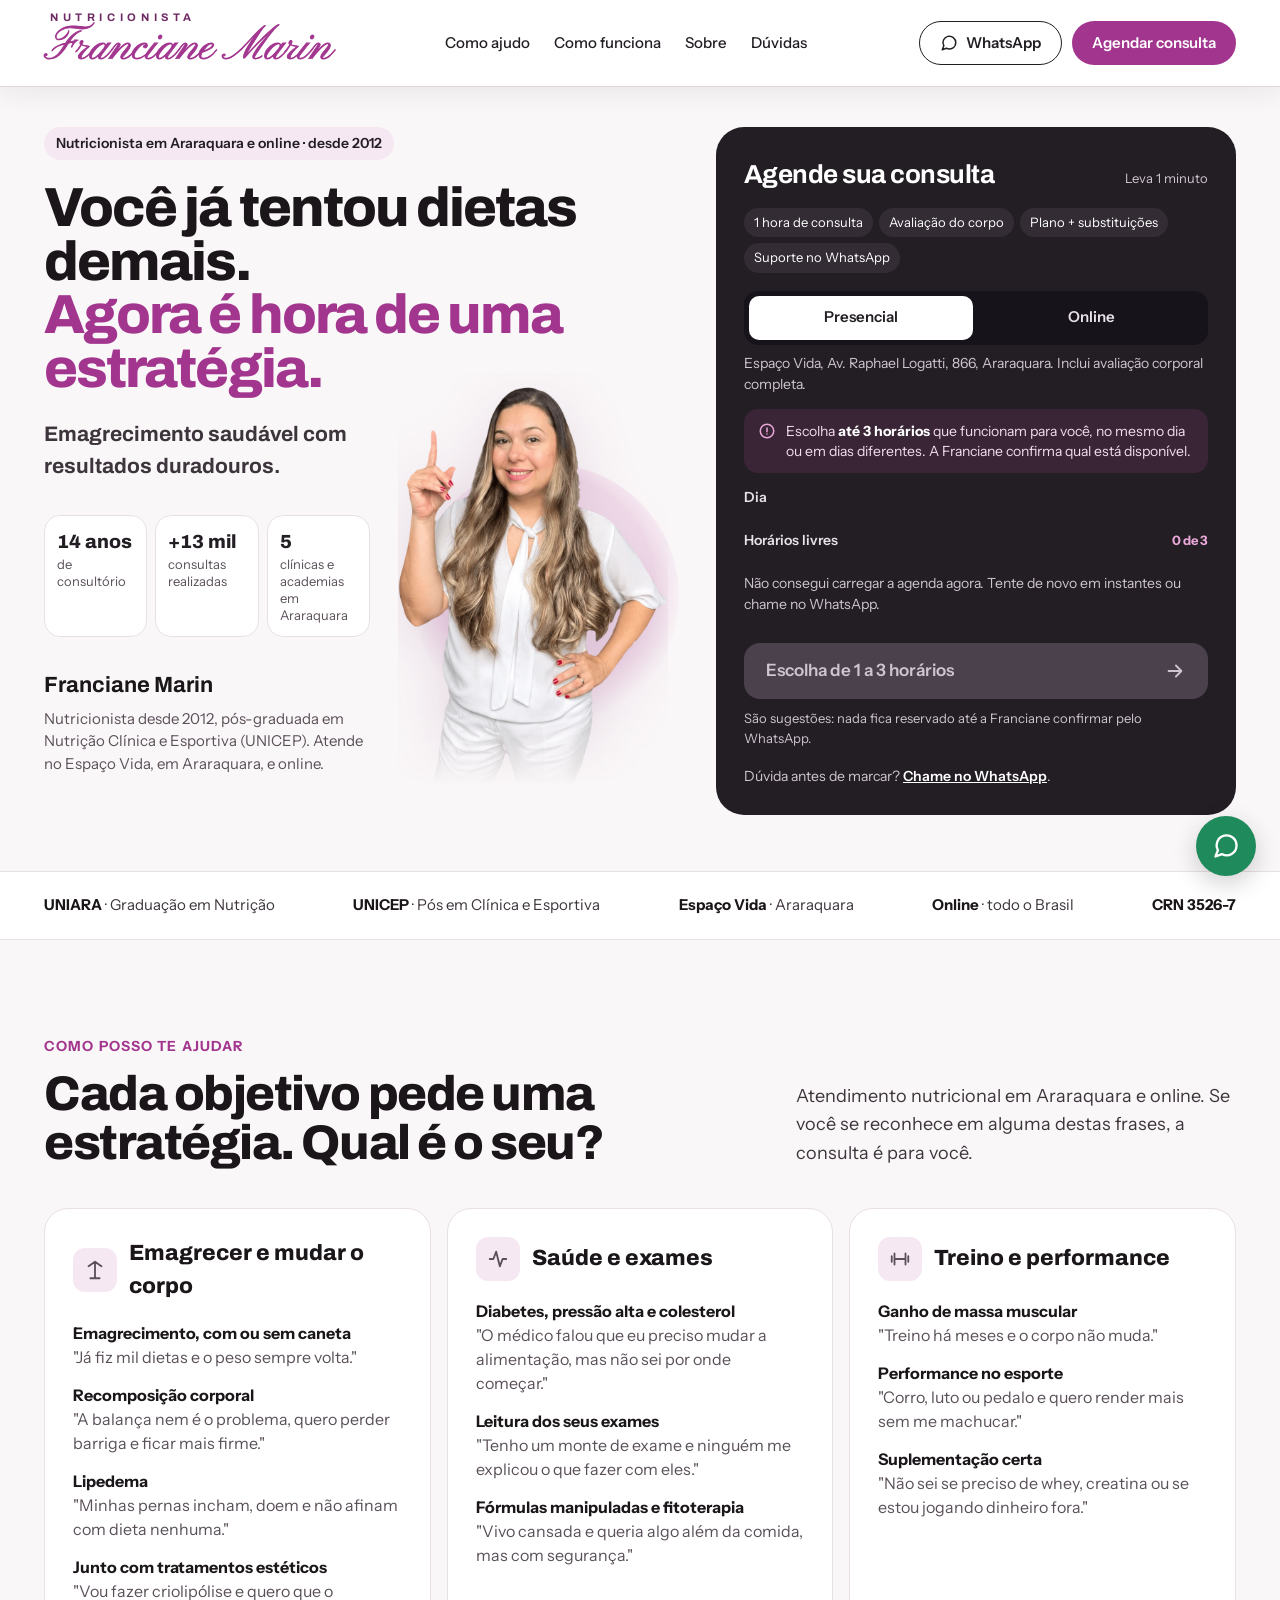
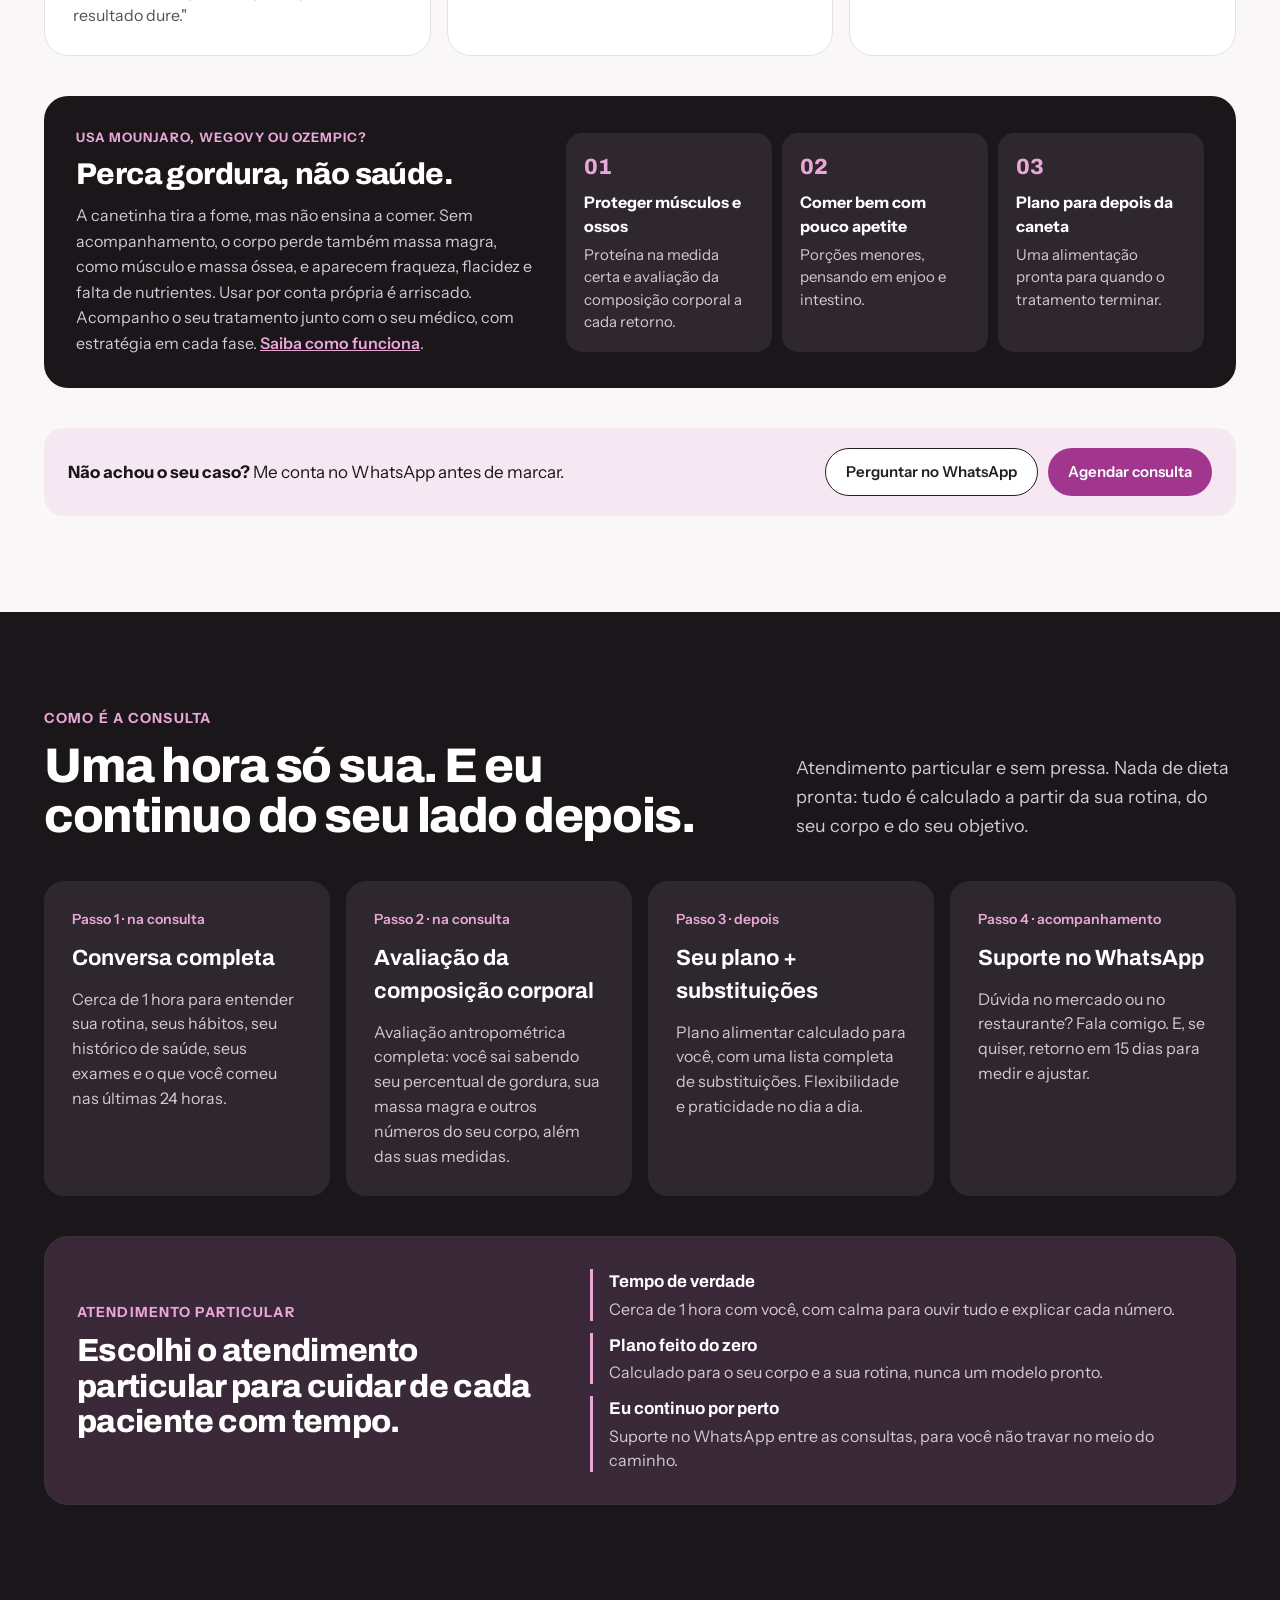
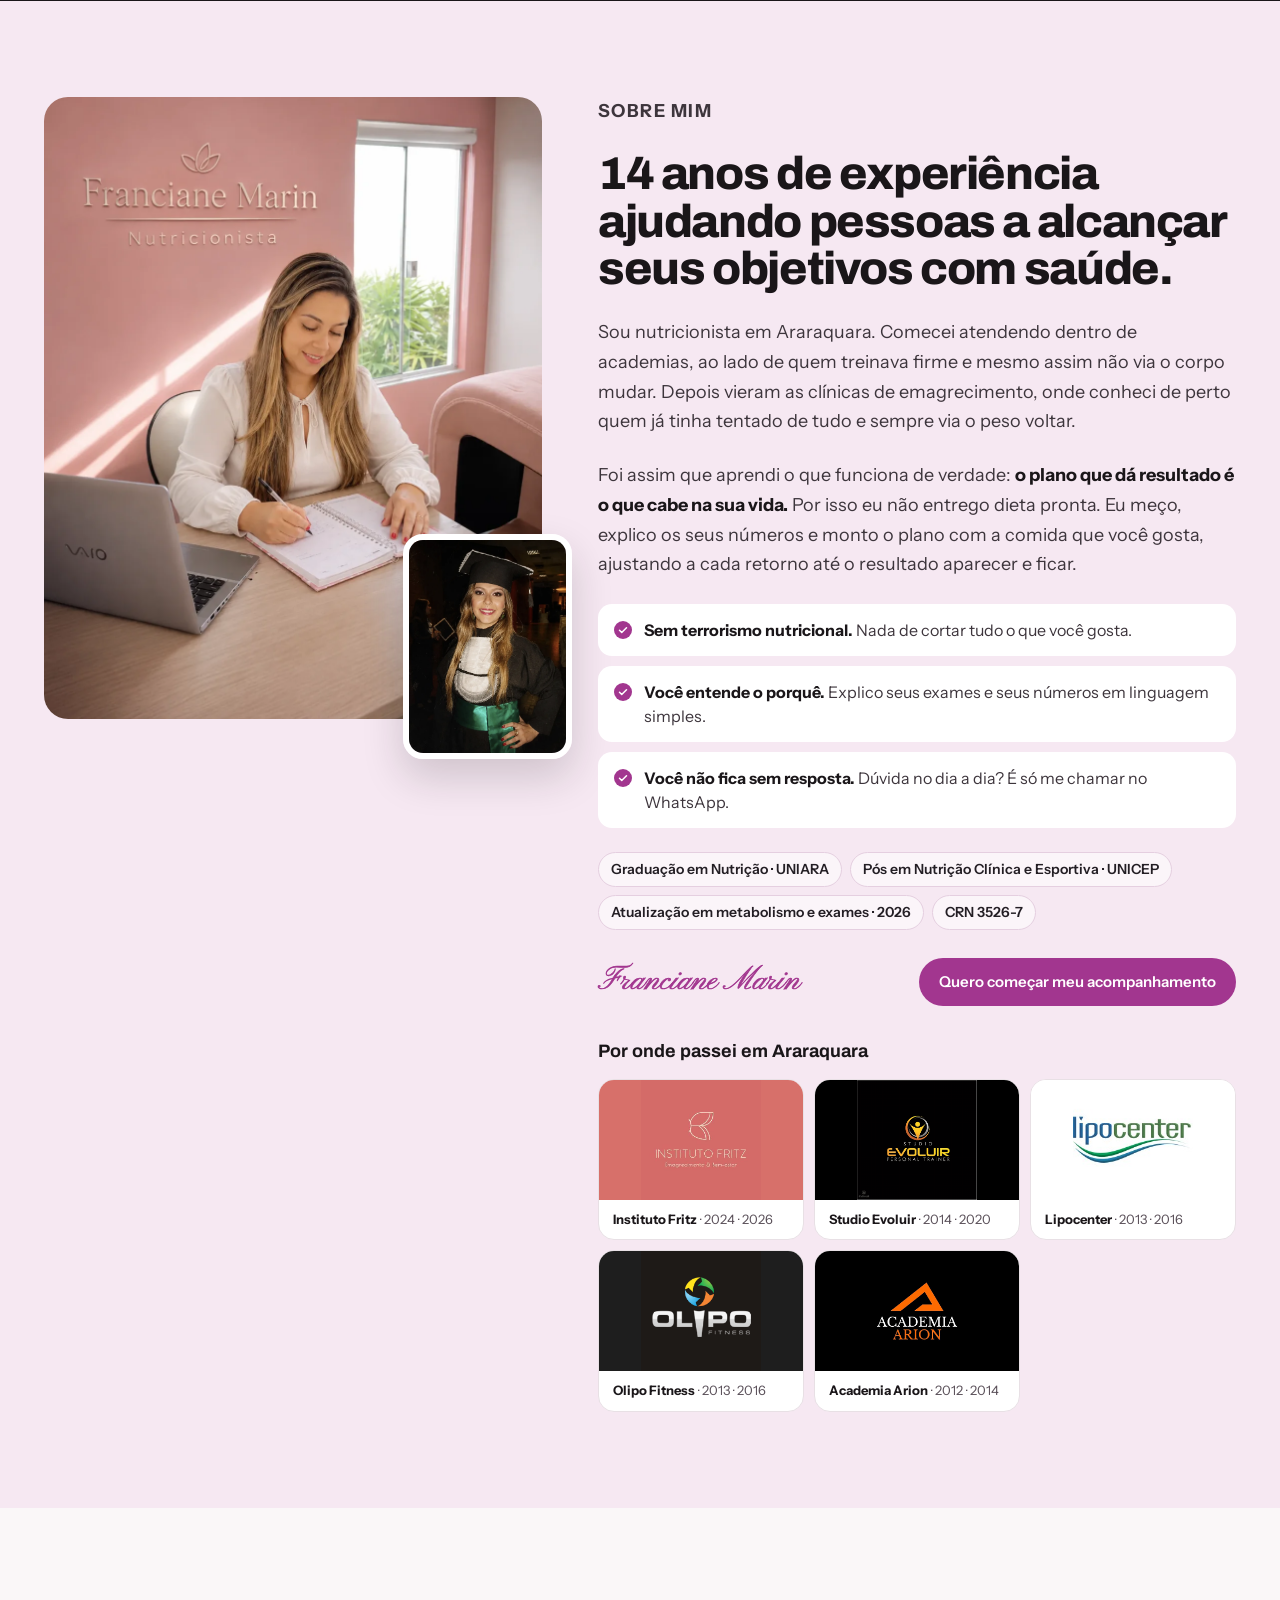
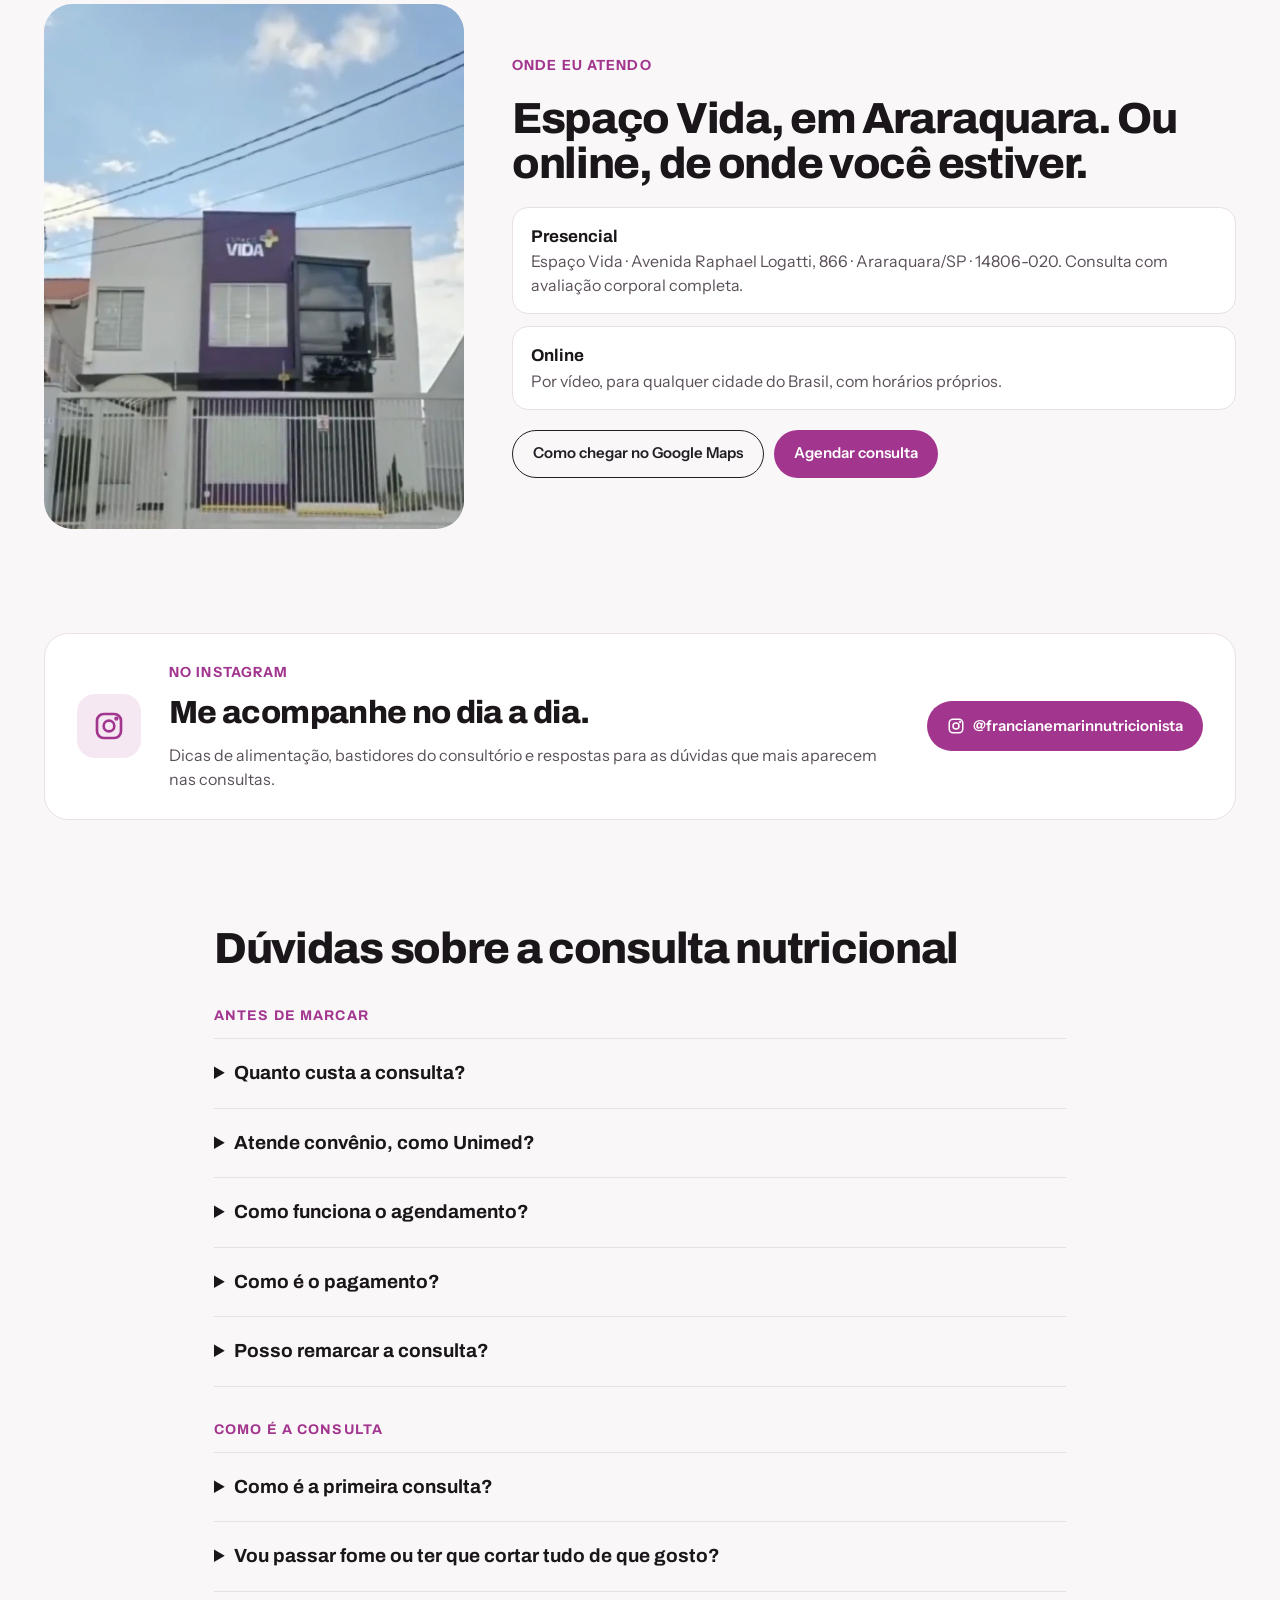
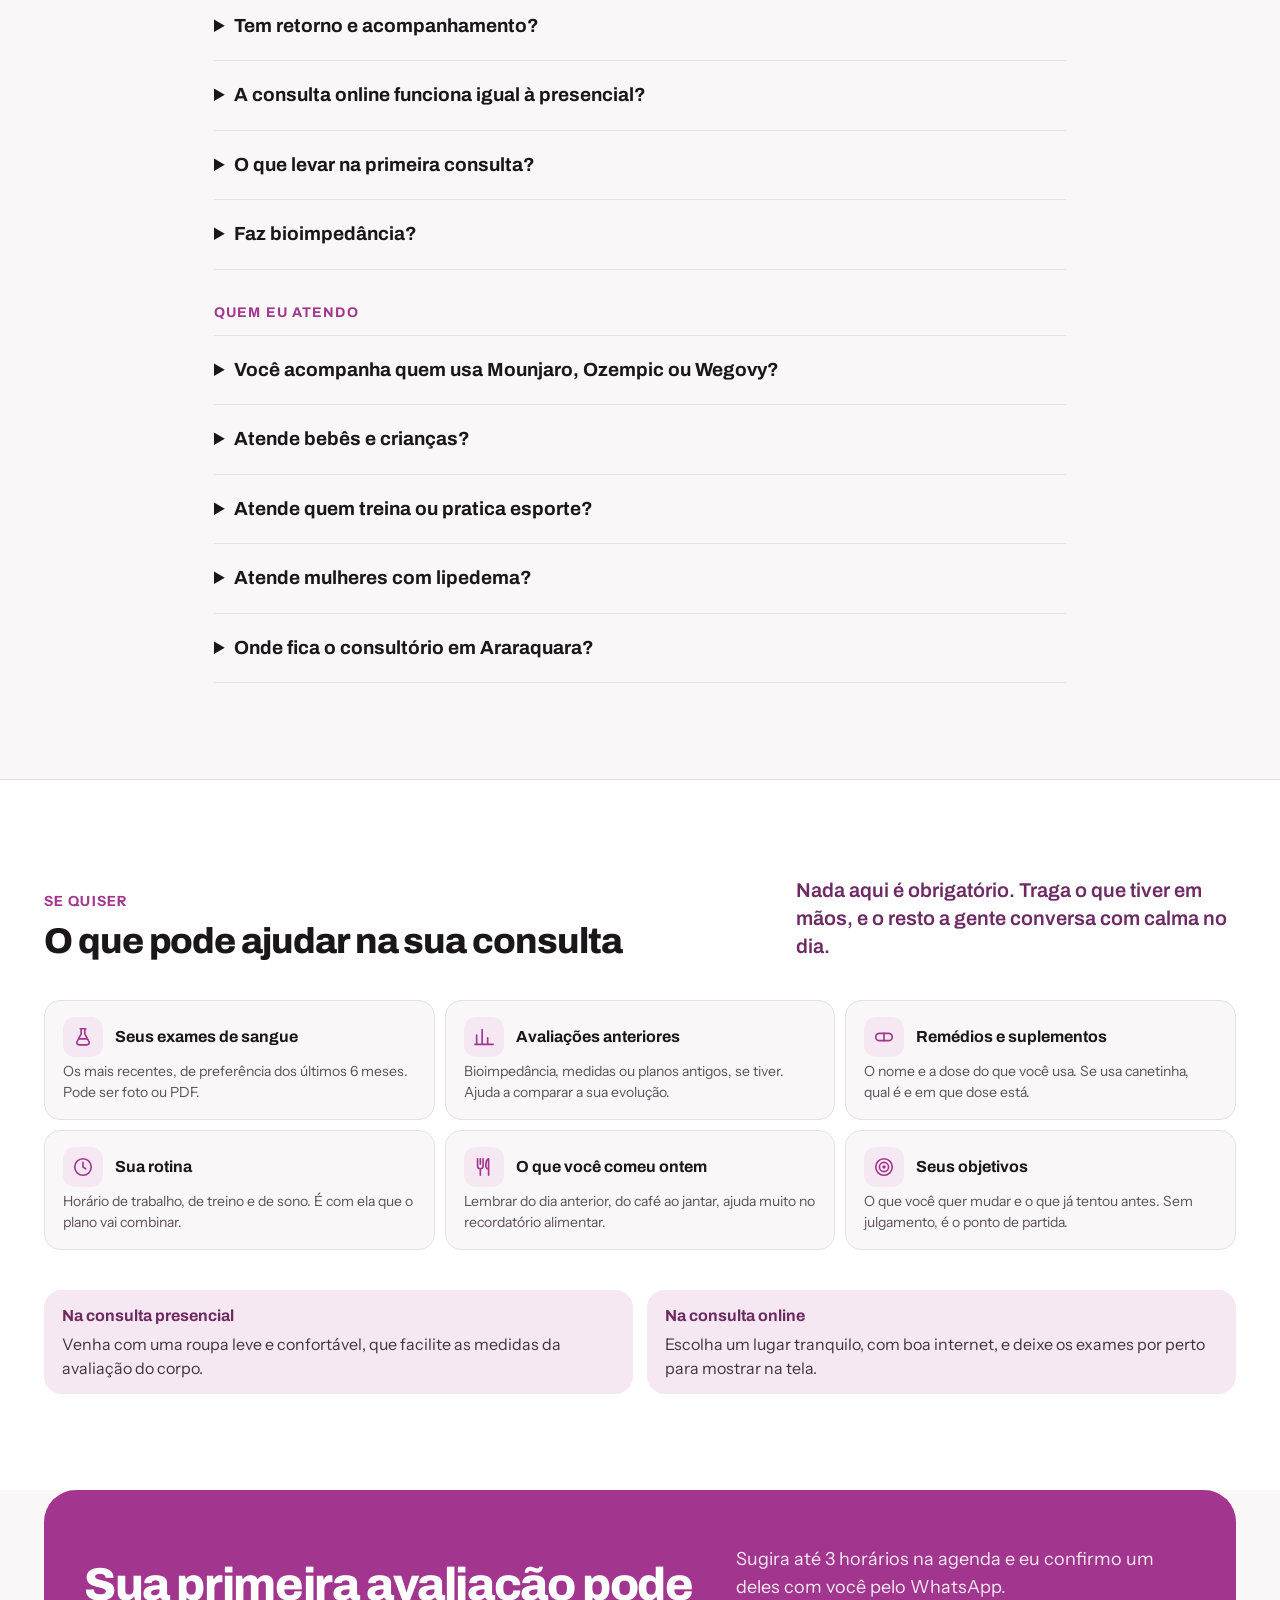
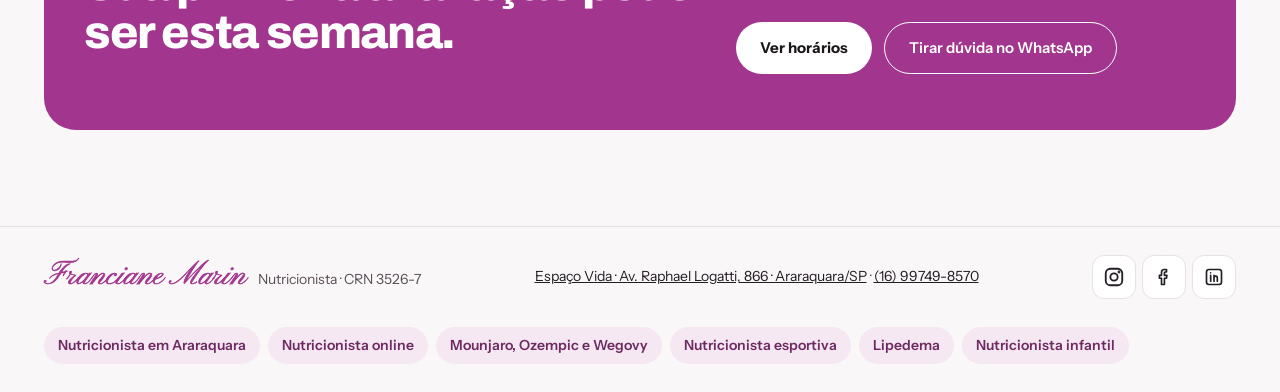
<file: index.html>
<!doctype html>
<html lang="pt-BR">
<head>
<meta charset="utf-8">
<meta name="viewport" content="width=device-width, initial-scale=1">
<title>Nutricionista em Araraquara e online | Franciane Marin</title>
<meta name="description" content="Nutricionista (nutri) em Araraquara (SP) e online, CRN 3526-7. Emagrecimento sem passar fome, acompanhamento com canetinhas (Mounjaro, Ozempic), lipedema e nutrição esportiva. Agende.">
<meta property="og:type" content="website">
<meta property="og:site_name" content="Franciane Marin · Nutricionista">
<meta property="og:url" content="https://www.francianemarin.com.br/">
<meta property="og:title" content="Franciane Marin · Nutricionista em Araraquara e online">
<meta property="og:description" content="Você já tentou dietas demais. Agora é hora de uma estratégia. Emagrecimento saudável, presencial em Araraquara e online para todo o Brasil.">
<meta property="og:image" content="https://www.francianemarin.com.br/assets/franciane-2026.jpg">
<meta property="og:image:alt" content="Franciane Marin, nutricionista em Araraquara">
<meta property="og:locale" content="pt_BR">
<meta name="twitter:card" content="summary_large_image">
<meta name="geo.region" content="BR-SP">
<meta name="geo.placename" content="Araraquara">
<meta name="theme-color" content="#A2368F">
<link rel="canonical" href="https://www.francianemarin.com.br/">
<link rel="preconnect" href="https://fonts.googleapis.com">
<link rel="preconnect" href="https://fonts.gstatic.com" crossorigin>
<link href="https://fonts.googleapis.com/css2?family=Archivo:wght@500;600;700;800&family=Instrument+Sans:wght@400;500;600&family=Pinyon+Script&display=swap" rel="stylesheet">
<link rel="stylesheet" href="styles.css?v=20261105211325">
<script type="application/ld+json">
{"@context":"https://schema.org","@graph":[{"@type":"MedicalBusiness","@id":"https://www.francianemarin.com.br/#consultorio","name":"Franciane Marin · Nutricionista","description":"Nutricionista clínica e esportiva em Araraquara (SP) e online. Emagrecimento, acompanhamento com canetinhas (GLP-1), lipedema, ganho de massa e doenças crônicas.","url":"https://www.francianemarin.com.br/","image":"https://www.francianemarin.com.br/assets/franciane-2026.jpg","logo":"https://www.francianemarin.com.br/assets/franciane-2026.jpg","telephone":"+55 16 99749-8570","priceRange":"$","medicalSpecialty":"DietNutrition","address":{"@type":"PostalAddress","streetAddress":"Avenida Raphael Logatti, 866","addressLocality":"Araraquara","addressRegion":"SP","postalCode":"14806-020","addressCountry":"BR"},"hasMap":"https://www.google.com/maps/search/?api=1&query=Avenida+Raphael+Logatti%2C+866+-+Araraquara+-+SP%2C+14806-020","areaServed":[{"@type":"City","name":"Araraquara"},{"@type":"Country","name":"Brasil"}],"openingHoursSpecification":[{"@type":"OpeningHoursSpecification","dayOfWeek":["Monday","Tuesday","Wednesday","Thursday","Friday"],"opens":"08:00","closes":"21:00"},{"@type":"OpeningHoursSpecification","dayOfWeek":"Saturday","opens":"08:00","closes":"20:00"}],"availableService":[{"@type":"MedicalTherapy","name":"Emagrecimento"},{"@type":"MedicalTherapy","name":"Acompanhamento nutricional com canetinhas (Mounjaro, Ozempic, Wegovy)"},{"@type":"MedicalTherapy","name":"Recomposição corporal"},{"@type":"MedicalTherapy","name":"Lipedema"},{"@type":"MedicalTherapy","name":"Ganho de massa muscular"},{"@type":"MedicalTherapy","name":"Nutrição esportiva"},{"@type":"MedicalTherapy","name":"Diabetes, hipertensão e colesterol"},{"@type":"MedicalTherapy","name":"Interpretação de exames"},{"@type":"MedicalTherapy","name":"Consulta nutricional online"},{"@type":"MedicalTherapy","name":"Nutrição infantil, introdução alimentar e adolescentes"},{"@type":"MedicalTherapy","name":"Seletividade alimentar no autismo (TEA) e no TDAH"}],"founder":{"@id":"https://www.francianemarin.com.br/#franciane"},"sameAs":["https://instagram.com/francianemarinnutricionista","https://www.linkedin.com/in/francianemarin","https://www.facebook.com/nutricionistafrancianemarin"]},{"@type":"Person","@id":"https://www.francianemarin.com.br/#franciane","name":"Franciane Marin","jobTitle":"Nutricionista","identifier":"CRN 3526-7","image":"https://www.francianemarin.com.br/assets/franciane-2026.jpg","url":"https://www.francianemarin.com.br/","worksFor":{"@id":"https://www.francianemarin.com.br/#consultorio"},"alumniOf":[{"@type":"CollegeOrUniversity","name":"UNIARA - Universidade de Araraquara"},{"@type":"CollegeOrUniversity","name":"UNICEP"}],"hasCredential":[{"@type":"EducationalOccupationalCredential","credentialCategory":"degree","name":"Graduação em Nutrição"},{"@type":"EducationalOccupationalCredential","credentialCategory":"certificate","name":"Pós-graduação em Nutrição Clínica e Nutrição Esportiva"}],"knowsAbout":["Nutrição clínica","Nutrição esportiva","Emagrecimento","Agonistas de GLP-1","Lipedema","Composição corporal","Fitoterapia"],"sameAs":["https://instagram.com/francianemarinnutricionista","https://www.linkedin.com/in/francianemarin","https://www.facebook.com/nutricionistafrancianemarin"]},{"@type":"WebSite","@id":"https://www.francianemarin.com.br/#site","url":"https://www.francianemarin.com.br/","name":"Franciane Marin · Nutricionista","inLanguage":"pt-BR"},{"@type":"FAQPage","mainEntity":[{"@type":"Question","name":"Quanto custa a consulta?","acceptedAnswer":{"@type":"Answer","text":"Eu envio os valores pelo WhatsApp, junto com a confirmação do horário. Você pode escolher entre a consulta avulsa e a consulta com retorno em 15 dias. Assim recebe tudo de uma vez, sem compromisso."}},{"@type":"Question","name":"Atende convênio, como Unimed?","acceptedAnswer":{"@type":"Answer","text":"Não. O meu atendimento é particular, e isso é uma escolha: assim consigo dedicar cerca de 1 hora a cada consulta, fazer uma avaliação completa e acompanhar você de perto pelo WhatsApp. Se o seu plano de saúde, como Unimed, Bradesco Saúde ou SulAmérica, reembolsa consulta com nutricionista, eu emito o recibo para você pedir o reembolso."}},{"@type":"Question","name":"Como funciona o agendamento?","acceptedAnswer":{"@type":"Answer","text":"É simples. Na agenda do site, escolha entre presencial e online e sugira até 3 horários que encaixem na sua rotina. Eu confirmo um deles pelo WhatsApp e passo todas as informações. Se preferir conversar antes, me chame no WhatsApp e marcamos por lá."}},{"@type":"Question","name":"Como é o pagamento?","acceptedAnswer":{"@type":"Answer","text":"Por Pix, combinado diretamente comigo pelo WhatsApp depois da sua solicitação. Nada é cobrado no site."}},{"@type":"Question","name":"Posso remarcar a consulta?","acceptedAnswer":{"@type":"Answer","text":"Pode remarcar, sim. Só peço que você me avise pelo WhatsApp com pelo menos 24 horas de antecedência. Assim eu consigo oferecer o seu horário para outra pessoa e encontrar um novo para você."}},{"@type":"Question","name":"Como é a primeira consulta?","acceptedAnswer":{"@type":"Answer","text":"A primeira consulta dura cerca de 1 hora, com tempo para conversarmos com calma. Começo pela anamnese completa, sobre a sua saúde, rotina e hábitos, e pelo recordatório alimentar de 24 horas. Depois faço a avaliação antropométrica, com peso e medidas do corpo, e a leitura dos seus exames. Você sai com um plano alimentar personalizado, uma lista de substituições e suporte pelo WhatsApp."}},{"@type":"Question","name":"Vou passar fome ou ter que cortar tudo de que gosto?","acceptedAnswer":{"@type":"Answer","text":"Não. Eu monto o plano a partir da sua rotina e do que você gosta de comer, para que você consiga segui-lo de verdade. Dieta de fome não se sustenta. O que funciona é uma estratégia que cabe no seu dia a dia."}},{"@type":"Question","name":"Tem retorno e acompanhamento?","acceptedAnswer":{"@type":"Answer","text":"Tem. Você pode escolher a consulta avulsa ou a consulta com retorno em 15 dias, em que ajustamos o plano e acompanhamos as suas medidas. Entre uma consulta e outra, as dúvidas do dia a dia são tiradas pelo WhatsApp."}},{"@type":"Question","name":"A consulta online funciona igual à presencial?","acceptedAnswer":{"@type":"Answer","text":"Funciona. A consulta é por vídeo, para qualquer cidade do Brasil, com o mesmo plano, a mesma lista de substituições e o mesmo suporte pelo WhatsApp. Só a avaliação antropométrica completa é feita no presencial, e os horários do online são diferentes. Veja como é a consulta online."}},{"@type":"Question","name":"O que levar na primeira consulta?","acceptedAnswer":{"@type":"Answer","text":"Leve seus exames de sangue recentes, avaliações anteriores e a lista dos remédios e suplementos que você usa. Veja o que mais pode ajudar."}},{"@type":"Question","name":"Faz bioimpedância?","acceptedAnswer":{"@type":"Answer","text":"Não uso aparelho de bioimpedância. Faço a avaliação antropométrica, com peso e medidas do corpo. Se você já fez bioimpedância em outro lugar, traga o resultado: eu leio com você e uso essas informações no seu plano."}},{"@type":"Question","name":"Você acompanha quem usa Mounjaro, Ozempic ou Wegovy?","acceptedAnswer":{"@type":"Answer","text":"Sim. Acompanho o tratamento com canetinhas junto com o seu médico, para proteger a massa magra, ajudar você a comer bem mesmo com pouco apetite e preparar a sua alimentação para quando o tratamento terminar. Quem prescreve e ajusta a dose é sempre o médico. Saiba como funciona."}},{"@type":"Question","name":"Atende bebês e crianças?","acceptedAnswer":{"@type":"Answer","text":"Sim, do bebê ao adolescente. Atendo introdução alimentar, seletividade alimentar, inclusive no autismo (TEA) e no TDAH, controle de peso e a rotina alimentar da família. Um responsável participa da consulta. Conheça a nutrição infantil."}},{"@type":"Question","name":"Atende quem treina ou pratica esporte?","acceptedAnswer":{"@type":"Answer","text":"Sim. Sou pós-graduada em Nutrição Esportiva e atendo quem quer ganhar massa, perder gordura ou melhorar o rendimento. Suplemento, só quando faz diferença. Conheça a nutrição esportiva."}},{"@type":"Question","name":"Atende mulheres com lipedema?","acceptedAnswer":{"@type":"Answer","text":"Sim. A alimentação não cura o lipedema, mas ajuda a aliviar o inchaço e o desconforto e a cuidar do peso, junto com o tratamento médico. Saiba mais."}},{"@type":"Question","name":"Onde fica o consultório em Araraquara?","acceptedAnswer":{"@type":"Answer","text":"No Espaço Vida, na Avenida Raphael Logatti, 866, Vila Sedenho, em Araraquara (SP). Quem mora na região, como em São Carlos, Américo Brasiliense ou Matão, pode vir ao consultório ou fazer a consulta online. Veja como é o atendimento presencial."}}]}]}
</script>
</head>
<body>

<header class="topo">
  <div class="topo-inner">
    <a href="#inicio" class="logo" aria-label="Franciane Marin, nutricionista">
      <span class="logo-rotulo">NUTRICIONISTA</span>
      <span class="logo-nome">Franciane Marin</span>
    </a>
    <nav aria-label="Seções" class="menu">
      <a href="#ajuda">Como ajudo</a>
      <a href="#metodo">Como funciona</a>
      <a href="#sobre">Sobre</a>
      <a href="#perguntas">Dúvidas</a>
    </nav>
    <div class="topo-acoes">
      <a class="botao botao-contorno" href="https://wa.me/5516997498570" target="_blank" rel="noopener">
        <svg aria-hidden="true" width="18" height="18" viewBox="0 0 24 24" fill="none" stroke="currentColor" stroke-width="2" stroke-linecap="round" stroke-linejoin="round"><path d="M21 11.5a8.4 8.4 0 0 1-12.5 7.4L3 21l2.1-5.4A8.5 8.5 0 1 1 21 11.5z"/></svg>
        WhatsApp
      </a>
      <a class="botao botao-rosa" href="#agenda">Agendar consulta</a>
    </div>
  </div>
</header>

<main id="inicio">

  <!-- Hero: autoridade + agenda -->
  <section class="hero container">
    <div class="hero-texto">
      <p class="selo">Nutricionista em Araraquara e online · desde 2012</p>
      <h1>Você já tentou dietas demais. <span class="h1-destaque">Agora é hora de uma estratégia.</span></h1>
      <div class="hero-corpo">
        <div class="hero-col">
          <p class="hero-caneta">Emagrecimento saudável com resultados duradouros.</p>
        </div>
        <div class="hero-foto"><img src="assets/franciane-topo3.webp" alt="Franciane Marin, nutricionista em Araraquara, sorrindo e apontando para a frase" width="760" height="1160" fetchpriority="high"></div>
        <ul class="numeros">
          <li><strong>14 anos</strong><span>de consultório</span></li>
          <li><strong>+13 mil</strong><span>consultas realizadas</span></li>
          <li><strong>5</strong><span>clínicas e academias em Araraquara</span></li>
        </ul>
        <div class="hero-perfil">
          <div>
            <p class="hero-perfil-nome">Franciane Marin</p>
            <p>Nutricionista desde 2012, pós-graduada em Nutrição Clínica e Esportiva (UNICEP). Atende no Espaço Vida, em Araraquara, e online.</p>
          </div>
        </div>
      </div>
    </div>

    <!-- Agendamento -->
    <aside id="agenda" class="agenda" aria-labelledby="agenda-titulo">
      <div class="agenda-cabeca">
        <h2 id="agenda-titulo">Agende sua consulta</h2>
        <span>Leva 1 minuto</span>
      </div>
      <ul class="inclui" aria-label="O que a consulta inclui">
        <li>1 hora de consulta</li>
        <li>Avaliação do corpo</li>
        <li>Plano + substituições</li>
        <li>Suporte no WhatsApp</li>
      </ul>

      <form id="form-agenda" novalidate>
        <!-- Etapa 1: formato, dia e horário -->
        <div class="etapa" data-etapa="1">
          <div class="formato" role="radiogroup" aria-label="Formato da consulta">
            <button type="button" role="radio" aria-checked="true" data-modo="presencial">Presencial</button>
            <button type="button" role="radio" aria-checked="false" data-modo="online">Online</button>
          </div>
          <p class="nota-modo" id="nota-modo">Espaço Vida, Araraquara.</p>

          <p class="dica-opcoes">
            <svg aria-hidden="true" width="18" height="18" viewBox="0 0 24 24" fill="none" stroke="currentColor" stroke-width="2" stroke-linecap="round" stroke-linejoin="round"><circle cx="12" cy="12" r="9"/><path d="M12 8v5M12 16v.01"/></svg>
            <span>Escolha <strong>até 3 horários</strong> que funcionam para você, no mesmo dia ou em dias diferentes. A Franciane confirma qual está disponível.</span>
          </p>

          <p class="rotulo" id="rotulo-dias">Dia</p>
          <div class="dias" id="dias" role="radiogroup" aria-labelledby="rotulo-dias"></div>

          <div class="rotulo-linha">
            <p class="rotulo" id="rotulo-horarios">Horários livres</p>
            <span class="contador-opcoes" id="contador-opcoes" aria-live="polite">0 de 3</span>
          </div>
          <div class="horarios" id="horarios" role="group" aria-labelledby="rotulo-horarios"></div>
          <p class="carregando" id="estado-horarios" hidden></p>
          <p class="limite-opcoes" id="limite-opcoes" role="status" hidden>Você já escolheu 3 opções. Tire uma para trocar.</p>

          <ol class="escolhidos" id="escolhidos" aria-label="Suas opções" hidden></ol>

          <button type="button" class="botao-agenda" id="continuar" disabled>
            <span id="continuar-texto">Escolha de 1 a 3 horários</span>
            <svg aria-hidden="true" width="22" height="22" viewBox="0 0 24 24" fill="none" stroke="currentColor" stroke-width="2" stroke-linecap="round" stroke-linejoin="round"><path d="M5 12h14M13 6l6 6-6 6"/></svg>
          </button>
          <p class="aviso-leve">São sugestões: nada fica reservado até a Franciane confirmar pelo WhatsApp.</p>
        </div>

        <!-- Etapa 2: dados de contato -->
        <div class="etapa" data-etapa="2" hidden>
          <button type="button" class="voltar" id="voltar">
            <svg aria-hidden="true" width="18" height="18" viewBox="0 0 24 24" fill="none" stroke="currentColor" stroke-width="2" stroke-linecap="round" stroke-linejoin="round"><path d="M19 12H5M11 18l-6-6 6-6"/></svg>
            Trocar horários
          </button>
          <div class="resumo" id="resumo"></div>

          <div class="campo">
            <label for="nome">Seu nome</label>
            <input id="nome" name="nome" type="text" autocomplete="name" required aria-describedby="erro-nome">
            <p class="erro" id="erro-nome" aria-live="polite"></p>
          </div>

          <div class="campo">
            <label for="telefone">WhatsApp com DDD <span class="obrigatorio">obrigatório</span></label>
            <div class="telefone">
              <select id="pais" name="pais" aria-label="Código do país">
                <option value="55" selected>Brasil +55</option>
                <option value="351">Portugal +351</option>
                <option value="1">EUA / Canadá +1</option>
                <option value="54">Argentina +54</option>
                <option value="595">Paraguai +595</option>
                <option value="598">Uruguai +598</option>
                <option value="56">Chile +56</option>
                <option value="34">Espanha +34</option>
                <option value="39">Itália +39</option>
                <option value="44">Reino Unido +44</option>
                <option value="49">Alemanha +49</option>
                <option value="33">França +33</option>
                <option value="81">Japão +81</option>
                <option value="outro">Outro país</option>
              </select>
              <input id="codigo-outro" name="codigo-outro" type="text" inputmode="numeric" placeholder="+ código" aria-label="Código do país" hidden>
              <input id="telefone" name="telefone" type="tel" inputmode="tel" autocomplete="tel-national" placeholder="(16) 99999-9999" required aria-describedby="erro-telefone">
            </div>
            <p class="erro" id="erro-telefone" aria-live="polite"></p>
          </div>

          <button type="submit" class="botao-agenda" id="enviar">
            <span>Enviar minhas sugestões</span>
            <svg aria-hidden="true" width="22" height="22" viewBox="0 0 24 24" fill="none" stroke="currentColor" stroke-width="2" stroke-linecap="round" stroke-linejoin="round"><path d="M5 12h14M13 6l6 6-6 6"/></svg>
          </button>
          <p class="aviso-leve">Nada é cobrado agora. A Franciane te chama no WhatsApp para confirmar qual horário está disponível e passar os valores. Pagamento por Pix.</p>
          <p class="aviso-dados">Seus dados são usados só para o contato sobre a consulta.</p>
        </div>

        <!-- Etapa 3: solicitação enviada -->
        <div class="etapa etapa-ok" data-etapa="3" hidden tabindex="-1">
          <span class="ok-icone" aria-hidden="true">
            <svg width="28" height="28" viewBox="0 0 24 24" fill="none" stroke="currentColor" stroke-width="2.4" stroke-linecap="round" stroke-linejoin="round"><path d="M5 12.5l4.5 4.5L19 7.5"/></svg>
          </span>
          <h3>Solicitação enviada!</h3>
          <div class="ok-resumo" id="ok-resumo"></div>
          <ol class="proximos">
            <li>A Franciane te chama no WhatsApp para confirmar o horário.</li>
            <li>Ela passa os valores e as opções de consulta.</li>
            <li>O pagamento é por Pix, combinado com ela.</li>
          </ol>
          <a class="ok-preparo" href="#preparo">Se quiser, veja o que pode ajudar na consulta</a>
          <a class="botao botao-contorno-branco ok-whats" id="ok-whats" href="https://wa.me/5516997498570" target="_blank" rel="noopener">Quer adiantar? Mande uma mensagem no WhatsApp</a>
          <button type="button" class="voltar" id="nova">Fazer outra solicitação</button>
        </div>
      </form>

      <p class="agenda-duvida">Dúvida antes de marcar? <a href="https://wa.me/5516997498570" target="_blank" rel="noopener">Chame no WhatsApp</a>.</p>
    </aside>
  </section>

  <!-- Credenciais -->
  <section class="faixa" aria-label="Formação e atuação">
    <div class="container faixa-inner">
      <span><strong>UNIARA</strong> · Graduação em Nutrição</span>
      <span><strong>UNICEP</strong> · Pós em Clínica e Esportiva</span>
      <span><strong>Espaço Vida</strong> · Araraquara</span>
      <span><strong>Online</strong> · todo o Brasil</span>
      <span><strong>CRN 3526-7</strong></span>
    </div>
  </section>

  <!-- Como posso te ajudar -->
  <section id="ajuda" class="container secao">
    <div class="secao-cabeca">
      <div>
        <p class="sobretitulo">Como posso te ajudar</p>
        <h2>Cada objetivo pede uma estratégia. Qual é o seu?</h2>
      </div>
      <p>Atendimento nutricional em Araraquara e online. Se você se reconhece em alguma destas frases, a consulta é para você.</p>
    </div>

    <div class="grupos">
      <article class="grupo">
        <div class="grupo-cabeca">
          <span class="icone" aria-hidden="true"><svg width="22" height="22" viewBox="0 0 24 24" fill="none" stroke="currentColor" stroke-width="2" stroke-linecap="round" stroke-linejoin="round"><path d="M12 3v18M5 8l7-5 7 5M7 21h10"/></svg></span>
          <h3>Emagrecer e mudar o corpo</h3>
        </div>
        <ul>
          <li><strong>Emagrecimento, com ou sem caneta</strong><span>"Já fiz mil dietas e o peso sempre volta."</span></li>
          <li><strong>Recomposição corporal</strong><span>"A balança nem é o problema, quero perder barriga e ficar mais firme."</span></li>
          <li><strong>Lipedema</strong><span>"Minhas pernas incham, doem e não afinam com dieta nenhuma."</span></li>
          <li><strong>Junto com tratamentos estéticos</strong><span>"Vou fazer criolipólise e quero que o resultado dure."</span></li>
        </ul>
      </article>
      <article class="grupo">
        <div class="grupo-cabeca">
          <span class="icone" aria-hidden="true"><svg width="22" height="22" viewBox="0 0 24 24" fill="none" stroke="currentColor" stroke-width="2" stroke-linecap="round" stroke-linejoin="round"><path d="M3 12h4l3-8 4 16 3-8h4"/></svg></span>
          <h3>Saúde e exames</h3>
        </div>
        <ul>
          <li><strong>Diabetes, pressão alta e colesterol</strong><span>"O médico falou que eu preciso mudar a alimentação, mas não sei por onde começar."</span></li>
          <li><strong>Leitura dos seus exames</strong><span>"Tenho um monte de exame e ninguém me explicou o que fazer com eles."</span></li>
          <li><strong>Fórmulas manipuladas e fitoterapia</strong><span>"Vivo cansada e queria algo além da comida, mas com segurança."</span></li>
        </ul>
      </article>
      <article class="grupo">
        <div class="grupo-cabeca">
          <span class="icone" aria-hidden="true"><svg width="22" height="22" viewBox="0 0 24 24" fill="none" stroke="currentColor" stroke-width="2" stroke-linecap="round" stroke-linejoin="round"><path d="M6 6v12M18 6v12M3 9v6M21 9v6M6 12h12"/></svg></span>
          <h3>Treino e performance</h3>
        </div>
        <ul>
          <li><strong>Ganho de massa muscular</strong><span>"Treino há meses e o corpo não muda."</span></li>
          <li><strong>Performance no esporte</strong><span>"Corro, luto ou pedalo e quero render mais sem me machucar."</span></li>
          <li><strong>Suplementação certa</strong><span>"Não sei se preciso de whey, creatina ou se estou jogando dinheiro fora."</span></li>
        </ul>
      </article>
    </div>

    <div id="canetinhas" class="caneta">
      <div class="caneta-texto">
        <p class="sobretitulo sobretitulo-claro">Usa Mounjaro, Wegovy ou Ozempic?</p>
        <h3>Perca gordura, não saúde.</h3>
        <p>A canetinha tira a fome, mas não ensina a comer. Sem acompanhamento, o corpo perde também massa magra, como músculo e massa óssea, e aparecem fraqueza, flacidez e falta de nutrientes. Usar por conta própria é arriscado. Acompanho o seu tratamento junto com o seu médico, com estratégia em cada fase. <a href="/mounjaro-ozempic/">Saiba como funciona</a>.</p>
      </div>
      <ol class="caneta-pontos">
        <li><span>01</span><strong>Proteger músculos e ossos</strong><p>Proteína na medida certa e avaliação da composição corporal a cada retorno.</p></li>
        <li><span>02</span><strong>Comer bem com pouco apetite</strong><p>Porções menores, pensando em enjoo e intestino.</p></li>
        <li><span>03</span><strong>Plano para depois da caneta</strong><p>Uma alimentação pronta para quando o tratamento terminar.</p></li>
      </ol>
    </div>

    <div class="nao-achou">
      <p><strong>Não achou o seu caso?</strong> Me conta no WhatsApp antes de marcar.</p>
      <div class="nao-achou-acoes">
        <a class="botao botao-contorno botao-branco" href="https://wa.me/5516997498570" target="_blank" rel="noopener">Perguntar no WhatsApp</a>
        <a class="botao botao-rosa" href="#agenda">Agendar consulta</a>
      </div>
    </div>
  </section>

  <!-- Como é a consulta -->
  <section id="metodo" class="escuro">
    <div class="container secao">
      <div class="secao-cabeca">
        <div>
          <p class="sobretitulo sobretitulo-claro">Como é a consulta</p>
          <h2>Uma hora só sua. E eu continuo do seu lado depois.</h2>
        </div>
        <p>Atendimento particular e sem pressa. Nada de dieta pronta: tudo é calculado a partir da sua rotina, do seu corpo e do seu objetivo.</p>
      </div>
      <ol class="passos">
        <li><span>Passo 1 · na consulta</span><h3>Conversa completa</h3><p>Cerca de 1 hora para entender sua rotina, seus hábitos, seu histórico de saúde, seus exames e o que você comeu nas últimas 24 horas.</p></li>
        <li><span>Passo 2 · na consulta</span><h3>Avaliação da composição corporal</h3><p>Avaliação antropométrica completa: você sai sabendo seu percentual de gordura, sua massa magra e outros números do seu corpo, além das suas medidas.</p></li>
        <li><span>Passo 3 · depois</span><h3>Seu plano + substituições</h3><p>Plano alimentar calculado para você, com uma lista completa de substituições. Flexibilidade e praticidade no dia a dia.</p></li>
        <li><span>Passo 4 · acompanhamento</span><h3>Suporte no WhatsApp</h3><p>Dúvida no mercado ou no restaurante? Fala comigo. E, se quiser, retorno em 15 dias para medir e ajustar.</p></li>
      </ol>

      <div class="particular">
        <div class="particular-texto">
          <p class="sobretitulo sobretitulo-claro">Atendimento particular</p>
          <h3>Escolhi o atendimento particular para cuidar de cada paciente com tempo.</h3>
        </div>
        <ul class="particular-lista">
          <li><strong>Tempo de verdade</strong><span>Cerca de 1 hora com você, com calma para ouvir tudo e explicar cada número.</span></li>
          <li><strong>Plano feito do zero</strong><span>Calculado para o seu corpo e a sua rotina, nunca um modelo pronto.</span></li>
          <li><strong>Eu continuo por perto</strong><span>Suporte no WhatsApp entre as consultas, para você não travar no meio do caminho.</span></li>
        </ul>
      </div>
    </div>
  </section>

  <!-- Sobre -->
  <section id="sobre" class="sobre">
    <div class="container secao sobre-inner">
      <div class="sobre-fotos">
        <img class="sobre-foto-consultorio" src="assets/consultorio.webp" alt="Franciane Marin no consultório, com o nome dela na parede rosa" loading="lazy" width="1000" height="1333">
        <img class="sobre-foto-formatura-card" src="assets/formatura.webp" alt="Franciane Marin na formatura em Nutrição" loading="lazy" width="946" height="1261">
      </div>
      <div class="sobre-texto">
        <p class="sobretitulo sobretitulo-escuro">Sobre mim</p>
        <h2>14 anos de experiência ajudando pessoas a alcançar seus objetivos com saúde.</h2>
        <p>Sou nutricionista em Araraquara. Comecei atendendo dentro de academias, ao lado de quem treinava firme e mesmo assim não via o corpo mudar. Depois vieram as clínicas de emagrecimento, onde conheci de perto quem já tinha tentado de tudo e sempre via o peso voltar.</p>
        <p>Foi assim que aprendi o que funciona de verdade: <strong>o plano que dá resultado é o que cabe na sua vida.</strong> Por isso eu não entrego dieta pronta. Eu meço, explico os seus números e monto o plano com a comida que você gosta, ajustando a cada retorno até o resultado aparecer e ficar.</p>

        <ul class="sobre-esperar" aria-label="O que você pode esperar">
          <li><strong>Sem terrorismo nutricional.</strong> Nada de cortar tudo o que você gosta.</li>
          <li><strong>Você entende o porquê.</strong> Explico seus exames e seus números em linguagem simples.</li>
          <li><strong>Você não fica sem resposta.</strong> Dúvida no dia a dia? É só me chamar no WhatsApp.</li>
        </ul>

        <ul class="sobre-formacao" aria-label="Formação">
          <li>Graduação em Nutrição · UNIARA</li>
          <li>Pós em Nutrição Clínica e Esportiva · UNICEP</li>
          <li>Atualização em metabolismo e exames · 2026</li>
          <li>CRN 3526-7</li>
        </ul>

        <div class="sobre-assinatura">
          <span class="logo-nome logo-nome-pequeno">Franciane Marin</span>
          <a class="botao botao-rosa" href="#agenda">Quero começar meu acompanhamento</a>
        </div>

        <h3>Por onde passei em Araraquara</h3>
        <ul class="lugares">
          <li><img src="assets/logos/instituto-fritz.png" alt="Logo do Instituto Fritz" loading="lazy" style="background:#D7706A"><span><strong>Instituto Fritz</strong> · 2024 · 2026</span></li>
          <li><img src="assets/logos/studio-evoluir.png" alt="Logo do Studio Evoluir" loading="lazy" style="background:#000"><span><strong>Studio Evoluir</strong> · 2014 · 2020</span></li>
          <li><img src="assets/logos/lipocenter.png" alt="Logo da Lipocenter" loading="lazy" style="background:#fff"><span><strong>Lipocenter</strong> · 2013 · 2016</span></li>
          <li><img src="assets/logos/olipo-fitness.png" alt="Logo da Olipo Fitness" loading="lazy" style="background:#1E1E1E"><span><strong>Olipo Fitness</strong> · 2013 · 2016</span></li>
          <li><img src="assets/logos/academia-arion.png" alt="Logo da Academia Arion" loading="lazy" style="background:#000"><span><strong>Academia Arion</strong> · 2012 · 2014</span></li>
        </ul>
      </div>
    </div>
  </section>

  <!-- Onde eu atendo -->
  <section id="onde" class="container secao">
    <div class="onde">
      <img class="onde-foto" src="assets/espaco-vida.webp" alt="Fachada do Espaço Vida, consultório de nutrição em Araraquara" loading="lazy" width="736" height="1156">
      <div class="onde-texto">
        <p class="sobretitulo">Onde eu atendo</p>
        <h2>Espaço Vida, em Araraquara. Ou online, de onde você estiver.</h2>
        <ul class="onde-lista">
          <li><strong>Presencial</strong><span>Espaço Vida · Avenida Raphael Logatti, 866 · Araraquara/SP · 14806-020. Consulta com avaliação corporal completa.</span></li>
          <li><strong>Online</strong><span>Por vídeo, para qualquer cidade do Brasil, com horários próprios.</span></li>
        </ul>
        <div class="onde-acoes">
          <a class="botao botao-contorno" href="https://www.google.com/maps/search/?api=1&amp;query=Avenida+Raphael+Logatti%2C+866+-+Araraquara+-+SP%2C+14806-020" target="_blank" rel="noopener">Como chegar no Google Maps</a>
          <a class="botao botao-rosa" href="#agenda">Agendar consulta</a>
        </div>
      </div>
    </div>
  </section>

  <!-- Instagram -->
  <section class="container" aria-label="Instagram">
    <div class="insta">
      <span class="insta-icone"><svg aria-hidden="true" width="22" height="22" viewBox="0 0 24 24" fill="none" stroke="currentColor" stroke-width="2" stroke-linecap="round" stroke-linejoin="round"><rect x="3" y="3" width="18" height="18" rx="5"/><circle cx="12" cy="12" r="4"/><circle cx="17.5" cy="6.5" r="0.6" fill="currentColor"/></svg></span>
      <div class="insta-texto">
        <p class="sobretitulo">No Instagram</p>
        <h2>Me acompanhe no dia a dia.</h2>
        <p>Dicas de alimentação, bastidores do consultório e respostas para as dúvidas que mais aparecem nas consultas.</p>
      </div>
      <a class="botao botao-rosa insta-botao" href="https://instagram.com/francianemarinnutricionista" target="_blank" rel="noopener"><svg aria-hidden="true" width="18" height="18" viewBox="0 0 24 24" fill="none" stroke="currentColor" stroke-width="2" stroke-linecap="round" stroke-linejoin="round"><rect x="3" y="3" width="18" height="18" rx="5"/><circle cx="12" cy="12" r="4"/><circle cx="17.5" cy="6.5" r="0.6" fill="currentColor"/></svg>@francianemarinnutricionista</a>
    </div>
  </section>

  <!-- Dúvidas -->
  <section id="perguntas" class="container secao perguntas">
    <h2>Dúvidas sobre a consulta nutricional</h2>
    <div class="lista-perguntas">
      <h3 class="perguntas-grupo">Antes de marcar</h3>
      <details><summary>Quanto custa a consulta?</summary><p>Eu envio os valores pelo <a href="https://wa.me/5516997498570" target="_blank" rel="noopener">WhatsApp</a>, junto com a confirmação do horário. Você pode escolher entre a consulta avulsa e a consulta com retorno em 15 dias. Assim recebe tudo de uma vez, sem compromisso.</p></details>
      <details><summary>Atende convênio, como Unimed?</summary><p>Não. O meu atendimento é particular, e isso é uma escolha: assim consigo dedicar cerca de 1 hora a cada consulta, fazer uma avaliação completa e acompanhar você de perto pelo WhatsApp. Se o seu plano de saúde, como Unimed, Bradesco Saúde ou SulAmérica, reembolsa consulta com nutricionista, eu emito o recibo para você pedir o reembolso.</p></details>
      <details><summary>Como funciona o agendamento?</summary><p>É simples. <a href="#agenda">Na agenda do site</a>, escolha entre presencial e online e sugira até 3 horários que encaixem na sua rotina. Eu confirmo um deles pelo WhatsApp e passo todas as informações. Se preferir conversar antes, <a href="https://wa.me/5516997498570" target="_blank" rel="noopener">me chame no WhatsApp</a> e marcamos por lá.</p></details>
      <details><summary>Como é o pagamento?</summary><p>Por Pix, combinado diretamente comigo pelo WhatsApp depois da sua solicitação. Nada é cobrado no site.</p></details>
      <details><summary>Posso remarcar a consulta?</summary><p>Pode remarcar, sim. Só peço que você me avise pelo <a href="https://wa.me/5516997498570" target="_blank" rel="noopener">WhatsApp</a> com pelo menos 24 horas de antecedência. Assim eu consigo oferecer o seu horário para outra pessoa e encontrar um novo para você.</p></details>
      <h3 class="perguntas-grupo">Como é a consulta</h3>
      <details><summary>Como é a primeira consulta?</summary><p>A primeira consulta dura cerca de 1 hora, com tempo para conversarmos com calma. Começo pela anamnese completa, sobre a sua saúde, rotina e hábitos, e pelo recordatório alimentar de 24 horas. Depois faço a avaliação antropométrica, com peso e medidas do corpo, e a leitura dos seus exames. Você sai com um plano alimentar personalizado, uma lista de substituições e suporte pelo WhatsApp.</p></details>
      <details><summary>Vou passar fome ou ter que cortar tudo de que gosto?</summary><p>Não. Eu monto o plano a partir da sua rotina e do que você gosta de comer, para que você consiga segui-lo de verdade. Dieta de fome não se sustenta. O que funciona é uma estratégia que cabe no seu dia a dia.</p></details>
      <details><summary>Tem retorno e acompanhamento?</summary><p>Tem. Você pode escolher a consulta avulsa ou a consulta com retorno em 15 dias, em que ajustamos o plano e acompanhamos as suas medidas. Entre uma consulta e outra, as dúvidas do dia a dia são tiradas pelo WhatsApp.</p></details>
      <details><summary>A consulta online funciona igual à presencial?</summary><p>Funciona. A consulta é por vídeo, para qualquer cidade do Brasil, com o mesmo plano, a mesma lista de substituições e o mesmo suporte pelo WhatsApp. Só a avaliação antropométrica completa é feita no presencial, e os horários do online são diferentes. <a href="/nutricionista-online/">Veja como é a consulta online</a>.</p></details>
      <details><summary>O que levar na primeira consulta?</summary><p>Leve seus exames de sangue recentes, avaliações anteriores e a lista dos remédios e suplementos que você usa. <a href="#preparo">Veja o que mais pode ajudar</a>.</p></details>
      <details><summary>Faz bioimpedância?</summary><p>Não uso aparelho de bioimpedância. Faço a avaliação antropométrica, com peso e medidas do corpo. Se você já fez bioimpedância em outro lugar, traga o resultado: eu leio com você e uso essas informações no seu plano.</p></details>
      <h3 class="perguntas-grupo">Quem eu atendo</h3>
      <details><summary>Você acompanha quem usa Mounjaro, Ozempic ou Wegovy?</summary><p>Sim. Acompanho o tratamento com canetinhas junto com o seu médico, para proteger a massa magra, ajudar você a comer bem mesmo com pouco apetite e preparar a sua alimentação para quando o tratamento terminar. Quem prescreve e ajusta a dose é sempre o médico. <a href="/mounjaro-ozempic/">Saiba como funciona</a>.</p></details>
      <details><summary>Atende bebês e crianças?</summary><p>Sim, do bebê ao adolescente. Atendo introdução alimentar, seletividade alimentar, inclusive no autismo (TEA) e no TDAH, controle de peso e a rotina alimentar da família. Um responsável participa da consulta. <a href="/nutricionista-infantil/">Conheça a nutrição infantil</a>.</p></details>
      <details><summary>Atende quem treina ou pratica esporte?</summary><p>Sim. Sou pós-graduada em Nutrição Esportiva e atendo quem quer ganhar massa, perder gordura ou melhorar o rendimento. Suplemento, só quando faz diferença. <a href="/nutricionista-esportiva/">Conheça a nutrição esportiva</a>.</p></details>
      <details><summary>Atende mulheres com lipedema?</summary><p>Sim. A alimentação não cura o lipedema, mas ajuda a aliviar o inchaço e o desconforto e a cuidar do peso, junto com o tratamento médico. <a href="/lipedema/">Saiba mais</a>.</p></details>
      <details><summary>Onde fica o consultório em Araraquara?</summary><p>No Espaço Vida, na Avenida Raphael Logatti, 866, Vila Sedenho, em Araraquara (SP). Quem mora na região, como em São Carlos, Américo Brasiliense ou Matão, pode vir ao consultório ou fazer a consulta online. <a href="/nutricionista-araraquara/">Veja como é o atendimento presencial</a>.</p></details>
    </div>
  </section>

  <!-- Como se preparar -->
  <section id="preparo" class="preparo">
    <div class="container secao">
      <div class="secao-cabeca">
        <div>
          <p class="sobretitulo">Se quiser</p>
          <h2>O que pode ajudar na sua consulta</h2>
        </div>
        <p class="preparo-calma">Nada aqui é obrigatório. Traga o que tiver em mãos, e o resto a gente conversa com calma no dia.</p>
      </div>

      <ul class="preparo-lista">
        <li>
          <span class="preparo-icone" aria-hidden="true"><svg width="26" height="26" viewBox="0 0 24 24" fill="none" stroke="currentColor" stroke-width="1.8" stroke-linecap="round" stroke-linejoin="round"><path d="M9 3h6M10 3v5.5L5.5 17a2.5 2.5 0 0 0 2.2 3.6h8.6a2.5 2.5 0 0 0 2.2-3.6L14 8.5V3"/><path d="M7.5 14h9"/></svg></span>
          <h3>Seus exames de sangue</h3>
          <p>Os mais recentes, de preferência dos últimos 6 meses. Pode ser foto ou PDF.</p>
        </li>
        <li>
          <span class="preparo-icone" aria-hidden="true"><svg width="26" height="26" viewBox="0 0 24 24" fill="none" stroke="currentColor" stroke-width="1.8" stroke-linecap="round" stroke-linejoin="round"><path d="M4 20V10M10 20V4M16 20v-7M22 20H2"/></svg></span>
          <h3>Avaliações anteriores</h3>
          <p>Bioimpedância, medidas ou planos antigos, se tiver. Ajuda a comparar a sua evolução.</p>
        </li>
        <li>
          <span class="preparo-icone" aria-hidden="true"><svg width="26" height="26" viewBox="0 0 24 24" fill="none" stroke="currentColor" stroke-width="1.8" stroke-linecap="round" stroke-linejoin="round"><rect x="3" y="8" width="18" height="8" rx="4"/><path d="M12 8v8"/></svg></span>
          <h3>Remédios e suplementos</h3>
          <p>O nome e a dose do que você usa. Se usa canetinha, qual é e em que dose está.</p>
        </li>
        <li>
          <span class="preparo-icone" aria-hidden="true"><svg width="26" height="26" viewBox="0 0 24 24" fill="none" stroke="currentColor" stroke-width="1.8" stroke-linecap="round" stroke-linejoin="round"><circle cx="12" cy="12" r="9"/><path d="M12 7v5l3 2"/></svg></span>
          <h3>Sua rotina</h3>
          <p>Horário de trabalho, de treino e de sono. É com ela que o plano vai combinar.</p>
        </li>
        <li>
          <span class="preparo-icone" aria-hidden="true"><svg width="26" height="26" viewBox="0 0 24 24" fill="none" stroke="currentColor" stroke-width="1.8" stroke-linecap="round" stroke-linejoin="round"><path d="M5 3v8a3 3 0 0 0 3 3v7M8 3v6M11 3v8a3 3 0 0 1-3 3"/><path d="M17 21V3c-2 1-3 3.5-3 7s1.5 4 3 4"/></svg></span>
          <h3>O que você comeu ontem</h3>
          <p>Lembrar do dia anterior, do café ao jantar, ajuda muito no recordatório alimentar.</p>
        </li>
        <li>
          <span class="preparo-icone" aria-hidden="true"><svg width="26" height="26" viewBox="0 0 24 24" fill="none" stroke="currentColor" stroke-width="1.8" stroke-linecap="round" stroke-linejoin="round"><circle cx="12" cy="12" r="9"/><circle cx="12" cy="12" r="5"/><circle cx="12" cy="12" r="1"/></svg></span>
          <h3>Seus objetivos</h3>
          <p>O que você quer mudar e o que já tentou antes. Sem julgamento, é o ponto de partida.</p>
        </li>
      </ul>

      <div class="preparo-formatos">
        <div>
          <h3>Na consulta presencial</h3>
          <p>Venha com uma roupa leve e confortável, que facilite as medidas da avaliação do corpo.</p>
        </div>
        <div>
          <h3>Na consulta online</h3>
          <p>Escolha um lugar tranquilo, com boa internet, e deixe os exames por perto para mostrar na tela.</p>
        </div>
      </div>
    </div>
  </section>

  <!-- Chamada final -->
  <section class="container chamada-final">
    <div class="chamada-final-inner">
      <h2>Sua primeira avaliação pode ser esta semana.</h2>
      <div class="chamada-lado">
      <p class="chamada-texto">Sugira até 3 horários na agenda e eu confirmo um deles com você pelo WhatsApp.</p>
      <div class="chamada-acoes">
        <a class="botao botao-branco-cheio" href="#agenda">Ver horários</a>
        <a class="botao botao-contorno-branco" href="https://wa.me/5516997498570" target="_blank" rel="noopener">Tirar dúvida no WhatsApp</a>
      </div>
      </div>
    </div>
  </section>
</main>

<footer class="rodape">
  <div class="container rodape-inner">
    <span class="rodape-marca"><span class="logo-nome logo-nome-pequeno">Franciane Marin</span><span>Nutricionista · CRN 3526-7</span></span>
    <span><a href="https://www.google.com/maps/search/?api=1&amp;query=Avenida+Raphael+Logatti%2C+866+-+Araraquara+-+SP%2C+14806-020" target="_blank" rel="noopener">Espaço Vida · Av. Raphael Logatti, 866 · Araraquara/SP</a> · <a href="https://wa.me/5516997498570" target="_blank" rel="noopener">(16) 99749-8570</a></span>
    <span class="rodape-redes">
      <a href="https://instagram.com/francianemarinnutricionista" target="_blank" rel="noopener" aria-label="Instagram da Franciane Marin"><svg aria-hidden="true" width="22" height="22" viewBox="0 0 24 24" fill="none" stroke="currentColor" stroke-width="2" stroke-linecap="round" stroke-linejoin="round"><rect x="3" y="3" width="18" height="18" rx="5"/><circle cx="12" cy="12" r="4"/><circle cx="17.5" cy="6.5" r="0.6" fill="currentColor"/></svg></a>
      <a href="https://www.facebook.com/nutricionistafrancianemarin" target="_blank" rel="noopener" aria-label="Facebook da Franciane Marin"><svg aria-hidden="true" width="20" height="20" viewBox="0 0 24 24" fill="none" stroke="currentColor" stroke-width="2" stroke-linecap="round" stroke-linejoin="round"><path d="M15 3h-2.5A3.5 3.5 0 0 0 9 6.5V10H6.5v3.5H9V21h3.5v-7.5H15l.5-3.5h-3V7a1 1 0 0 1 1-1H15z"/></svg></a>
      <a href="https://www.linkedin.com/in/francianemarin" target="_blank" rel="noopener" aria-label="LinkedIn da Franciane Marin"><svg aria-hidden="true" width="20" height="20" viewBox="0 0 24 24" fill="none" stroke="currentColor" stroke-width="2" stroke-linecap="round" stroke-linejoin="round"><rect x="3" y="3" width="18" height="18" rx="3"/><path d="M8 10v7M8 7v.01M12 17v-4a2 2 0 0 1 4 0v4M12 10v7"/></svg></a>
    </span>
  </div>
  <div class="container rodape-nichos"><ul class="nicho-links"><li><a href="/nutricionista-araraquara/">Nutricionista em Araraquara</a></li><li><a href="/nutricionista-online/">Nutricionista online</a></li><li><a href="/mounjaro-ozempic/">Mounjaro, Ozempic e Wegovy</a></li><li><a href="/nutricionista-esportiva/">Nutricionista esportiva</a></li><li><a href="/lipedema/">Lipedema</a></li><li><a href="/nutricionista-infantil/">Nutricionista infantil</a></li></ul></div>
</footer>

<a class="whats-flutuante" href="https://wa.me/5516997498570" target="_blank" rel="noopener" aria-label="Falar no WhatsApp">
  <svg aria-hidden="true" width="28" height="28" viewBox="0 0 24 24" fill="none" stroke="currentColor" stroke-width="2" stroke-linecap="round" stroke-linejoin="round"><path d="M21 11.5a8.4 8.4 0 0 1-12.5 7.4L3 21l2.1-5.4A8.5 8.5 0 1 1 21 11.5z"/></svg>
</a>

<nav class="barra-celular" aria-label="Ações rápidas">
  <a class="botao botao-contorno" href="https://wa.me/5516997498570" target="_blank" rel="noopener">WhatsApp</a>
  <a class="botao botao-rosa" href="#agenda">Agendar</a>
</nav>

<script src="config.js?v=202611042159"></script>
<script src="app.js?v=20261104221115"></script>
<script src="efeitos.js?v=20261104221115"></script>
</body>
</html>
</file>
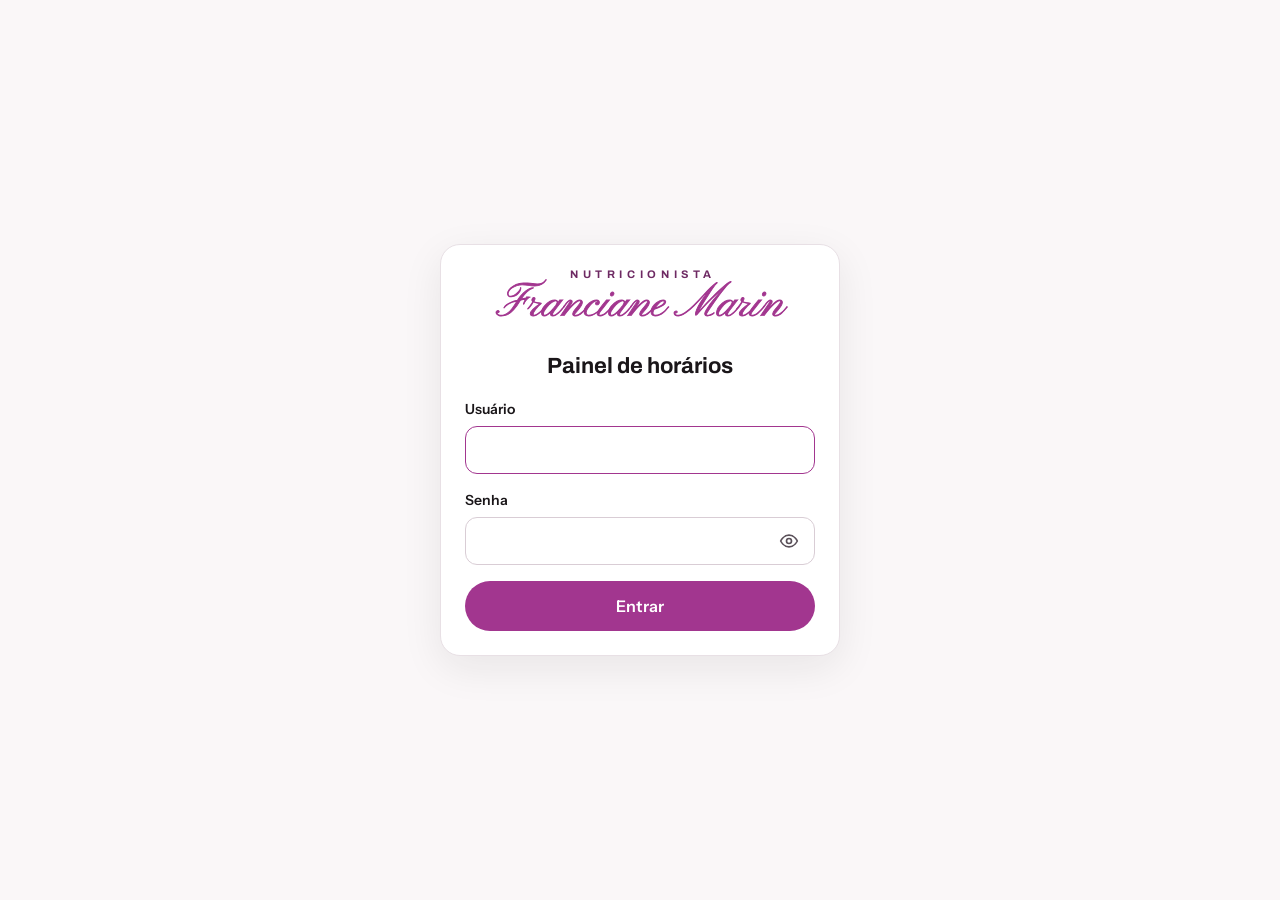
<file: admin/index.html>
<!doctype html>
<html lang="pt-BR">
<head>
<meta charset="utf-8">
<meta name="viewport" content="width=device-width, initial-scale=1">
<meta name="robots" content="noindex, nofollow">
<title>Painel de horários · Franciane Marin</title>
<link rel="preconnect" href="https://fonts.googleapis.com">
<link rel="preconnect" href="https://fonts.gstatic.com" crossorigin>
<link href="https://fonts.googleapis.com/css2?family=Archivo:wght@500;600;700;800&family=Instrument+Sans:wght@400;500;600&family=Pinyon+Script&display=swap" rel="stylesheet">
<link rel="stylesheet" href="../styles.css?v=20261105125307">
<link rel="stylesheet" href="../admin.css?v=20261105225335">
</head>
<body class="adm">

<!-- Login -->
<main id="tela-login" class="adm-login">
  <form id="form-login" class="adm-cartao adm-login-cartao" novalidate>
    <div class="logo">
      <span class="logo-rotulo">NUTRICIONISTA</span>
      <span class="logo-nome">Franciane Marin</span>
    </div>
    <h1>Painel de horários</h1>
    <div class="adm-campo">
      <label for="usuario">Usuário</label>
      <input id="usuario" name="usuario" autocomplete="username" autocapitalize="none" required>
    </div>
    <div class="adm-campo">
      <label for="senha">Senha</label>
      <div class="adm-senha">
        <input id="senha" name="senha" type="password" autocomplete="current-password" required>
        <button type="button" id="ver-senha" aria-label="Mostrar senha" aria-pressed="false">
          <svg class="olho-aberto" aria-hidden="true" width="20" height="20" viewBox="0 0 24 24" fill="none" stroke="currentColor" stroke-width="2" stroke-linecap="round" stroke-linejoin="round"><path d="M2 12s3.5-7 10-7 10 7 10 7-3.5 7-10 7S2 12 2 12z"/><circle cx="12" cy="12" r="3"/></svg>
          <svg class="olho-fechado" aria-hidden="true" width="20" height="20" viewBox="0 0 24 24" fill="none" stroke="currentColor" stroke-width="2" stroke-linecap="round" stroke-linejoin="round"><path d="M3 3l18 18M10.6 5.1A10.8 10.8 0 0 1 12 5c6.5 0 10 7 10 7a17 17 0 0 1-3.2 4.1M6.6 6.6C3.8 8.3 2 12 2 12s3.5 7 10 7a9.7 9.7 0 0 0 5.4-1.6M9.9 9.9a3 3 0 0 0 4.2 4.2"/></svg>
        </button>
      </div>
    </div>
    <p class="adm-erro" id="erro-login" aria-live="polite"></p>
    <button type="submit" class="botao botao-rosa adm-botao-largo" id="entrar">Entrar</button>
  </form>
</main>

<!-- Painel -->
<div id="tela-painel" hidden>
  <header class="adm-topo">
    <div class="adm-topo-inner">
      <div class="adm-marca">
        <span class="logo-nome logo-nome-pequeno">Franciane Marin</span>
        <span>Painel de horários</span>
      </div>
      <div class="adm-topo-acoes">
        <a class="botao botao-contorno" href="../" target="_blank" rel="noopener">Ver site</a>
        <button type="button" class="botao botao-contorno" id="sair">Sair</button>
      </div>
    </div>
    <nav class="adm-abas" aria-label="Seções do painel" role="tablist">
      <button type="button" role="tab" aria-selected="true" aria-controls="aba-solicitacoes" id="tab-solicitacoes">Solicitações online <span class="adm-contador" id="contador-novas" hidden></span></button>
      <button type="button" role="tab" aria-selected="false" aria-controls="aba-agenda" id="tab-agenda">Agenda</button>
      <button type="button" role="tab" aria-selected="false" aria-controls="aba-dias" id="tab-dias">Horários disponíveis</button>
      <button type="button" role="tab" aria-selected="false" aria-controls="aba-semana" id="tab-semana">Semana padrão</button>
    </nav>
  </header>

  <main class="adm-conteudo">
    <p class="adm-aviso" id="aviso" aria-live="polite" hidden></p>

    <!-- Solicitações -->
    <section id="aba-solicitacoes" role="tabpanel" aria-labelledby="tab-solicitacoes" class="adm-aba">
      <div id="lista-solicitacoes" class="adm-solicitacoes"></div>
    </section>

    <!-- Agenda geral -->
    <section id="aba-agenda" role="tabpanel" aria-labelledby="tab-agenda" class="adm-aba" hidden>
      <div class="adm-agenda-topo">
        <p class="adm-explica">Escolha o dia. Em <strong>Meu dia</strong> você vê só os seus compromissos. Em <strong>Horários</strong> você marca quem agendou por telefone ou WhatsApp e toca em <strong>Ocupado</strong> para tirar um horário só naquele dia, sem mudar a sua semana padrão.</p>
      </div>

      <form id="form-manual" class="adm-cartao adm-manual" hidden novalidate>
        <h2>Marcar em outro horário</h2>
        <p class="adm-explica">Use para um horário que não está aberto na agenda. O atendimento entra em "Aguardando resposta" para você enviar a confirmação.</p>
        <div class="adm-manual-grade">
          <div class="adm-campo"><label for="m-nome">Nome</label><input id="m-nome" autocomplete="off" required></div>
          <div class="adm-campo"><label for="m-telefone">WhatsApp com DDD</label>
            <div class="adm-manual-tel"><select id="m-pais" aria-label="Código do país"><option value="55">+55</option><option value="351">+351</option><option value="1">+1</option><option value="outro">Outro</option></select><input id="m-codigo" inputmode="numeric" placeholder="+ código" aria-label="Código do país" hidden><input id="m-telefone" type="tel" inputmode="tel" placeholder="(16) 99999-9999" required></div>
          </div>
          <div class="adm-campo"><label for="m-modo">Formato</label><select id="m-modo"><option value="presencial">Presencial</option><option value="online">Online</option></select></div>
          <div class="adm-campo"><label for="m-data">Dia</label><input id="m-data" type="date" required></div>
          <div class="adm-campo"><label for="m-hora">Horário</label><input id="m-hora" type="time" step="900" required></div>
        </div>
        <div class="adm-manual-livres" id="m-livres"></div>
        <p class="adm-erro" id="m-erro" aria-live="polite"></p>
        <div class="adm-salvar">
          <button type="submit" class="botao botao-rosa" id="m-salvar">Salvar atendimento</button>
          <button type="button" class="botao" id="m-cancelar">Cancelar</button>
        </div>
      </form>

      <div id="agenda-geral" class="adm-agenda"></div>
    </section>

    <!-- Por dia -->
    <section id="aba-dias" role="tabpanel" aria-labelledby="tab-dias" class="adm-aba" hidden>
      <div class="adm-formato" role="radiogroup" aria-label="Formato">
        <button type="button" role="radio" aria-checked="true" data-modo="presencial">Presencial</button>
        <button type="button" role="radio" aria-checked="false" data-modo="online">Online</button>
      </div>
      <div class="adm-dias" id="lista-dias" role="radiogroup" aria-label="Dia"></div>
      <div class="adm-cartao" id="detalhe-dia"></div>
    </section>

    <!-- Semana padrão -->
    <section id="aba-semana" role="tabpanel" aria-labelledby="tab-semana" class="adm-aba" hidden>
      <div class="adm-formato" role="radiogroup" aria-label="Formato">
        <button type="button" role="radio" aria-checked="true" data-modo-semana="presencial">Presencial</button>
        <button type="button" role="radio" aria-checked="false" data-modo-semana="online">Online</button>
      </div>
      <div class="adm-cartao">
        <p class="adm-explica">Estes são os horários de toda semana. Dias em que você mexeu na aba "Horários disponíveis" continuam como você deixou.</p>
        <div id="grade-semana" class="adm-semana"></div>
        <div class="adm-salvar">
          <button type="button" class="botao botao-rosa" id="salvar-semana">Salvar semana padrão</button>
          <span id="estado-semana" class="adm-estado" aria-live="polite"></span>
        </div>
      </div>
    </section>

  </main>
</div>

<script src="../config.js"></script>
<script src="../admin.js?v=20261105225335"></script>
</body>
</html>
</file>
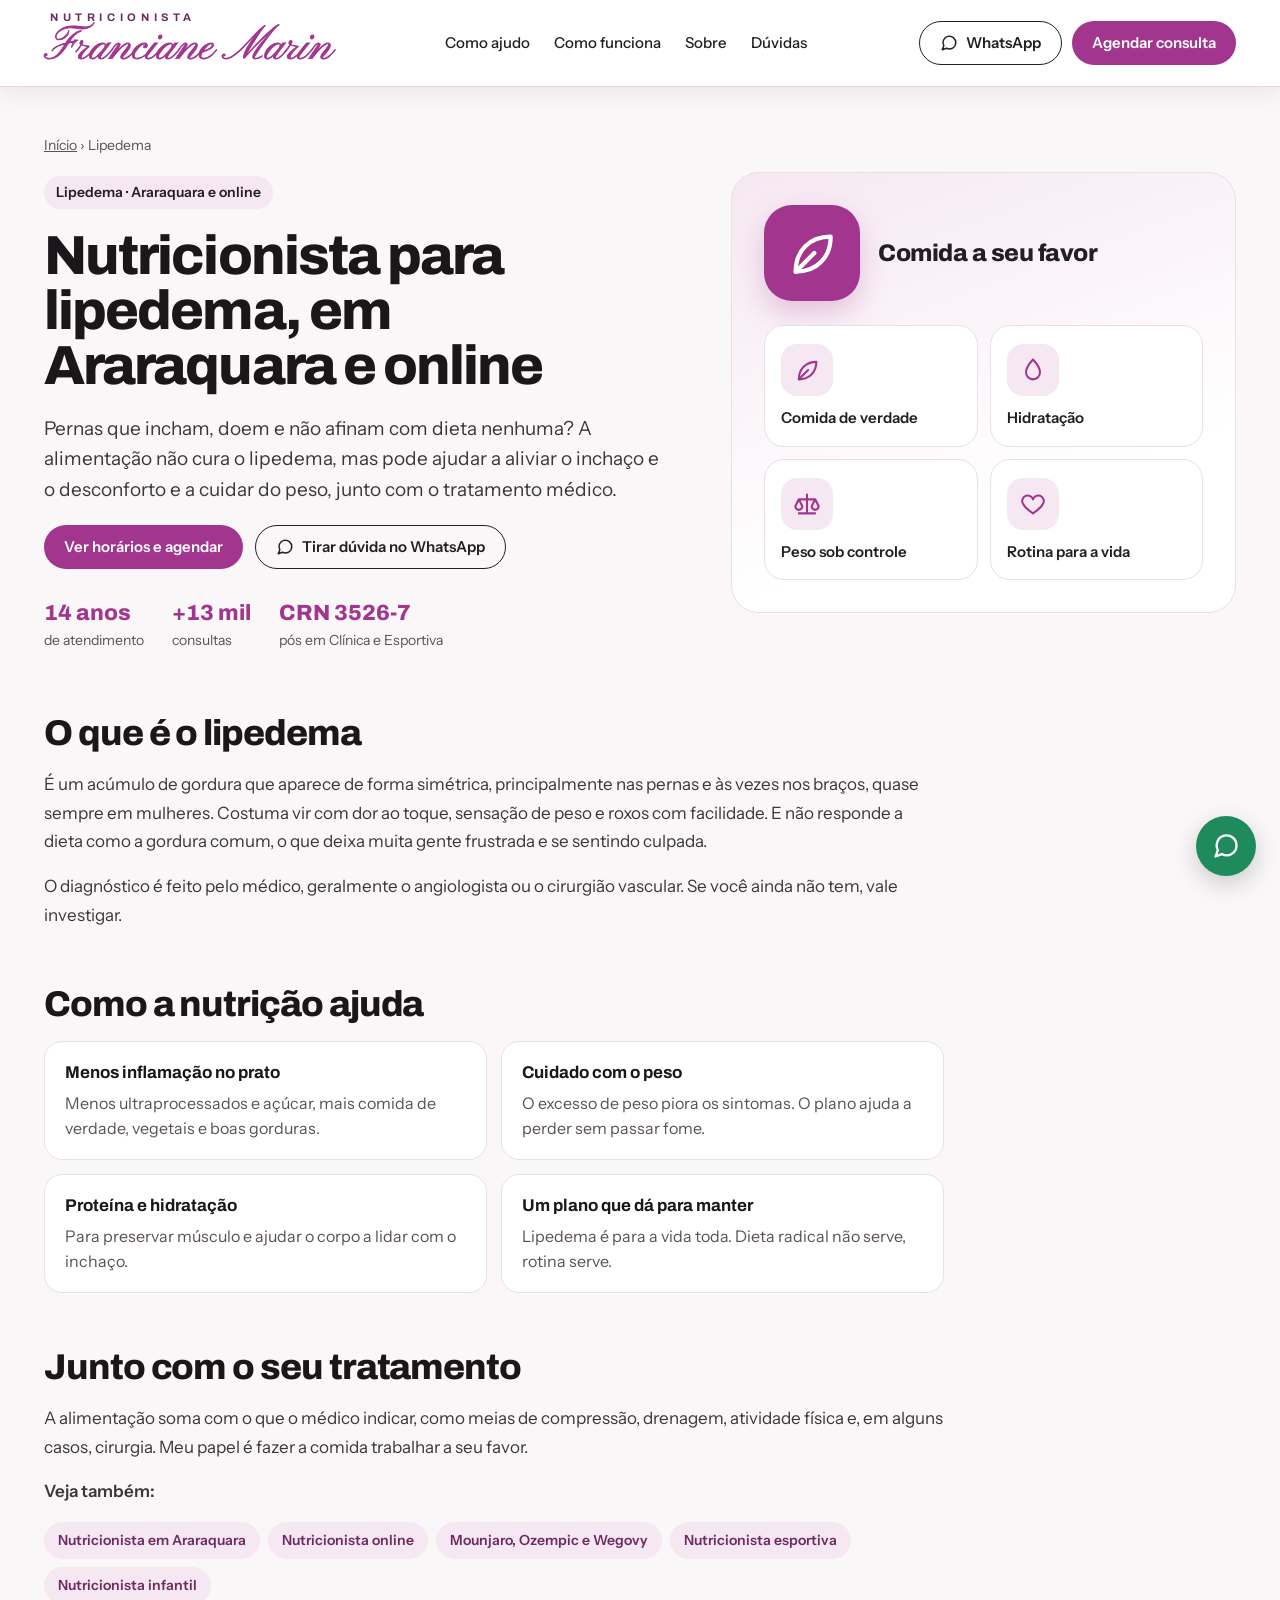
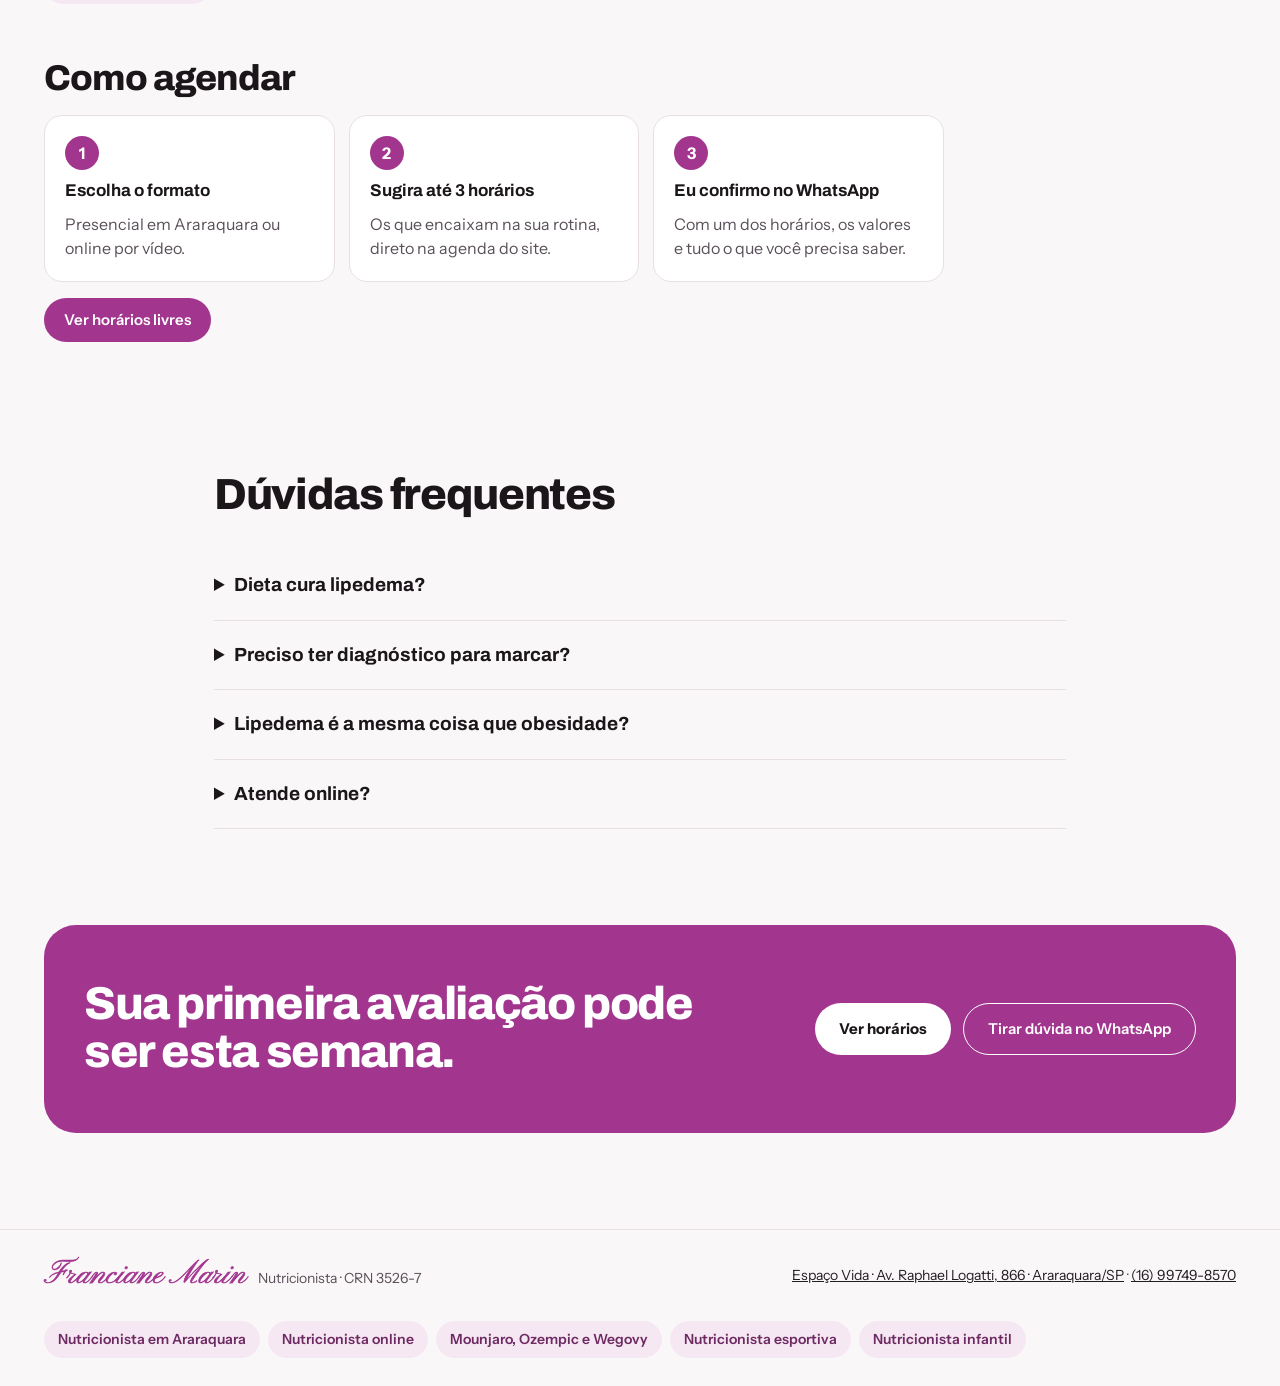
<file: lipedema/index.html>
<!doctype html>
<html lang="pt-BR">
<head>
<meta charset="utf-8">
<meta name="viewport" content="width=device-width, initial-scale=1">
<title>Nutricionista para lipedema em Araraquara e online | Franciane Marin</title>
<meta name="description" content="Acompanhamento nutricional para mulheres com lipedema, junto com o tratamento médico. Menos inchaço e desconforto, cuidado com o peso. Araraquara e online. Agende.">
<meta property="og:type" content="website">
<meta property="og:site_name" content="Franciane Marin · Nutricionista">
<meta property="og:url" content="https://www.francianemarin.com.br/lipedema/">
<meta property="og:title" content="Nutricionista para lipedema em Araraquara e online | Franciane Marin">
<meta property="og:description" content="Acompanhamento nutricional para mulheres com lipedema, junto com o tratamento médico. Menos inchaço e desconforto, cuidado com o peso. Araraquara e online. Agende.">
<meta property="og:image" content="https://www.francianemarin.com.br/assets/franciane.jpg">
<meta property="og:locale" content="pt_BR">
<meta name="twitter:card" content="summary_large_image">
<meta name="theme-color" content="#A2368F">
<link rel="canonical" href="https://www.francianemarin.com.br/lipedema/">
<link rel="preconnect" href="https://fonts.googleapis.com">
<link rel="preconnect" href="https://fonts.gstatic.com" crossorigin>
<link href="https://fonts.googleapis.com/css2?family=Archivo:wght@500;600;700;800&family=Instrument+Sans:wght@400;500;600&family=Pinyon+Script&display=swap" rel="stylesheet">
<link rel="stylesheet" href="/styles.css?v=202611042204">
<script type="application/ld+json">
{"@context":"https://schema.org","@graph":[{"@type":"WebPage","@id":"https://www.francianemarin.com.br/lipedema/#pagina","url":"https://www.francianemarin.com.br/lipedema/","name":"Nutricionista para lipedema em Araraquara e online | Franciane Marin","description":"Acompanhamento nutricional para mulheres com lipedema, junto com o tratamento médico. Menos inchaço e desconforto, cuidado com o peso. Araraquara e online. Agende.","inLanguage":"pt-BR","isPartOf":{"@id":"https://www.francianemarin.com.br/#site"},"about":{"@id":"https://www.francianemarin.com.br/#consultorio"}},{"@type":"BreadcrumbList","itemListElement":[{"@type":"ListItem","position":1,"name":"Início","item":"https://www.francianemarin.com.br/"},{"@type":"ListItem","position":2,"name":"Lipedema","item":"https://www.francianemarin.com.br/lipedema/"}]},{"@type":"FAQPage","mainEntity":[{"@type":"Question","name":"Dieta cura lipedema?","acceptedAnswer":{"@type":"Answer","text":"Não. Não existe dieta que cure o lipedema. A alimentação ajuda a aliviar sintomas e a cuidar do peso, junto com o tratamento médico."}},{"@type":"Question","name":"Preciso ter diagnóstico para marcar?","acceptedAnswer":{"@type":"Answer","text":"Ajuda, mas não é obrigatório. Se você se identifica com os sintomas, vem conversar e eu te oriento a procurar o médico."}},{"@type":"Question","name":"Lipedema é a mesma coisa que obesidade?","acceptedAnswer":{"@type":"Answer","text":"Não. São coisas diferentes, mas podem acontecer juntas. Por isso o plano olha as duas."}},{"@type":"Question","name":"Atende online?","acceptedAnswer":{"@type":"Answer","text":"Sim. Atendo mulheres com lipedema presencial em Araraquara ou online para qualquer cidade."}}]}]}
</script>
</head>
<body>

<header class="topo">
  <div class="topo-inner">
    <a href="/" class="logo" aria-label="Franciane Marin, nutricionista. Página inicial">
      <span class="logo-rotulo">NUTRICIONISTA</span>
      <span class="logo-nome">Franciane Marin</span>
    </a>
    <nav aria-label="Seções" class="menu">
      <a href="/#ajuda">Como ajudo</a>
      <a href="/#metodo">Como funciona</a>
      <a href="/#sobre">Sobre</a>
      <a href="/#perguntas">Dúvidas</a>
    </nav>
    <div class="topo-acoes">
      <a class="botao botao-contorno" href="https://wa.me/5516997498570" target="_blank" rel="noopener">
        <svg aria-hidden="true" width="18" height="18" viewBox="0 0 24 24" fill="none" stroke="currentColor" stroke-width="2" stroke-linecap="round" stroke-linejoin="round"><path d="M21 11.5a8.4 8.4 0 0 1-12.5 7.4L3 21l2.1-5.4A8.5 8.5 0 1 1 21 11.5z"/></svg>
        WhatsApp
      </a>
      <a class="botao botao-rosa" href="/#agenda">Agendar consulta</a>
    </div>
  </div>
</header>

<main>
  <section class="container nicho-hero">
    <div class="nicho-hero-texto">
      <nav class="nicho-trilha" aria-label="Você está em"><a href="/">Início</a> <span aria-hidden="true">›</span> <span>Lipedema</span></nav>
      <p class="selo">Lipedema · Araraquara e online</p>
      <h1>Nutricionista para lipedema, em Araraquara e online</h1>
      <p class="nicho-lead">Pernas que incham, doem e não afinam com dieta nenhuma? A alimentação não cura o lipedema, mas pode ajudar a aliviar o inchaço e o desconforto e a cuidar do peso, junto com o tratamento médico.</p>
      <div class="nicho-acoes">
        <a class="botao botao-rosa" href="/#agenda">Ver horários e agendar</a>
        <a class="botao botao-contorno" href="https://wa.me/5516997498570" target="_blank" rel="noopener"><svg aria-hidden="true" width="18" height="18" viewBox="0 0 24 24" fill="none" stroke="currentColor" stroke-width="2" stroke-linecap="round" stroke-linejoin="round"><path d="M21 11.5a8.4 8.4 0 0 1-12.5 7.4L3 21l2.1-5.4A8.5 8.5 0 1 1 21 11.5z"/></svg> Tirar dúvida no WhatsApp</a>
      </div>
      <ul class="nicho-numeros">
        <li><strong>14 anos</strong><span>de atendimento</span></li>
        <li><strong>+13 mil</strong><span>consultas</span></li>
        <li><strong>CRN 3526-7</strong><span>pós em Clínica e Esportiva</span></li>
      </ul>
    </div>
    <div class="nicho-visual" aria-hidden="true">
      <div class="nicho-visual-topo"><span class="nicho-visual-icone"><svg aria-hidden="true" width="56" height="56" viewBox="0 0 24 24" fill="none" stroke="currentColor" stroke-width="1.8" stroke-linecap="round" stroke-linejoin="round"><path d="M5 20c0-9 6-15 15-15 0 9-6 15-15 15z"/><path d="M5 20l8-8"/></svg></span><strong>Comida a seu favor</strong></div>
      <ul><li><span><svg aria-hidden="true" width="28" height="28" viewBox="0 0 24 24" fill="none" stroke="currentColor" stroke-width="1.8" stroke-linecap="round" stroke-linejoin="round"><path d="M5 20c0-9 6-15 15-15 0 9-6 15-15 15z"/><path d="M5 20l8-8"/></svg></span>Comida de verdade</li><li><span><svg aria-hidden="true" width="28" height="28" viewBox="0 0 24 24" fill="none" stroke="currentColor" stroke-width="1.8" stroke-linecap="round" stroke-linejoin="round"><path d="M12 3s6 6.5 6 11a6 6 0 0 1-12 0c0-4.5 6-11 6-11z"/></svg></span>Hidratação</li><li><span><svg aria-hidden="true" width="28" height="28" viewBox="0 0 24 24" fill="none" stroke="currentColor" stroke-width="1.8" stroke-linecap="round" stroke-linejoin="round"><path d="M12 4v16M5 20h14M5 8h14M5 8l-3 6a3 3 0 0 0 6 0zM19 8l-3 6a3 3 0 0 0 6 0z"/></svg></span>Peso sob controle</li><li><span><svg aria-hidden="true" width="28" height="28" viewBox="0 0 24 24" fill="none" stroke="currentColor" stroke-width="1.8" stroke-linecap="round" stroke-linejoin="round"><path d="M12 20s-7-4.5-9-9a4.5 4.5 0 0 1 9-3 4.5 4.5 0 0 1 9 3c-2 4.5-9 9-9 9z"/></svg></span>Rotina para a vida</li></ul>
    </div>
  </section>

  <div class="container nicho-corpo">
      <section class="nicho-bloco">
        <h2>O que é o lipedema</h2>
        <p>É um acúmulo de gordura que aparece de forma simétrica, principalmente nas pernas e às vezes nos braços, quase sempre em mulheres. Costuma vir com dor ao toque, sensação de peso e roxos com facilidade. E não responde a dieta como a gordura comum, o que deixa muita gente frustrada e se sentindo culpada.</p>
        <p>O diagnóstico é feito pelo médico, geralmente o angiologista ou o cirurgião vascular. Se você ainda não tem, vale investigar.</p>
      </section>
      <section class="nicho-bloco">
        <h2>Como a nutrição ajuda</h2>
        <ul class="nicho-lista"><li><strong>Menos inflamação no prato</strong><span>Menos ultraprocessados e açúcar, mais comida de verdade, vegetais e boas gorduras.</span></li><li><strong>Cuidado com o peso</strong><span>O excesso de peso piora os sintomas. O plano ajuda a perder sem passar fome.</span></li><li><strong>Proteína e hidratação</strong><span>Para preservar músculo e ajudar o corpo a lidar com o inchaço.</span></li><li><strong>Um plano que dá para manter</strong><span>Lipedema é para a vida toda. Dieta radical não serve, rotina serve.</span></li></ul>
      </section>
      <section class="nicho-bloco">
        <h2>Junto com o seu tratamento</h2>
        <p>A alimentação soma com o que o médico indicar, como meias de compressão, drenagem, atividade física e, em alguns casos, cirurgia. Meu papel é fazer a comida trabalhar a seu favor.</p>
        <p class="nicho-ver">Veja também:</p><ul class="nicho-links"><li><a href="/nutricionista-araraquara/">Nutricionista em Araraquara</a></li><li><a href="/nutricionista-online/">Nutricionista online</a></li><li><a href="/mounjaro-ozempic/">Mounjaro, Ozempic e Wegovy</a></li><li><a href="/nutricionista-esportiva/">Nutricionista esportiva</a></li><li><a href="/nutricionista-infantil/">Nutricionista infantil</a></li></ul>
      </section>
      <section class="nicho-bloco">
        <h2>Como agendar</h2>
        <ol class="nicho-passos">
          <li><span>1</span><strong>Escolha o formato</strong><p>Presencial em Araraquara ou online por vídeo.</p></li>
          <li><span>2</span><strong>Sugira até 3 horários</strong><p>Os que encaixam na sua rotina, direto na agenda do site.</p></li>
          <li><span>3</span><strong>Eu confirmo no WhatsApp</strong><p>Com um dos horários, os valores e tudo o que você precisa saber.</p></li>
        </ol>
        <p><a class="botao botao-rosa" href="/#agenda">Ver horários livres</a></p>
      </section>
  </div>

  <section class="container secao perguntas">
    <h2>Dúvidas frequentes</h2>
    <div class="lista-perguntas">
      <details><summary>Dieta cura lipedema?</summary><p>Não. Não existe dieta que cure o lipedema. A alimentação ajuda a aliviar sintomas e a cuidar do peso, junto com o tratamento médico.</p></details>
      <details><summary>Preciso ter diagnóstico para marcar?</summary><p>Ajuda, mas não é obrigatório. Se você se identifica com os sintomas, vem conversar e eu te oriento a procurar o médico.</p></details>
      <details><summary>Lipedema é a mesma coisa que obesidade?</summary><p>Não. São coisas diferentes, mas podem acontecer juntas. Por isso o plano olha as duas.</p></details>
      <details><summary>Atende online?</summary><p>Sim. Atendo mulheres com lipedema presencial em Araraquara ou online para qualquer cidade.</p></details>
    </div>
  </section>

  <section class="container chamada-final">
    <div class="chamada-final-inner">
      <h2>Sua primeira avaliação pode ser esta semana.</h2>
      <div class="chamada-acoes">
        <a class="botao botao-branco-cheio" href="/#agenda">Ver horários</a>
        <a class="botao botao-contorno-branco" href="https://wa.me/5516997498570" target="_blank" rel="noopener">Tirar dúvida no WhatsApp</a>
      </div>
    </div>
  </section>
</main>

<footer class="rodape">
  <div class="container rodape-inner">
    <span class="rodape-marca"><span class="logo-nome logo-nome-pequeno">Franciane Marin</span><span>Nutricionista · CRN 3526-7</span></span>
    <span><a href="https://www.google.com/maps/search/?api=1&amp;query=Avenida+Raphael+Logatti%2C+866+-+Araraquara+-+SP%2C+14806-020" target="_blank" rel="noopener">Espaço Vida · Av. Raphael Logatti, 866 · Araraquara/SP</a> · <a href="https://wa.me/5516997498570" target="_blank" rel="noopener">(16) 99749-8570</a></span>
  </div>
  <div class="container rodape-nichos"><ul class="nicho-links"><li><a href="/nutricionista-araraquara/">Nutricionista em Araraquara</a></li><li><a href="/nutricionista-online/">Nutricionista online</a></li><li><a href="/mounjaro-ozempic/">Mounjaro, Ozempic e Wegovy</a></li><li><a href="/nutricionista-esportiva/">Nutricionista esportiva</a></li><li><a href="/nutricionista-infantil/">Nutricionista infantil</a></li></ul></div>
</footer>

<a class="whats-flutuante" href="https://wa.me/5516997498570" target="_blank" rel="noopener" aria-label="Falar no WhatsApp">
  <svg aria-hidden="true" width="28" height="28" viewBox="0 0 24 24" fill="none" stroke="currentColor" stroke-width="2" stroke-linecap="round" stroke-linejoin="round"><path d="M21 11.5a8.4 8.4 0 0 1-12.5 7.4L3 21l2.1-5.4A8.5 8.5 0 1 1 21 11.5z"/></svg>
</a>

<nav class="barra-celular" aria-label="Ações rápidas">
  <a class="botao botao-contorno" href="https://wa.me/5516997498570" target="_blank" rel="noopener">WhatsApp</a>
  <a class="botao botao-rosa" href="/#agenda">Agendar</a>
</nav>
</body>
</html>
</file>
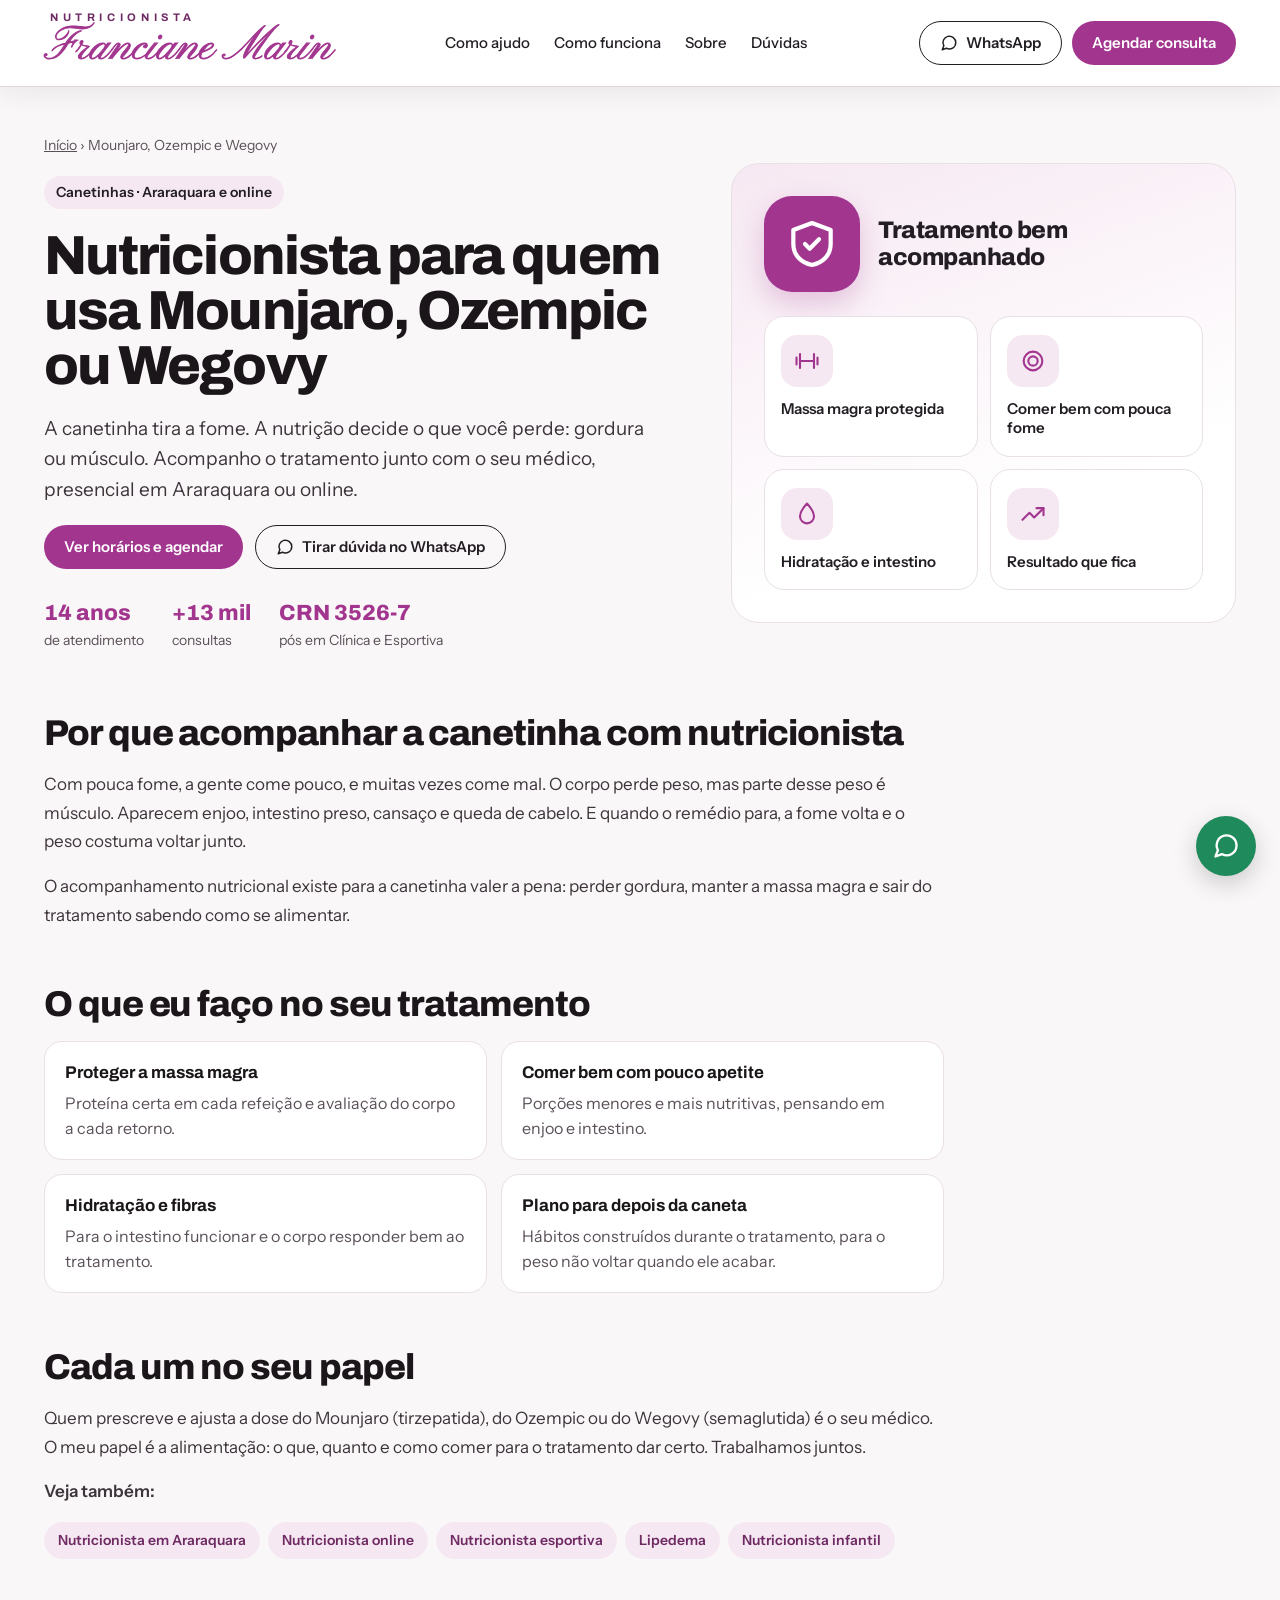
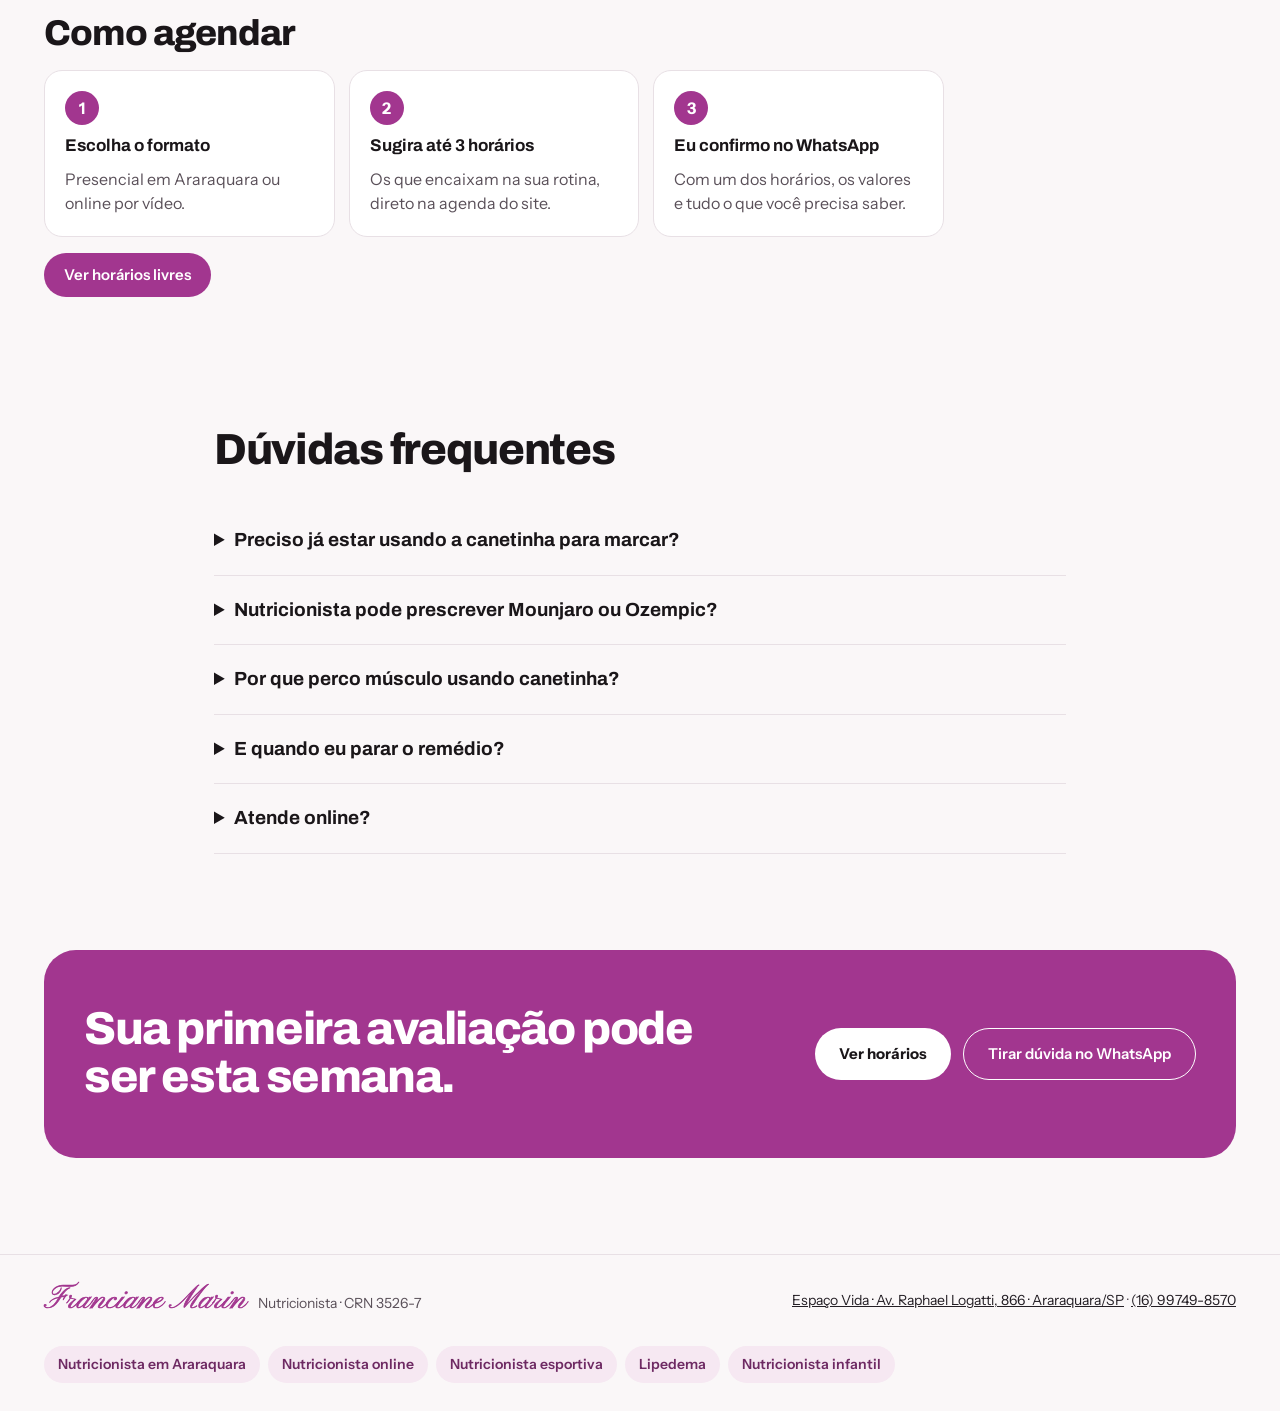
<file: mounjaro-ozempic/index.html>
<!doctype html>
<html lang="pt-BR">
<head>
<meta charset="utf-8">
<meta name="viewport" content="width=device-width, initial-scale=1">
<title>Nutricionista para Mounjaro, Ozempic e Wegovy em Araraquara e online | Franciane Marin</title>
<meta name="description" content="Acompanhamento nutricional para quem usa canetinhas (Mounjaro, Ozempic, Wegovy): proteger a massa magra, comer bem com pouco apetite e se preparar para o fim do tratamento. Araraquara e online.">
<meta property="og:type" content="website">
<meta property="og:site_name" content="Franciane Marin · Nutricionista">
<meta property="og:url" content="https://www.francianemarin.com.br/mounjaro-ozempic/">
<meta property="og:title" content="Nutricionista para Mounjaro, Ozempic e Wegovy em Araraquara e online | Franciane Marin">
<meta property="og:description" content="Acompanhamento nutricional para quem usa canetinhas (Mounjaro, Ozempic, Wegovy): proteger a massa magra, comer bem com pouco apetite e se preparar para o fim do tratamento. Araraquara e online.">
<meta property="og:image" content="https://www.francianemarin.com.br/assets/franciane.jpg">
<meta property="og:locale" content="pt_BR">
<meta name="twitter:card" content="summary_large_image">
<meta name="theme-color" content="#A2368F">
<link rel="canonical" href="https://www.francianemarin.com.br/mounjaro-ozempic/">
<link rel="preconnect" href="https://fonts.googleapis.com">
<link rel="preconnect" href="https://fonts.gstatic.com" crossorigin>
<link href="https://fonts.googleapis.com/css2?family=Archivo:wght@500;600;700;800&family=Instrument+Sans:wght@400;500;600&family=Pinyon+Script&display=swap" rel="stylesheet">
<link rel="stylesheet" href="/styles.css?v=202611042204">
<script type="application/ld+json">
{"@context":"https://schema.org","@graph":[{"@type":"WebPage","@id":"https://www.francianemarin.com.br/mounjaro-ozempic/#pagina","url":"https://www.francianemarin.com.br/mounjaro-ozempic/","name":"Nutricionista para Mounjaro, Ozempic e Wegovy em Araraquara e online | Franciane Marin","description":"Acompanhamento nutricional para quem usa canetinhas (Mounjaro, Ozempic, Wegovy): proteger a massa magra, comer bem com pouco apetite e se preparar para o fim do tratamento. Araraquara e online.","inLanguage":"pt-BR","isPartOf":{"@id":"https://www.francianemarin.com.br/#site"},"about":{"@id":"https://www.francianemarin.com.br/#consultorio"}},{"@type":"BreadcrumbList","itemListElement":[{"@type":"ListItem","position":1,"name":"Início","item":"https://www.francianemarin.com.br/"},{"@type":"ListItem","position":2,"name":"Mounjaro, Ozempic e Wegovy","item":"https://www.francianemarin.com.br/mounjaro-ozempic/"}]},{"@type":"FAQPage","mainEntity":[{"@type":"Question","name":"Preciso já estar usando a canetinha para marcar?","acceptedAnswer":{"@type":"Answer","text":"Não. Atendo quem já usa, quem vai começar e quem parou e quer continuar se cuidando."}},{"@type":"Question","name":"Nutricionista pode prescrever Mounjaro ou Ozempic?","acceptedAnswer":{"@type":"Answer","text":"Não. A prescrição e a dose são do médico. Eu cuido da alimentação durante e depois do tratamento."}},{"@type":"Question","name":"Por que perco músculo usando canetinha?","acceptedAnswer":{"@type":"Answer","text":"Porque comendo muito pouco, principalmente pouca proteína, o corpo também usa músculo como energia. Por isso o plano e a avaliação a cada retorno."}},{"@type":"Question","name":"E quando eu parar o remédio?","acceptedAnswer":{"@type":"Answer","text":"A gente prepara essa fase desde o começo, com hábitos que você consegue manter sem a ajuda do remédio."}},{"@type":"Question","name":"Atende online?","acceptedAnswer":{"@type":"Answer","text":"Sim. O acompanhamento com canetinhas é feito presencial em Araraquara ou online para qualquer cidade."}}]}]}
</script>
</head>
<body>

<header class="topo">
  <div class="topo-inner">
    <a href="/" class="logo" aria-label="Franciane Marin, nutricionista. Página inicial">
      <span class="logo-rotulo">NUTRICIONISTA</span>
      <span class="logo-nome">Franciane Marin</span>
    </a>
    <nav aria-label="Seções" class="menu">
      <a href="/#ajuda">Como ajudo</a>
      <a href="/#metodo">Como funciona</a>
      <a href="/#sobre">Sobre</a>
      <a href="/#perguntas">Dúvidas</a>
    </nav>
    <div class="topo-acoes">
      <a class="botao botao-contorno" href="https://wa.me/5516997498570" target="_blank" rel="noopener">
        <svg aria-hidden="true" width="18" height="18" viewBox="0 0 24 24" fill="none" stroke="currentColor" stroke-width="2" stroke-linecap="round" stroke-linejoin="round"><path d="M21 11.5a8.4 8.4 0 0 1-12.5 7.4L3 21l2.1-5.4A8.5 8.5 0 1 1 21 11.5z"/></svg>
        WhatsApp
      </a>
      <a class="botao botao-rosa" href="/#agenda">Agendar consulta</a>
    </div>
  </div>
</header>

<main>
  <section class="container nicho-hero">
    <div class="nicho-hero-texto">
      <nav class="nicho-trilha" aria-label="Você está em"><a href="/">Início</a> <span aria-hidden="true">›</span> <span>Mounjaro, Ozempic e Wegovy</span></nav>
      <p class="selo">Canetinhas · Araraquara e online</p>
      <h1>Nutricionista para quem usa Mounjaro, Ozempic ou Wegovy</h1>
      <p class="nicho-lead">A canetinha tira a fome. A nutrição decide o que você perde: gordura ou músculo. Acompanho o tratamento junto com o seu médico, presencial em Araraquara ou online.</p>
      <div class="nicho-acoes">
        <a class="botao botao-rosa" href="/#agenda">Ver horários e agendar</a>
        <a class="botao botao-contorno" href="https://wa.me/5516997498570" target="_blank" rel="noopener"><svg aria-hidden="true" width="18" height="18" viewBox="0 0 24 24" fill="none" stroke="currentColor" stroke-width="2" stroke-linecap="round" stroke-linejoin="round"><path d="M21 11.5a8.4 8.4 0 0 1-12.5 7.4L3 21l2.1-5.4A8.5 8.5 0 1 1 21 11.5z"/></svg> Tirar dúvida no WhatsApp</a>
      </div>
      <ul class="nicho-numeros">
        <li><strong>14 anos</strong><span>de atendimento</span></li>
        <li><strong>+13 mil</strong><span>consultas</span></li>
        <li><strong>CRN 3526-7</strong><span>pós em Clínica e Esportiva</span></li>
      </ul>
    </div>
    <div class="nicho-visual" aria-hidden="true">
      <div class="nicho-visual-topo"><span class="nicho-visual-icone"><svg aria-hidden="true" width="56" height="56" viewBox="0 0 24 24" fill="none" stroke="currentColor" stroke-width="1.8" stroke-linecap="round" stroke-linejoin="round"><path d="M12 3l8 3v6c0 5-3.5 8-8 9-4.5-1-8-4-8-9V6z"/><path d="M9 12l2 2 4-4"/></svg></span><strong>Tratamento bem acompanhado</strong></div>
      <ul><li><span><svg aria-hidden="true" width="28" height="28" viewBox="0 0 24 24" fill="none" stroke="currentColor" stroke-width="1.8" stroke-linecap="round" stroke-linejoin="round"><path d="M6 6v12M18 6v12M3 9v6M21 9v6M6 12h12"/></svg></span>Massa magra protegida</li><li><span><svg aria-hidden="true" width="28" height="28" viewBox="0 0 24 24" fill="none" stroke="currentColor" stroke-width="1.8" stroke-linecap="round" stroke-linejoin="round"><circle cx="12" cy="12" r="8"/><circle cx="12" cy="12" r="4"/></svg></span>Comer bem com pouca fome</li><li><span><svg aria-hidden="true" width="28" height="28" viewBox="0 0 24 24" fill="none" stroke="currentColor" stroke-width="1.8" stroke-linecap="round" stroke-linejoin="round"><path d="M12 3s6 6.5 6 11a6 6 0 0 1-12 0c0-4.5 6-11 6-11z"/></svg></span>Hidratação e intestino</li><li><span><svg aria-hidden="true" width="28" height="28" viewBox="0 0 24 24" fill="none" stroke="currentColor" stroke-width="1.8" stroke-linecap="round" stroke-linejoin="round"><path d="M3 17l6-6 4 4 8-8"/><path d="M15 7h6v6"/></svg></span>Resultado que fica</li></ul>
    </div>
  </section>

  <div class="container nicho-corpo">
      <section class="nicho-bloco">
        <h2>Por que acompanhar a canetinha com nutricionista</h2>
        <p>Com pouca fome, a gente come pouco, e muitas vezes come mal. O corpo perde peso, mas parte desse peso é músculo. Aparecem enjoo, intestino preso, cansaço e queda de cabelo. E quando o remédio para, a fome volta e o peso costuma voltar junto.</p>
        <p>O acompanhamento nutricional existe para a canetinha valer a pena: perder gordura, manter a massa magra e sair do tratamento sabendo como se alimentar.</p>
      </section>
      <section class="nicho-bloco">
        <h2>O que eu faço no seu tratamento</h2>
        <ul class="nicho-lista"><li><strong>Proteger a massa magra</strong><span>Proteína certa em cada refeição e avaliação do corpo a cada retorno.</span></li><li><strong>Comer bem com pouco apetite</strong><span>Porções menores e mais nutritivas, pensando em enjoo e intestino.</span></li><li><strong>Hidratação e fibras</strong><span>Para o intestino funcionar e o corpo responder bem ao tratamento.</span></li><li><strong>Plano para depois da caneta</strong><span>Hábitos construídos durante o tratamento, para o peso não voltar quando ele acabar.</span></li></ul>
      </section>
      <section class="nicho-bloco">
        <h2>Cada um no seu papel</h2>
        <p>Quem prescreve e ajusta a dose do Mounjaro (tirzepatida), do Ozempic ou do Wegovy (semaglutida) é o seu médico. O meu papel é a alimentação: o que, quanto e como comer para o tratamento dar certo. Trabalhamos juntos.</p>
        <p class="nicho-ver">Veja também:</p><ul class="nicho-links"><li><a href="/nutricionista-araraquara/">Nutricionista em Araraquara</a></li><li><a href="/nutricionista-online/">Nutricionista online</a></li><li><a href="/nutricionista-esportiva/">Nutricionista esportiva</a></li><li><a href="/lipedema/">Lipedema</a></li><li><a href="/nutricionista-infantil/">Nutricionista infantil</a></li></ul>
      </section>
      <section class="nicho-bloco">
        <h2>Como agendar</h2>
        <ol class="nicho-passos">
          <li><span>1</span><strong>Escolha o formato</strong><p>Presencial em Araraquara ou online por vídeo.</p></li>
          <li><span>2</span><strong>Sugira até 3 horários</strong><p>Os que encaixam na sua rotina, direto na agenda do site.</p></li>
          <li><span>3</span><strong>Eu confirmo no WhatsApp</strong><p>Com um dos horários, os valores e tudo o que você precisa saber.</p></li>
        </ol>
        <p><a class="botao botao-rosa" href="/#agenda">Ver horários livres</a></p>
      </section>
  </div>

  <section class="container secao perguntas">
    <h2>Dúvidas frequentes</h2>
    <div class="lista-perguntas">
      <details><summary>Preciso já estar usando a canetinha para marcar?</summary><p>Não. Atendo quem já usa, quem vai começar e quem parou e quer continuar se cuidando.</p></details>
      <details><summary>Nutricionista pode prescrever Mounjaro ou Ozempic?</summary><p>Não. A prescrição e a dose são do médico. Eu cuido da alimentação durante e depois do tratamento.</p></details>
      <details><summary>Por que perco músculo usando canetinha?</summary><p>Porque comendo muito pouco, principalmente pouca proteína, o corpo também usa músculo como energia. Por isso o plano e a avaliação a cada retorno.</p></details>
      <details><summary>E quando eu parar o remédio?</summary><p>A gente prepara essa fase desde o começo, com hábitos que você consegue manter sem a ajuda do remédio.</p></details>
      <details><summary>Atende online?</summary><p>Sim. O acompanhamento com canetinhas é feito presencial em Araraquara ou online para qualquer cidade.</p></details>
    </div>
  </section>

  <section class="container chamada-final">
    <div class="chamada-final-inner">
      <h2>Sua primeira avaliação pode ser esta semana.</h2>
      <div class="chamada-acoes">
        <a class="botao botao-branco-cheio" href="/#agenda">Ver horários</a>
        <a class="botao botao-contorno-branco" href="https://wa.me/5516997498570" target="_blank" rel="noopener">Tirar dúvida no WhatsApp</a>
      </div>
    </div>
  </section>
</main>

<footer class="rodape">
  <div class="container rodape-inner">
    <span class="rodape-marca"><span class="logo-nome logo-nome-pequeno">Franciane Marin</span><span>Nutricionista · CRN 3526-7</span></span>
    <span><a href="https://www.google.com/maps/search/?api=1&amp;query=Avenida+Raphael+Logatti%2C+866+-+Araraquara+-+SP%2C+14806-020" target="_blank" rel="noopener">Espaço Vida · Av. Raphael Logatti, 866 · Araraquara/SP</a> · <a href="https://wa.me/5516997498570" target="_blank" rel="noopener">(16) 99749-8570</a></span>
  </div>
  <div class="container rodape-nichos"><ul class="nicho-links"><li><a href="/nutricionista-araraquara/">Nutricionista em Araraquara</a></li><li><a href="/nutricionista-online/">Nutricionista online</a></li><li><a href="/nutricionista-esportiva/">Nutricionista esportiva</a></li><li><a href="/lipedema/">Lipedema</a></li><li><a href="/nutricionista-infantil/">Nutricionista infantil</a></li></ul></div>
</footer>

<a class="whats-flutuante" href="https://wa.me/5516997498570" target="_blank" rel="noopener" aria-label="Falar no WhatsApp">
  <svg aria-hidden="true" width="28" height="28" viewBox="0 0 24 24" fill="none" stroke="currentColor" stroke-width="2" stroke-linecap="round" stroke-linejoin="round"><path d="M21 11.5a8.4 8.4 0 0 1-12.5 7.4L3 21l2.1-5.4A8.5 8.5 0 1 1 21 11.5z"/></svg>
</a>

<nav class="barra-celular" aria-label="Ações rápidas">
  <a class="botao botao-contorno" href="https://wa.me/5516997498570" target="_blank" rel="noopener">WhatsApp</a>
  <a class="botao botao-rosa" href="/#agenda">Agendar</a>
</nav>
</body>
</html>
</file>
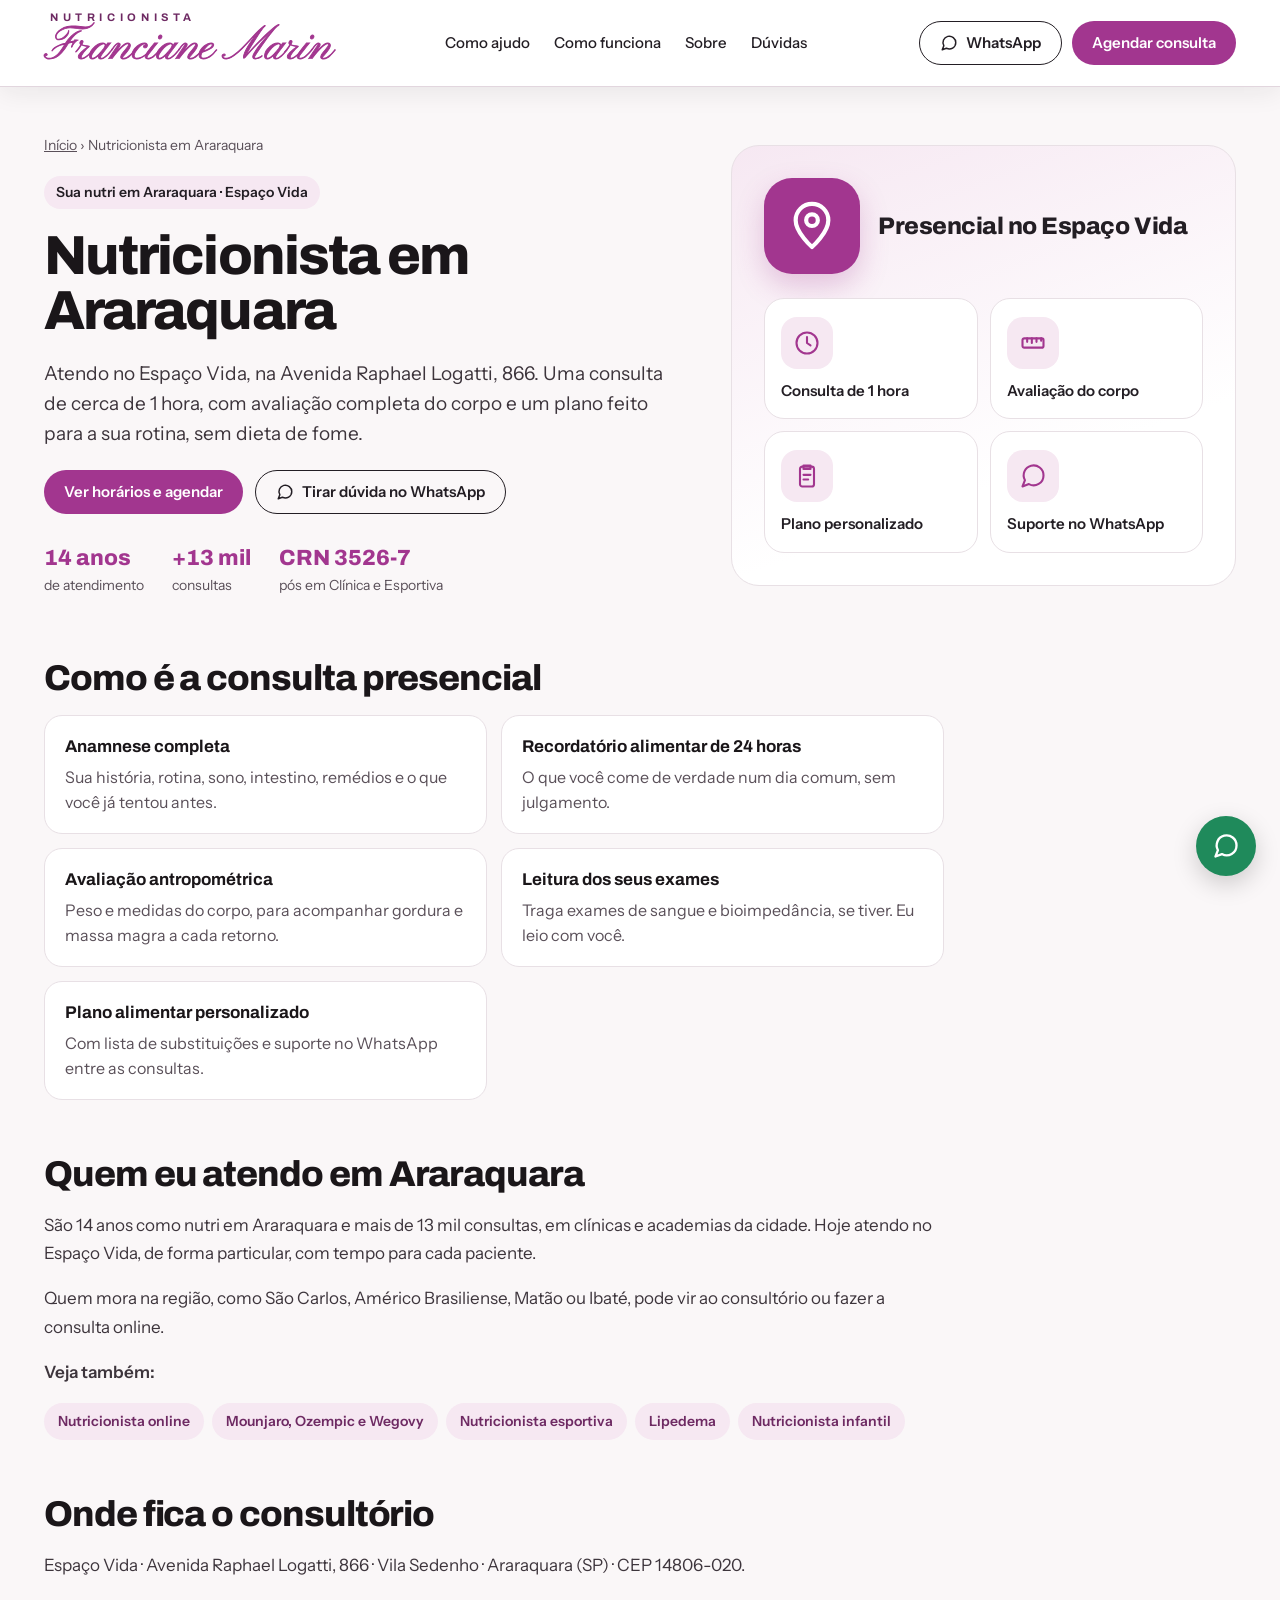
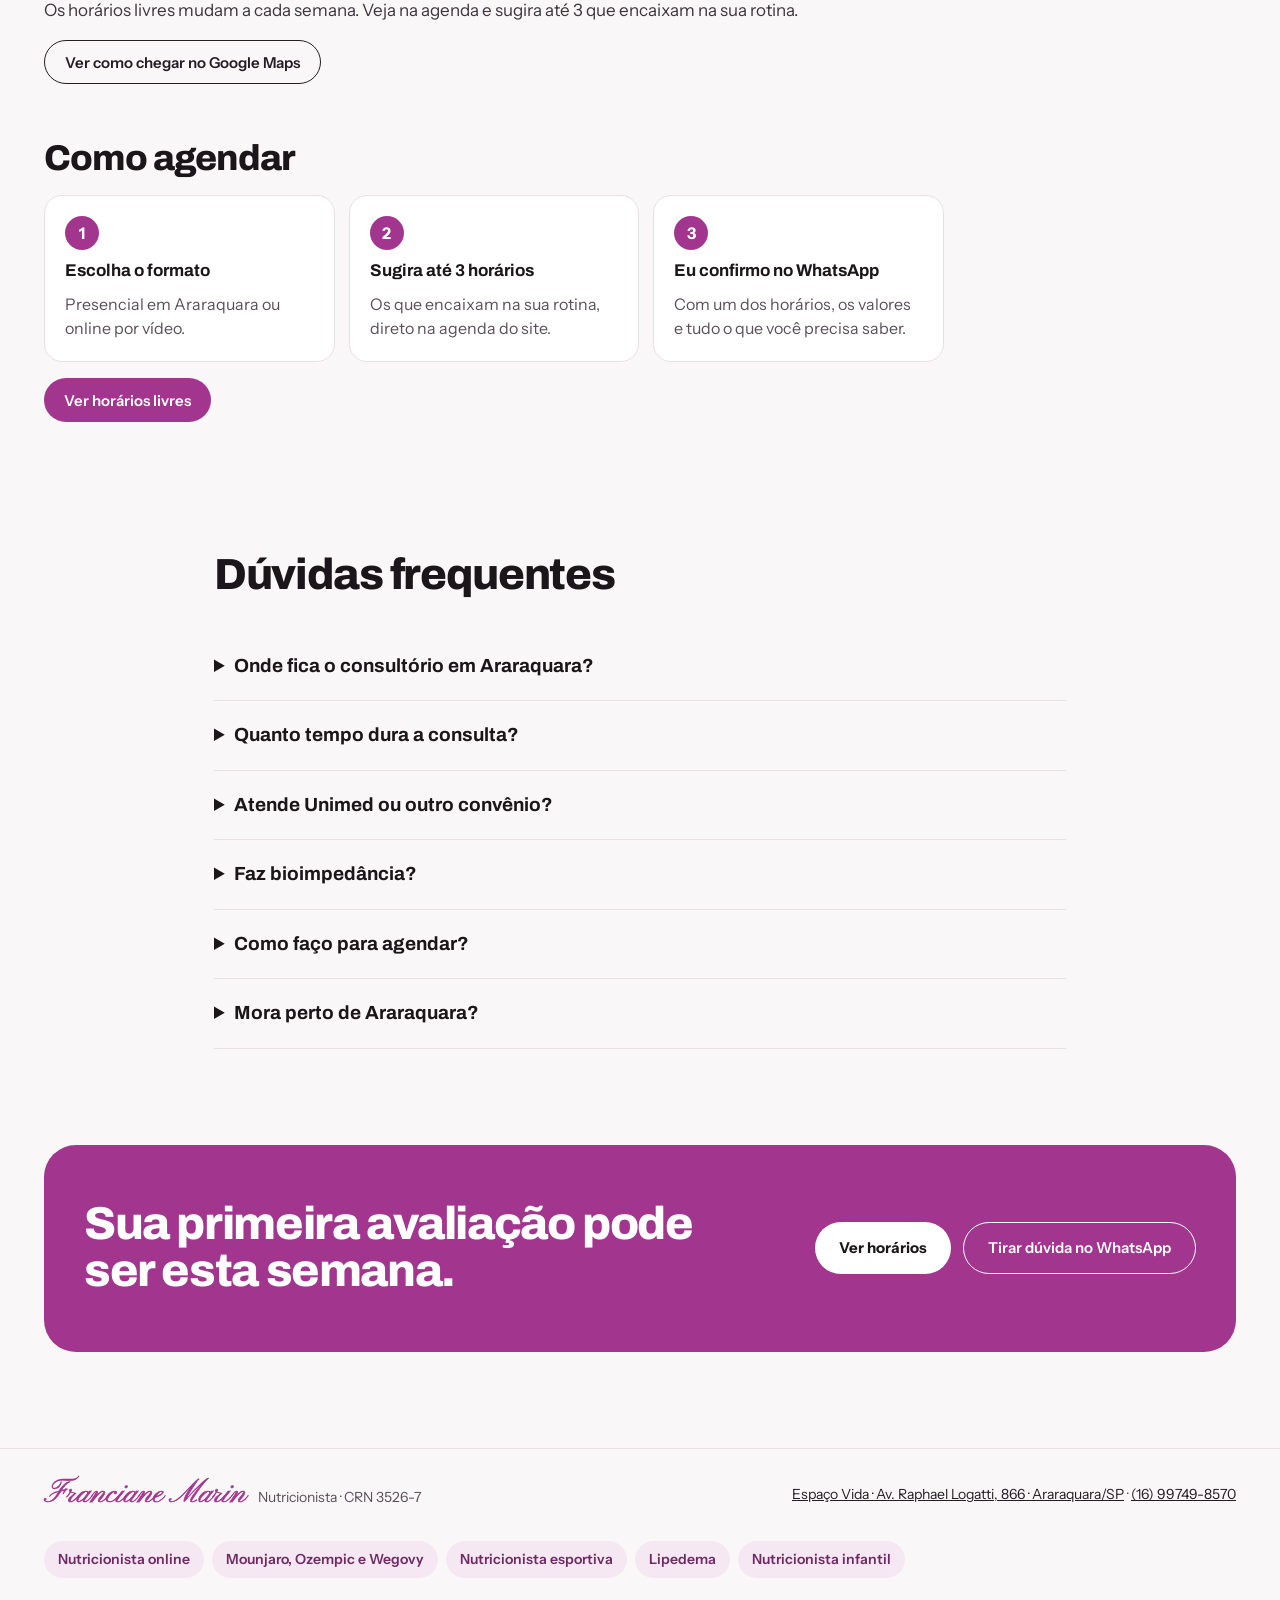
<file: nutricionista-araraquara/index.html>
<!doctype html>
<html lang="pt-BR">
<head>
<meta charset="utf-8">
<meta name="viewport" content="width=device-width, initial-scale=1">
<title>Nutricionista em Araraquara (SP), a nutri Franciane Marin | CRN 3526-7</title>
<meta name="description" content="Nutri em Araraquara: consulta com nutricionista no Espaço Vida (Av. Raphael Logatti, 866). Emagrecimento sem passar fome, canetinhas, lipedema e nutrição esportiva. Agende.">
<meta property="og:type" content="website">
<meta property="og:site_name" content="Franciane Marin · Nutricionista">
<meta property="og:url" content="https://www.francianemarin.com.br/nutricionista-araraquara/">
<meta property="og:title" content="Nutricionista em Araraquara (SP), a nutri Franciane Marin | CRN 3526-7">
<meta property="og:description" content="Nutri em Araraquara: consulta com nutricionista no Espaço Vida (Av. Raphael Logatti, 866). Emagrecimento sem passar fome, canetinhas, lipedema e nutrição esportiva. Agende.">
<meta property="og:image" content="https://www.francianemarin.com.br/assets/franciane.jpg">
<meta property="og:locale" content="pt_BR">
<meta name="twitter:card" content="summary_large_image">
<meta name="theme-color" content="#A2368F">
<link rel="canonical" href="https://www.francianemarin.com.br/nutricionista-araraquara/">
<link rel="preconnect" href="https://fonts.googleapis.com">
<link rel="preconnect" href="https://fonts.gstatic.com" crossorigin>
<link href="https://fonts.googleapis.com/css2?family=Archivo:wght@500;600;700;800&family=Instrument+Sans:wght@400;500;600&family=Pinyon+Script&display=swap" rel="stylesheet">
<link rel="stylesheet" href="/styles.css?v=202611042204">
<script type="application/ld+json">
{"@context":"https://schema.org","@graph":[{"@type":"WebPage","@id":"https://www.francianemarin.com.br/nutricionista-araraquara/#pagina","url":"https://www.francianemarin.com.br/nutricionista-araraquara/","name":"Nutricionista em Araraquara (SP), a nutri Franciane Marin | CRN 3526-7","description":"Nutri em Araraquara: consulta com nutricionista no Espaço Vida (Av. Raphael Logatti, 866). Emagrecimento sem passar fome, canetinhas, lipedema e nutrição esportiva. Agende.","inLanguage":"pt-BR","isPartOf":{"@id":"https://www.francianemarin.com.br/#site"},"about":{"@id":"https://www.francianemarin.com.br/#consultorio"}},{"@type":"BreadcrumbList","itemListElement":[{"@type":"ListItem","position":1,"name":"Início","item":"https://www.francianemarin.com.br/"},{"@type":"ListItem","position":2,"name":"Nutricionista em Araraquara","item":"https://www.francianemarin.com.br/nutricionista-araraquara/"}]},{"@type":"FAQPage","mainEntity":[{"@type":"Question","name":"Onde fica o consultório em Araraquara?","acceptedAnswer":{"@type":"Answer","text":"No Espaço Vida, na Avenida Raphael Logatti, 866, Vila Sedenho, em Araraquara (SP)."}},{"@type":"Question","name":"Quanto tempo dura a consulta?","acceptedAnswer":{"@type":"Answer","text":"Cerca de 1 hora. Dá tempo de conversar com calma, fazer a avaliação completa e sair com o plano bem explicado."}},{"@type":"Question","name":"Atende Unimed ou outro convênio?","acceptedAnswer":{"@type":"Answer","text":"Não. O atendimento é particular. Se o seu plano, como Unimed, Bradesco Saúde ou SulAmérica, reembolsa consulta com nutricionista, eu emito o recibo para você pedir o reembolso."}},{"@type":"Question","name":"Faz bioimpedância?","acceptedAnswer":{"@type":"Answer","text":"Não uso aparelho de bioimpedância no consultório. Faço a avaliação antropométrica, com peso e medidas do corpo. Se você já fez bioimpedância em outro lugar, traga o resultado que eu leio com você."}},{"@type":"Question","name":"Como faço para agendar?","acceptedAnswer":{"@type":"Answer","text":"Pela agenda do site: escolha presencial, sugira até 3 horários e eu confirmo um deles pelo WhatsApp. Se preferir, chame no WhatsApp direto."}},{"@type":"Question","name":"Mora perto de Araraquara?","acceptedAnswer":{"@type":"Answer","text":"Se ficar difícil vir até o consultório, a consulta online atende qualquer cidade, com o mesmo plano e o mesmo suporte."}}]}]}
</script>
</head>
<body>

<header class="topo">
  <div class="topo-inner">
    <a href="/" class="logo" aria-label="Franciane Marin, nutricionista. Página inicial">
      <span class="logo-rotulo">NUTRICIONISTA</span>
      <span class="logo-nome">Franciane Marin</span>
    </a>
    <nav aria-label="Seções" class="menu">
      <a href="/#ajuda">Como ajudo</a>
      <a href="/#metodo">Como funciona</a>
      <a href="/#sobre">Sobre</a>
      <a href="/#perguntas">Dúvidas</a>
    </nav>
    <div class="topo-acoes">
      <a class="botao botao-contorno" href="https://wa.me/5516997498570" target="_blank" rel="noopener">
        <svg aria-hidden="true" width="18" height="18" viewBox="0 0 24 24" fill="none" stroke="currentColor" stroke-width="2" stroke-linecap="round" stroke-linejoin="round"><path d="M21 11.5a8.4 8.4 0 0 1-12.5 7.4L3 21l2.1-5.4A8.5 8.5 0 1 1 21 11.5z"/></svg>
        WhatsApp
      </a>
      <a class="botao botao-rosa" href="/#agenda">Agendar consulta</a>
    </div>
  </div>
</header>

<main>
  <section class="container nicho-hero">
    <div class="nicho-hero-texto">
      <nav class="nicho-trilha" aria-label="Você está em"><a href="/">Início</a> <span aria-hidden="true">›</span> <span>Nutricionista em Araraquara</span></nav>
      <p class="selo">Sua nutri em Araraquara · Espaço Vida</p>
      <h1>Nutricionista em Araraquara</h1>
      <p class="nicho-lead">Atendo no Espaço Vida, na Avenida Raphael Logatti, 866. Uma consulta de cerca de 1 hora, com avaliação completa do corpo e um plano feito para a sua rotina, sem dieta de fome.</p>
      <div class="nicho-acoes">
        <a class="botao botao-rosa" href="/#agenda">Ver horários e agendar</a>
        <a class="botao botao-contorno" href="https://wa.me/5516997498570" target="_blank" rel="noopener"><svg aria-hidden="true" width="18" height="18" viewBox="0 0 24 24" fill="none" stroke="currentColor" stroke-width="2" stroke-linecap="round" stroke-linejoin="round"><path d="M21 11.5a8.4 8.4 0 0 1-12.5 7.4L3 21l2.1-5.4A8.5 8.5 0 1 1 21 11.5z"/></svg> Tirar dúvida no WhatsApp</a>
      </div>
      <ul class="nicho-numeros">
        <li><strong>14 anos</strong><span>de atendimento</span></li>
        <li><strong>+13 mil</strong><span>consultas</span></li>
        <li><strong>CRN 3526-7</strong><span>pós em Clínica e Esportiva</span></li>
      </ul>
    </div>
    <div class="nicho-visual" aria-hidden="true">
      <div class="nicho-visual-topo"><span class="nicho-visual-icone"><svg aria-hidden="true" width="56" height="56" viewBox="0 0 24 24" fill="none" stroke="currentColor" stroke-width="1.8" stroke-linecap="round" stroke-linejoin="round"><path d="M12 21s-7-6.2-7-11.5A7 7 0 0 1 19 9.5C19 14.8 12 21 12 21z"/><circle cx="12" cy="9.5" r="2.5"/></svg></span><strong>Presencial no Espaço Vida</strong></div>
      <ul><li><span><svg aria-hidden="true" width="28" height="28" viewBox="0 0 24 24" fill="none" stroke="currentColor" stroke-width="1.8" stroke-linecap="round" stroke-linejoin="round"><circle cx="12" cy="12" r="9"/><path d="M12 7v5l3 2"/></svg></span>Consulta de 1 hora</li><li><span><svg aria-hidden="true" width="28" height="28" viewBox="0 0 24 24" fill="none" stroke="currentColor" stroke-width="1.8" stroke-linecap="round" stroke-linejoin="round"><rect x="3" y="8" width="18" height="8" rx="1.5"/><path d="M7 8v3M11 8v4M15 8v3M19 8v2"/></svg></span>Avaliação do corpo</li><li><span><svg aria-hidden="true" width="28" height="28" viewBox="0 0 24 24" fill="none" stroke="currentColor" stroke-width="1.8" stroke-linecap="round" stroke-linejoin="round"><rect x="6" y="4" width="12" height="17" rx="2"/><path d="M9 3h6v3H9zM9 11h6M9 15h4"/></svg></span>Plano personalizado</li><li><span><svg aria-hidden="true" width="28" height="28" viewBox="0 0 24 24" fill="none" stroke="currentColor" stroke-width="1.8" stroke-linecap="round" stroke-linejoin="round"><path d="M21 11.5a8.4 8.4 0 0 1-12.5 7.4L3 21l2.1-5.4A8.5 8.5 0 1 1 21 11.5z"/></svg></span>Suporte no WhatsApp</li></ul>
    </div>
  </section>

  <div class="container nicho-corpo">
      <section class="nicho-bloco">
        <h2>Como é a consulta presencial</h2>
        <ul class="nicho-lista"><li><strong>Anamnese completa</strong><span>Sua história, rotina, sono, intestino, remédios e o que você já tentou antes.</span></li><li><strong>Recordatório alimentar de 24 horas</strong><span>O que você come de verdade num dia comum, sem julgamento.</span></li><li><strong>Avaliação antropométrica</strong><span>Peso e medidas do corpo, para acompanhar gordura e massa magra a cada retorno.</span></li><li><strong>Leitura dos seus exames</strong><span>Traga exames de sangue e bioimpedância, se tiver. Eu leio com você.</span></li><li><strong>Plano alimentar personalizado</strong><span>Com lista de substituições e suporte no WhatsApp entre as consultas.</span></li></ul>
      </section>
      <section class="nicho-bloco">
        <h2>Quem eu atendo em Araraquara</h2>
        <p>São 14 anos como nutri em Araraquara e mais de 13 mil consultas, em clínicas e academias da cidade. Hoje atendo no Espaço Vida, de forma particular, com tempo para cada paciente.</p>
        <p>Quem mora na região, como São Carlos, Américo Brasiliense, Matão ou Ibaté, pode vir ao consultório ou fazer a consulta online.</p>
        <p class="nicho-ver">Veja também:</p><ul class="nicho-links"><li><a href="/nutricionista-online/">Nutricionista online</a></li><li><a href="/mounjaro-ozempic/">Mounjaro, Ozempic e Wegovy</a></li><li><a href="/nutricionista-esportiva/">Nutricionista esportiva</a></li><li><a href="/lipedema/">Lipedema</a></li><li><a href="/nutricionista-infantil/">Nutricionista infantil</a></li></ul>
      </section>
      <section class="nicho-bloco">
        <h2>Onde fica o consultório</h2>
        <p>Espaço Vida · Avenida Raphael Logatti, 866 · Vila Sedenho · Araraquara (SP) · CEP 14806-020.</p>
        <p>Os horários livres mudam a cada semana. Veja na agenda e sugira até 3 que encaixam na sua rotina.</p>
        <p><a class="botao botao-contorno" href="https://www.google.com/maps/search/?api=1&amp;query=Avenida+Raphael+Logatti%2C+866+-+Araraquara+-+SP%2C+14806-020" target="_blank" rel="noopener">Ver como chegar no Google Maps</a></p>
      </section>
      <section class="nicho-bloco">
        <h2>Como agendar</h2>
        <ol class="nicho-passos">
          <li><span>1</span><strong>Escolha o formato</strong><p>Presencial em Araraquara ou online por vídeo.</p></li>
          <li><span>2</span><strong>Sugira até 3 horários</strong><p>Os que encaixam na sua rotina, direto na agenda do site.</p></li>
          <li><span>3</span><strong>Eu confirmo no WhatsApp</strong><p>Com um dos horários, os valores e tudo o que você precisa saber.</p></li>
        </ol>
        <p><a class="botao botao-rosa" href="/#agenda">Ver horários livres</a></p>
      </section>
  </div>

  <section class="container secao perguntas">
    <h2>Dúvidas frequentes</h2>
    <div class="lista-perguntas">
      <details><summary>Onde fica o consultório em Araraquara?</summary><p>No Espaço Vida, na Avenida Raphael Logatti, 866, Vila Sedenho, em Araraquara (SP).</p></details>
      <details><summary>Quanto tempo dura a consulta?</summary><p>Cerca de 1 hora. Dá tempo de conversar com calma, fazer a avaliação completa e sair com o plano bem explicado.</p></details>
      <details><summary>Atende Unimed ou outro convênio?</summary><p>Não. O atendimento é particular. Se o seu plano, como Unimed, Bradesco Saúde ou SulAmérica, reembolsa consulta com nutricionista, eu emito o recibo para você pedir o reembolso.</p></details>
      <details><summary>Faz bioimpedância?</summary><p>Não uso aparelho de bioimpedância no consultório. Faço a avaliação antropométrica, com peso e medidas do corpo. Se você já fez bioimpedância em outro lugar, traga o resultado que eu leio com você.</p></details>
      <details><summary>Como faço para agendar?</summary><p>Pela agenda do site: escolha presencial, sugira até 3 horários e eu confirmo um deles pelo WhatsApp. Se preferir, chame no WhatsApp direto.</p></details>
      <details><summary>Mora perto de Araraquara?</summary><p>Se ficar difícil vir até o consultório, a consulta online atende qualquer cidade, com o mesmo plano e o mesmo suporte.</p></details>
    </div>
  </section>

  <section class="container chamada-final">
    <div class="chamada-final-inner">
      <h2>Sua primeira avaliação pode ser esta semana.</h2>
      <div class="chamada-acoes">
        <a class="botao botao-branco-cheio" href="/#agenda">Ver horários</a>
        <a class="botao botao-contorno-branco" href="https://wa.me/5516997498570" target="_blank" rel="noopener">Tirar dúvida no WhatsApp</a>
      </div>
    </div>
  </section>
</main>

<footer class="rodape">
  <div class="container rodape-inner">
    <span class="rodape-marca"><span class="logo-nome logo-nome-pequeno">Franciane Marin</span><span>Nutricionista · CRN 3526-7</span></span>
    <span><a href="https://www.google.com/maps/search/?api=1&amp;query=Avenida+Raphael+Logatti%2C+866+-+Araraquara+-+SP%2C+14806-020" target="_blank" rel="noopener">Espaço Vida · Av. Raphael Logatti, 866 · Araraquara/SP</a> · <a href="https://wa.me/5516997498570" target="_blank" rel="noopener">(16) 99749-8570</a></span>
  </div>
  <div class="container rodape-nichos"><ul class="nicho-links"><li><a href="/nutricionista-online/">Nutricionista online</a></li><li><a href="/mounjaro-ozempic/">Mounjaro, Ozempic e Wegovy</a></li><li><a href="/nutricionista-esportiva/">Nutricionista esportiva</a></li><li><a href="/lipedema/">Lipedema</a></li><li><a href="/nutricionista-infantil/">Nutricionista infantil</a></li></ul></div>
</footer>

<a class="whats-flutuante" href="https://wa.me/5516997498570" target="_blank" rel="noopener" aria-label="Falar no WhatsApp">
  <svg aria-hidden="true" width="28" height="28" viewBox="0 0 24 24" fill="none" stroke="currentColor" stroke-width="2" stroke-linecap="round" stroke-linejoin="round"><path d="M21 11.5a8.4 8.4 0 0 1-12.5 7.4L3 21l2.1-5.4A8.5 8.5 0 1 1 21 11.5z"/></svg>
</a>

<nav class="barra-celular" aria-label="Ações rápidas">
  <a class="botao botao-contorno" href="https://wa.me/5516997498570" target="_blank" rel="noopener">WhatsApp</a>
  <a class="botao botao-rosa" href="/#agenda">Agendar</a>
</nav>
</body>
</html>
</file>
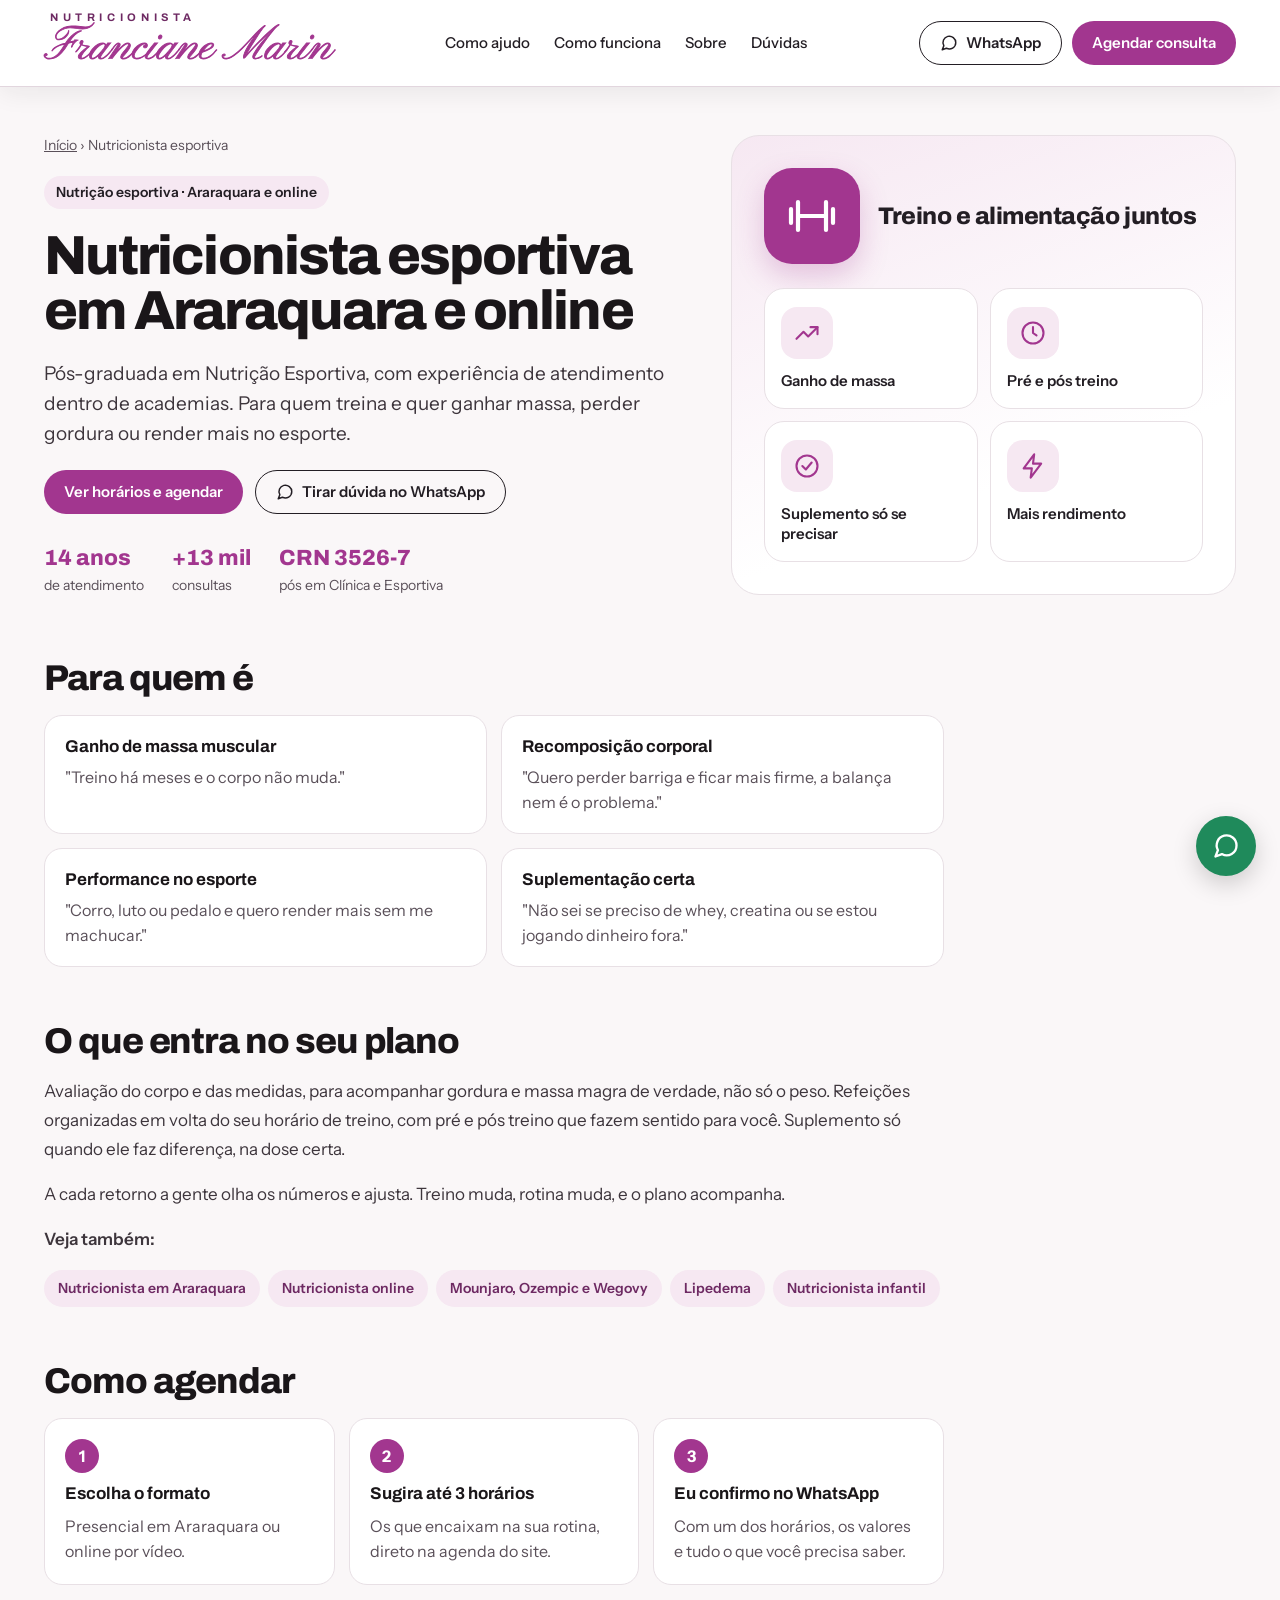
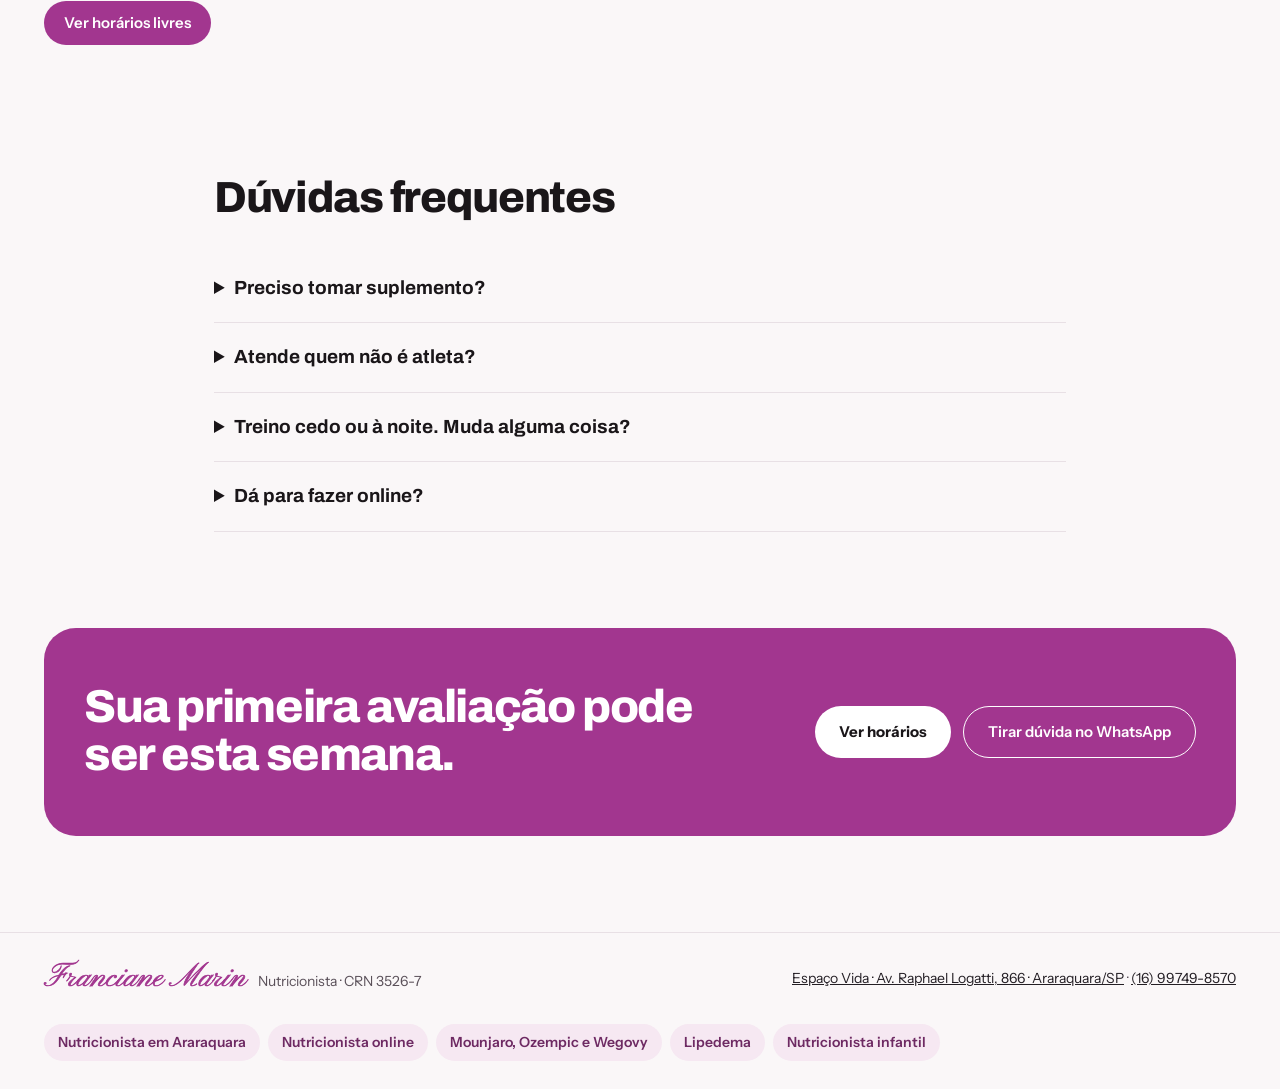
<file: nutricionista-esportiva/index.html>
<!doctype html>
<html lang="pt-BR">
<head>
<meta charset="utf-8">
<meta name="viewport" content="width=device-width, initial-scale=1">
<title>Nutrição esportiva em Araraquara e online | Nutricionista Franciane Marin</title>
<meta name="description" content="Nutricionista esportivo em Araraquara? Sou nutri esportiva, presencial e online, pós-graduada em Nutrição Esportiva. Ganho de massa, perda de gordura, performance e suplementação certa. Agende.">
<meta property="og:type" content="website">
<meta property="og:site_name" content="Franciane Marin · Nutricionista">
<meta property="og:url" content="https://www.francianemarin.com.br/nutricionista-esportiva/">
<meta property="og:title" content="Nutrição esportiva em Araraquara e online | Nutricionista Franciane Marin">
<meta property="og:description" content="Nutricionista esportivo em Araraquara? Sou nutri esportiva, presencial e online, pós-graduada em Nutrição Esportiva. Ganho de massa, perda de gordura, performance e suplementação certa. Agende.">
<meta property="og:image" content="https://www.francianemarin.com.br/assets/franciane.jpg">
<meta property="og:locale" content="pt_BR">
<meta name="twitter:card" content="summary_large_image">
<meta name="theme-color" content="#A2368F">
<link rel="canonical" href="https://www.francianemarin.com.br/nutricionista-esportiva/">
<link rel="preconnect" href="https://fonts.googleapis.com">
<link rel="preconnect" href="https://fonts.gstatic.com" crossorigin>
<link href="https://fonts.googleapis.com/css2?family=Archivo:wght@500;600;700;800&family=Instrument+Sans:wght@400;500;600&family=Pinyon+Script&display=swap" rel="stylesheet">
<link rel="stylesheet" href="/styles.css?v=202611042204">
<script type="application/ld+json">
{"@context":"https://schema.org","@graph":[{"@type":"WebPage","@id":"https://www.francianemarin.com.br/nutricionista-esportiva/#pagina","url":"https://www.francianemarin.com.br/nutricionista-esportiva/","name":"Nutrição esportiva em Araraquara e online | Nutricionista Franciane Marin","description":"Nutricionista esportivo em Araraquara? Sou nutri esportiva, presencial e online, pós-graduada em Nutrição Esportiva. Ganho de massa, perda de gordura, performance e suplementação certa. Agende.","inLanguage":"pt-BR","isPartOf":{"@id":"https://www.francianemarin.com.br/#site"},"about":{"@id":"https://www.francianemarin.com.br/#consultorio"}},{"@type":"BreadcrumbList","itemListElement":[{"@type":"ListItem","position":1,"name":"Início","item":"https://www.francianemarin.com.br/"},{"@type":"ListItem","position":2,"name":"Nutricionista esportiva","item":"https://www.francianemarin.com.br/nutricionista-esportiva/"}]},{"@type":"FAQPage","mainEntity":[{"@type":"Question","name":"Preciso tomar suplemento?","acceptedAnswer":{"@type":"Answer","text":"Nem sempre. Muita coisa se resolve com comida. Quando o suplemento faz sentido, eu indico qual, quanto e quando."}},{"@type":"Question","name":"Atende quem não é atleta?","acceptedAnswer":{"@type":"Answer","text":"Sim. A maioria dos meus pacientes treina na academia ou pratica esporte por saúde e quer resultado."}},{"@type":"Question","name":"Treino cedo ou à noite. Muda alguma coisa?","acceptedAnswer":{"@type":"Answer","text":"Muda. O plano é montado em volta do seu horário de treino, de trabalho e de sono."}},{"@type":"Question","name":"Dá para fazer online?","acceptedAnswer":{"@type":"Answer","text":"Sim. A avaliação antropométrica completa é no presencial, mas o plano e o acompanhamento funcionam muito bem online."}}]}]}
</script>
</head>
<body>

<header class="topo">
  <div class="topo-inner">
    <a href="/" class="logo" aria-label="Franciane Marin, nutricionista. Página inicial">
      <span class="logo-rotulo">NUTRICIONISTA</span>
      <span class="logo-nome">Franciane Marin</span>
    </a>
    <nav aria-label="Seções" class="menu">
      <a href="/#ajuda">Como ajudo</a>
      <a href="/#metodo">Como funciona</a>
      <a href="/#sobre">Sobre</a>
      <a href="/#perguntas">Dúvidas</a>
    </nav>
    <div class="topo-acoes">
      <a class="botao botao-contorno" href="https://wa.me/5516997498570" target="_blank" rel="noopener">
        <svg aria-hidden="true" width="18" height="18" viewBox="0 0 24 24" fill="none" stroke="currentColor" stroke-width="2" stroke-linecap="round" stroke-linejoin="round"><path d="M21 11.5a8.4 8.4 0 0 1-12.5 7.4L3 21l2.1-5.4A8.5 8.5 0 1 1 21 11.5z"/></svg>
        WhatsApp
      </a>
      <a class="botao botao-rosa" href="/#agenda">Agendar consulta</a>
    </div>
  </div>
</header>

<main>
  <section class="container nicho-hero">
    <div class="nicho-hero-texto">
      <nav class="nicho-trilha" aria-label="Você está em"><a href="/">Início</a> <span aria-hidden="true">›</span> <span>Nutricionista esportiva</span></nav>
      <p class="selo">Nutrição esportiva · Araraquara e online</p>
      <h1>Nutricionista esportiva em Araraquara e online</h1>
      <p class="nicho-lead">Pós-graduada em Nutrição Esportiva, com experiência de atendimento dentro de academias. Para quem treina e quer ganhar massa, perder gordura ou render mais no esporte.</p>
      <div class="nicho-acoes">
        <a class="botao botao-rosa" href="/#agenda">Ver horários e agendar</a>
        <a class="botao botao-contorno" href="https://wa.me/5516997498570" target="_blank" rel="noopener"><svg aria-hidden="true" width="18" height="18" viewBox="0 0 24 24" fill="none" stroke="currentColor" stroke-width="2" stroke-linecap="round" stroke-linejoin="round"><path d="M21 11.5a8.4 8.4 0 0 1-12.5 7.4L3 21l2.1-5.4A8.5 8.5 0 1 1 21 11.5z"/></svg> Tirar dúvida no WhatsApp</a>
      </div>
      <ul class="nicho-numeros">
        <li><strong>14 anos</strong><span>de atendimento</span></li>
        <li><strong>+13 mil</strong><span>consultas</span></li>
        <li><strong>CRN 3526-7</strong><span>pós em Clínica e Esportiva</span></li>
      </ul>
    </div>
    <div class="nicho-visual" aria-hidden="true">
      <div class="nicho-visual-topo"><span class="nicho-visual-icone"><svg aria-hidden="true" width="56" height="56" viewBox="0 0 24 24" fill="none" stroke="currentColor" stroke-width="1.8" stroke-linecap="round" stroke-linejoin="round"><path d="M6 6v12M18 6v12M3 9v6M21 9v6M6 12h12"/></svg></span><strong>Treino e alimentação juntos</strong></div>
      <ul><li><span><svg aria-hidden="true" width="28" height="28" viewBox="0 0 24 24" fill="none" stroke="currentColor" stroke-width="1.8" stroke-linecap="round" stroke-linejoin="round"><path d="M3 17l6-6 4 4 8-8"/><path d="M15 7h6v6"/></svg></span>Ganho de massa</li><li><span><svg aria-hidden="true" width="28" height="28" viewBox="0 0 24 24" fill="none" stroke="currentColor" stroke-width="1.8" stroke-linecap="round" stroke-linejoin="round"><circle cx="12" cy="12" r="9"/><path d="M12 7v5l3 2"/></svg></span>Pré e pós treino</li><li><span><svg aria-hidden="true" width="28" height="28" viewBox="0 0 24 24" fill="none" stroke="currentColor" stroke-width="1.8" stroke-linecap="round" stroke-linejoin="round"><circle cx="12" cy="12" r="9"/><path d="M8 12l3 3 5-6"/></svg></span>Suplemento só se precisar</li><li><span><svg aria-hidden="true" width="28" height="28" viewBox="0 0 24 24" fill="none" stroke="currentColor" stroke-width="1.8" stroke-linecap="round" stroke-linejoin="round"><path d="M13 2L4 14h7l-1 8 9-12h-7z"/></svg></span>Mais rendimento</li></ul>
    </div>
  </section>

  <div class="container nicho-corpo">
      <section class="nicho-bloco">
        <h2>Para quem é</h2>
        <ul class="nicho-lista"><li><strong>Ganho de massa muscular</strong><span>"Treino há meses e o corpo não muda."</span></li><li><strong>Recomposição corporal</strong><span>"Quero perder barriga e ficar mais firme, a balança nem é o problema."</span></li><li><strong>Performance no esporte</strong><span>"Corro, luto ou pedalo e quero render mais sem me machucar."</span></li><li><strong>Suplementação certa</strong><span>"Não sei se preciso de whey, creatina ou se estou jogando dinheiro fora."</span></li></ul>
      </section>
      <section class="nicho-bloco">
        <h2>O que entra no seu plano</h2>
        <p>Avaliação do corpo e das medidas, para acompanhar gordura e massa magra de verdade, não só o peso. Refeições organizadas em volta do seu horário de treino, com pré e pós treino que fazem sentido para você. Suplemento só quando ele faz diferença, na dose certa.</p>
        <p>A cada retorno a gente olha os números e ajusta. Treino muda, rotina muda, e o plano acompanha.</p>
        <p class="nicho-ver">Veja também:</p><ul class="nicho-links"><li><a href="/nutricionista-araraquara/">Nutricionista em Araraquara</a></li><li><a href="/nutricionista-online/">Nutricionista online</a></li><li><a href="/mounjaro-ozempic/">Mounjaro, Ozempic e Wegovy</a></li><li><a href="/lipedema/">Lipedema</a></li><li><a href="/nutricionista-infantil/">Nutricionista infantil</a></li></ul>
      </section>
      <section class="nicho-bloco">
        <h2>Como agendar</h2>
        <ol class="nicho-passos">
          <li><span>1</span><strong>Escolha o formato</strong><p>Presencial em Araraquara ou online por vídeo.</p></li>
          <li><span>2</span><strong>Sugira até 3 horários</strong><p>Os que encaixam na sua rotina, direto na agenda do site.</p></li>
          <li><span>3</span><strong>Eu confirmo no WhatsApp</strong><p>Com um dos horários, os valores e tudo o que você precisa saber.</p></li>
        </ol>
        <p><a class="botao botao-rosa" href="/#agenda">Ver horários livres</a></p>
      </section>
  </div>

  <section class="container secao perguntas">
    <h2>Dúvidas frequentes</h2>
    <div class="lista-perguntas">
      <details><summary>Preciso tomar suplemento?</summary><p>Nem sempre. Muita coisa se resolve com comida. Quando o suplemento faz sentido, eu indico qual, quanto e quando.</p></details>
      <details><summary>Atende quem não é atleta?</summary><p>Sim. A maioria dos meus pacientes treina na academia ou pratica esporte por saúde e quer resultado.</p></details>
      <details><summary>Treino cedo ou à noite. Muda alguma coisa?</summary><p>Muda. O plano é montado em volta do seu horário de treino, de trabalho e de sono.</p></details>
      <details><summary>Dá para fazer online?</summary><p>Sim. A avaliação antropométrica completa é no presencial, mas o plano e o acompanhamento funcionam muito bem online.</p></details>
    </div>
  </section>

  <section class="container chamada-final">
    <div class="chamada-final-inner">
      <h2>Sua primeira avaliação pode ser esta semana.</h2>
      <div class="chamada-acoes">
        <a class="botao botao-branco-cheio" href="/#agenda">Ver horários</a>
        <a class="botao botao-contorno-branco" href="https://wa.me/5516997498570" target="_blank" rel="noopener">Tirar dúvida no WhatsApp</a>
      </div>
    </div>
  </section>
</main>

<footer class="rodape">
  <div class="container rodape-inner">
    <span class="rodape-marca"><span class="logo-nome logo-nome-pequeno">Franciane Marin</span><span>Nutricionista · CRN 3526-7</span></span>
    <span><a href="https://www.google.com/maps/search/?api=1&amp;query=Avenida+Raphael+Logatti%2C+866+-+Araraquara+-+SP%2C+14806-020" target="_blank" rel="noopener">Espaço Vida · Av. Raphael Logatti, 866 · Araraquara/SP</a> · <a href="https://wa.me/5516997498570" target="_blank" rel="noopener">(16) 99749-8570</a></span>
  </div>
  <div class="container rodape-nichos"><ul class="nicho-links"><li><a href="/nutricionista-araraquara/">Nutricionista em Araraquara</a></li><li><a href="/nutricionista-online/">Nutricionista online</a></li><li><a href="/mounjaro-ozempic/">Mounjaro, Ozempic e Wegovy</a></li><li><a href="/lipedema/">Lipedema</a></li><li><a href="/nutricionista-infantil/">Nutricionista infantil</a></li></ul></div>
</footer>

<a class="whats-flutuante" href="https://wa.me/5516997498570" target="_blank" rel="noopener" aria-label="Falar no WhatsApp">
  <svg aria-hidden="true" width="28" height="28" viewBox="0 0 24 24" fill="none" stroke="currentColor" stroke-width="2" stroke-linecap="round" stroke-linejoin="round"><path d="M21 11.5a8.4 8.4 0 0 1-12.5 7.4L3 21l2.1-5.4A8.5 8.5 0 1 1 21 11.5z"/></svg>
</a>

<nav class="barra-celular" aria-label="Ações rápidas">
  <a class="botao botao-contorno" href="https://wa.me/5516997498570" target="_blank" rel="noopener">WhatsApp</a>
  <a class="botao botao-rosa" href="/#agenda">Agendar</a>
</nav>
</body>
</html>
</file>
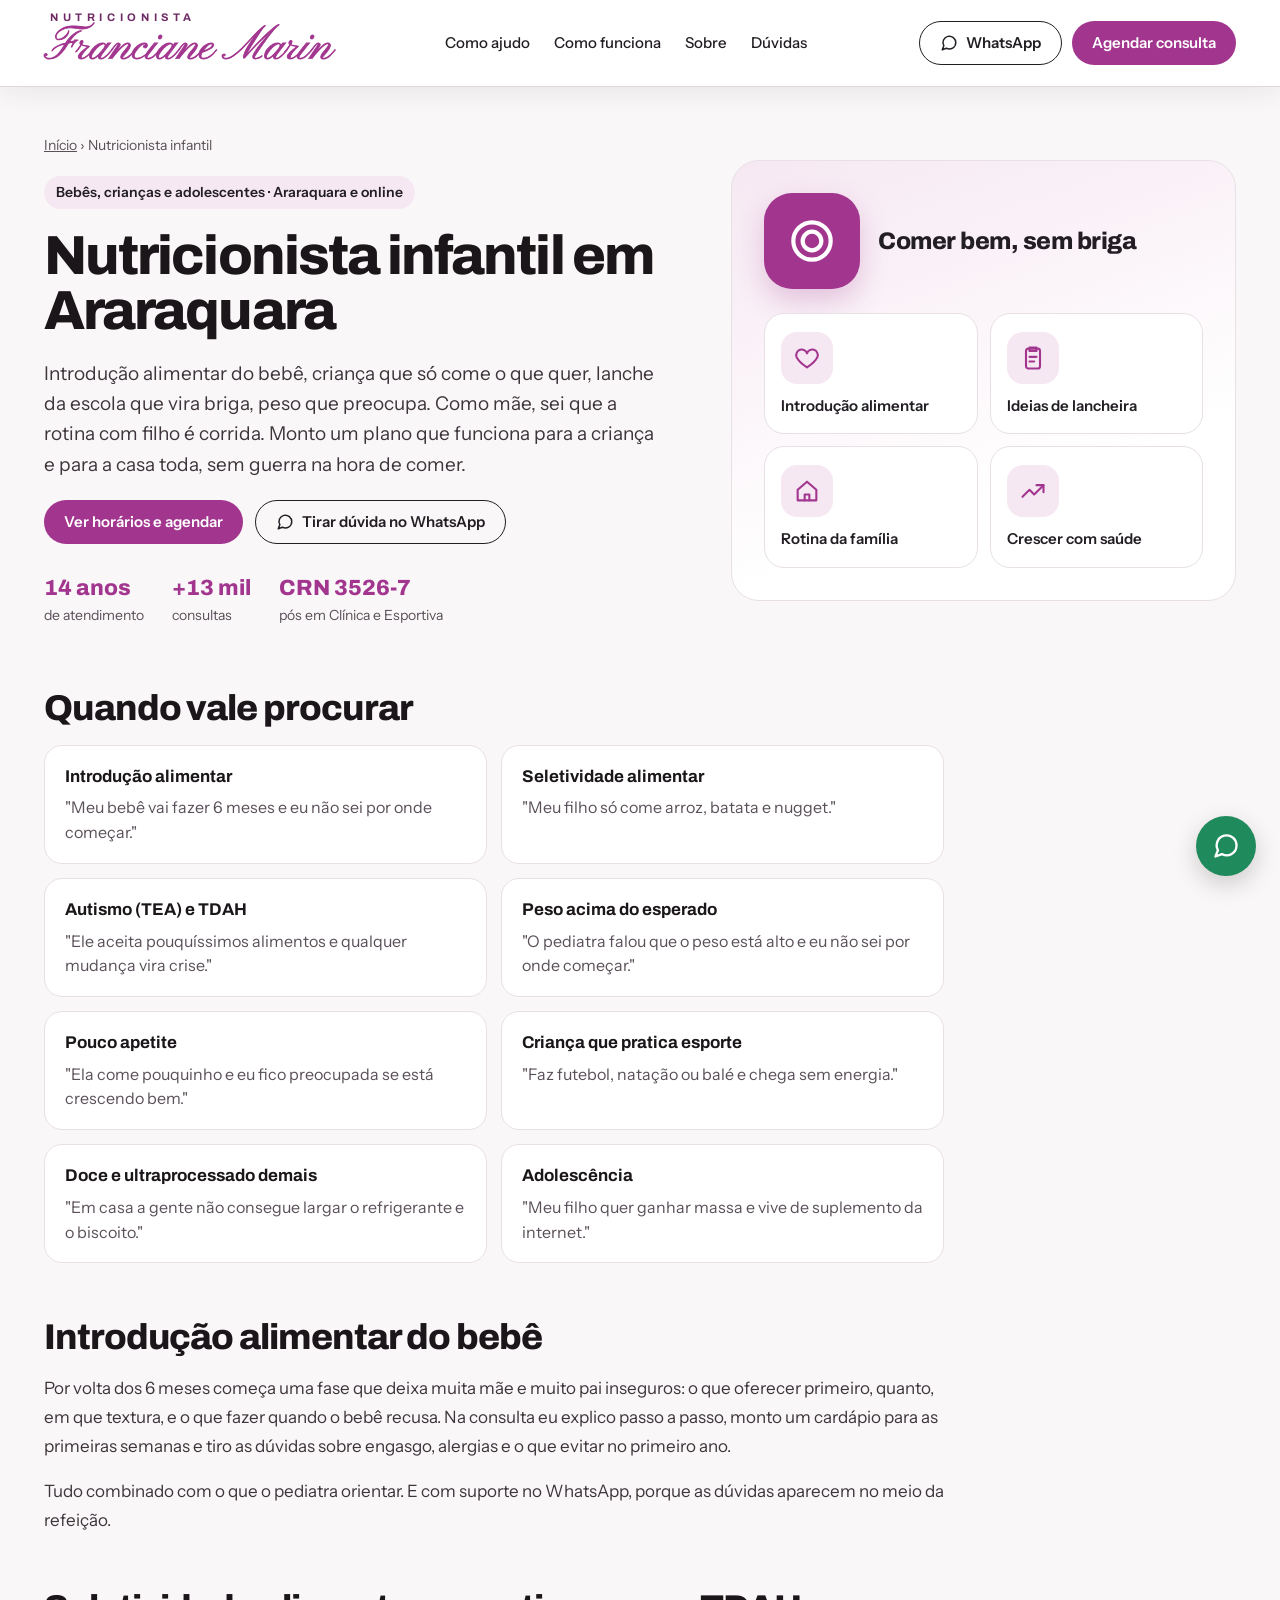
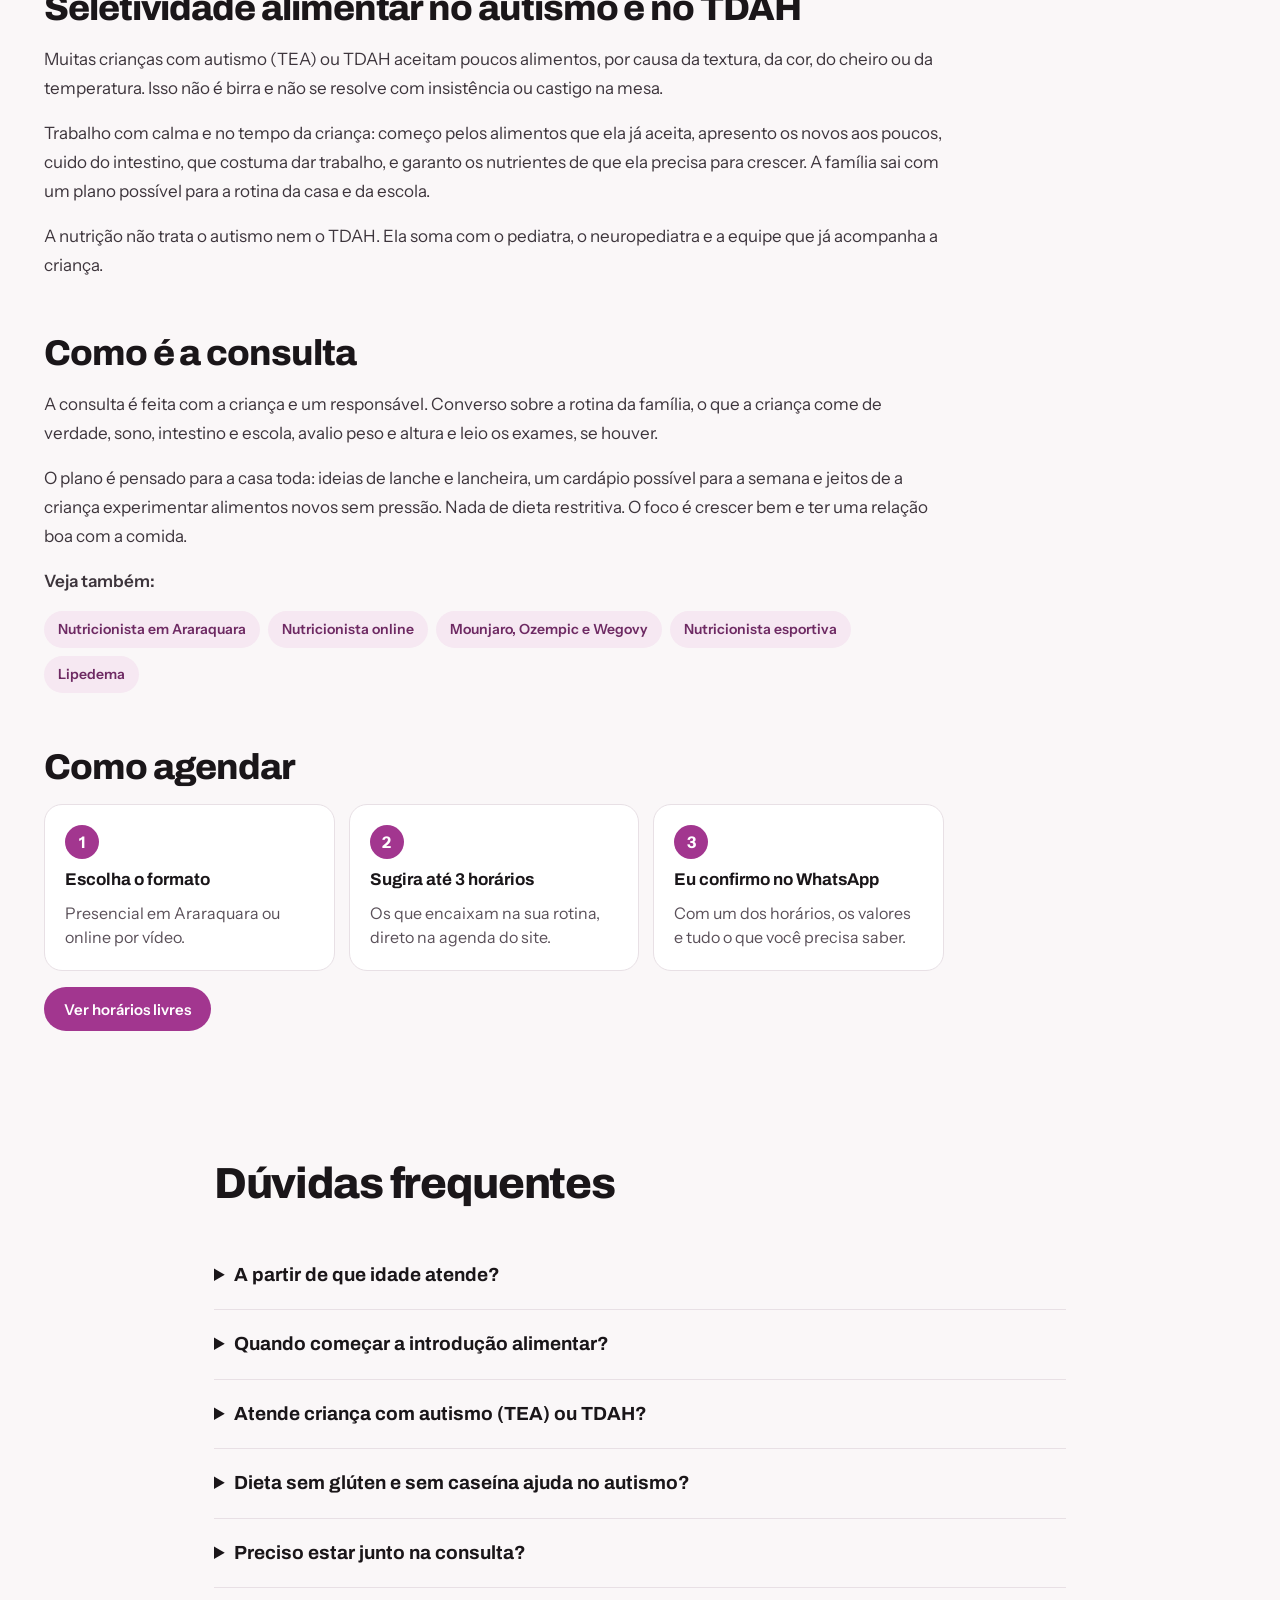
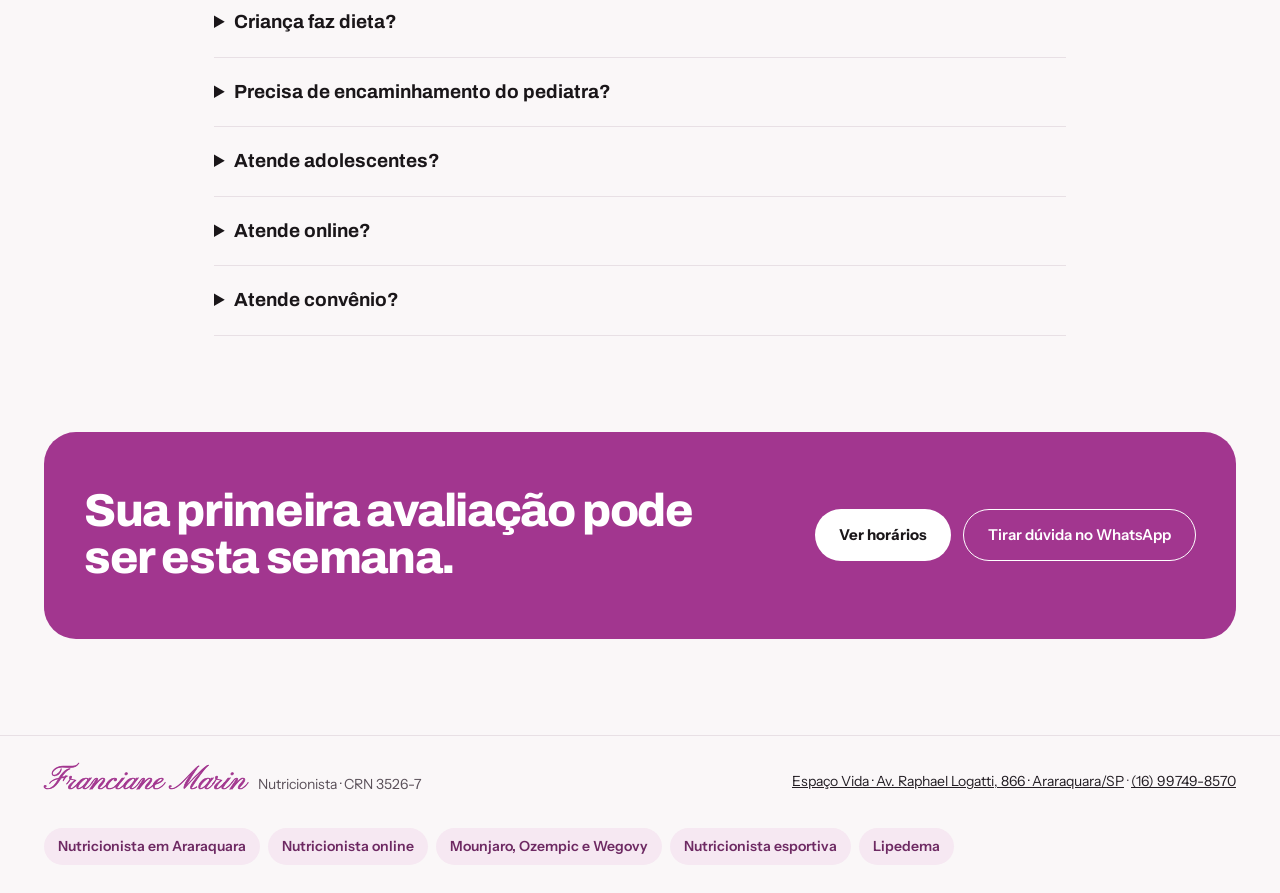
<file: nutricionista-infantil/index.html>
<!doctype html>
<html lang="pt-BR">
<head>
<meta charset="utf-8">
<meta name="viewport" content="width=device-width, initial-scale=1">
<title>Nutricionista infantil em Araraquara: seletividade, autismo e TDAH | Franciane Marin</title>
<meta name="description" content="Nutricionista infantil em Araraquara e online, do bebê ao adolescente: introdução alimentar, seletividade alimentar (inclusive no autismo e no TDAH), peso, lancheira e rotina da família, sem briga na hora de comer. Agende.">
<meta property="og:type" content="website">
<meta property="og:site_name" content="Franciane Marin · Nutricionista">
<meta property="og:url" content="https://www.francianemarin.com.br/nutricionista-infantil/">
<meta property="og:title" content="Nutricionista infantil em Araraquara: seletividade, autismo e TDAH | Franciane Marin">
<meta property="og:description" content="Nutricionista infantil em Araraquara e online, do bebê ao adolescente: introdução alimentar, seletividade alimentar (inclusive no autismo e no TDAH), peso, lancheira e rotina da família, sem briga na hora de comer. Agende.">
<meta property="og:image" content="https://www.francianemarin.com.br/assets/franciane.jpg">
<meta property="og:locale" content="pt_BR">
<meta name="twitter:card" content="summary_large_image">
<meta name="theme-color" content="#A2368F">
<link rel="canonical" href="https://www.francianemarin.com.br/nutricionista-infantil/">
<link rel="preconnect" href="https://fonts.googleapis.com">
<link rel="preconnect" href="https://fonts.gstatic.com" crossorigin>
<link href="https://fonts.googleapis.com/css2?family=Archivo:wght@500;600;700;800&family=Instrument+Sans:wght@400;500;600&family=Pinyon+Script&display=swap" rel="stylesheet">
<link rel="stylesheet" href="/styles.css?v=202611042204">
<script type="application/ld+json">
{"@context":"https://schema.org","@graph":[{"@type":"WebPage","@id":"https://www.francianemarin.com.br/nutricionista-infantil/#pagina","url":"https://www.francianemarin.com.br/nutricionista-infantil/","name":"Nutricionista infantil em Araraquara: seletividade, autismo e TDAH | Franciane Marin","description":"Nutricionista infantil em Araraquara e online, do bebê ao adolescente: introdução alimentar, seletividade alimentar (inclusive no autismo e no TDAH), peso, lancheira e rotina da família, sem briga na hora de comer. Agende.","inLanguage":"pt-BR","isPartOf":{"@id":"https://www.francianemarin.com.br/#site"},"about":{"@id":"https://www.francianemarin.com.br/#consultorio"}},{"@type":"BreadcrumbList","itemListElement":[{"@type":"ListItem","position":1,"name":"Início","item":"https://www.francianemarin.com.br/"},{"@type":"ListItem","position":2,"name":"Nutricionista infantil","item":"https://www.francianemarin.com.br/nutricionista-infantil/"}]},{"@type":"FAQPage","mainEntity":[{"@type":"Question","name":"A partir de que idade atende?","acceptedAnswer":{"@type":"Answer","text":"Desde o bebê, na fase da introdução alimentar, até a adolescência."}},{"@type":"Question","name":"Quando começar a introdução alimentar?","acceptedAnswer":{"@type":"Answer","text":"A recomendação geral é por volta dos 6 meses, mas cada bebê tem seu tempo. Confirme com o pediatra, e eu te ajudo com o como fazer."}},{"@type":"Question","name":"Atende criança com autismo (TEA) ou TDAH?","acceptedAnswer":{"@type":"Answer","text":"Sim. Atendo crianças e adolescentes com autismo ou TDAH, principalmente por seletividade alimentar, intestino e rotina de alimentação, junto com a equipe que já acompanha a criança."}},{"@type":"Question","name":"Dieta sem glúten e sem caseína ajuda no autismo?","acceptedAnswer":{"@type":"Answer","text":"Não há evidência de que funcione para todas as crianças, e cortar grupos de alimentos sem avaliação pode faltar nutriente. Se a família tem interesse, a gente avalia junto o caso da criança antes de qualquer restrição."}},{"@type":"Question","name":"Preciso estar junto na consulta?","acceptedAnswer":{"@type":"Answer","text":"Sim. Um responsável participa da consulta toda, porque quem compra e prepara a comida faz parte do plano."}},{"@type":"Question","name":"Criança faz dieta?","acceptedAnswer":{"@type":"Answer","text":"Não do jeito que adulto faz. Não existe passar fome. A gente ajusta a rotina, as porções e as escolhas da família, sem proibir tudo."}},{"@type":"Question","name":"Precisa de encaminhamento do pediatra?","acceptedAnswer":{"@type":"Answer","text":"Não. Mas se tiver exames ou orientações do pediatra, traga, que eu uso junto no plano."}},{"@type":"Question","name":"Atende adolescentes?","acceptedAnswer":{"@type":"Answer","text":"Sim. Atendo adolescentes, inclusive os que treinam e querem ganhar massa ou melhorar o rendimento no esporte."}},{"@type":"Question","name":"Atende online?","acceptedAnswer":{"@type":"Answer","text":"Sim. A consulta online é por vídeo, com a criança e o responsável, para qualquer cidade."}},{"@type":"Question","name":"Atende convênio?","acceptedAnswer":{"@type":"Answer","text":"Não, o atendimento é particular. Se o seu plano reembolsa consulta com nutricionista, eu emito o recibo para o reembolso."}}]}]}
</script>
</head>
<body>

<header class="topo">
  <div class="topo-inner">
    <a href="/" class="logo" aria-label="Franciane Marin, nutricionista. Página inicial">
      <span class="logo-rotulo">NUTRICIONISTA</span>
      <span class="logo-nome">Franciane Marin</span>
    </a>
    <nav aria-label="Seções" class="menu">
      <a href="/#ajuda">Como ajudo</a>
      <a href="/#metodo">Como funciona</a>
      <a href="/#sobre">Sobre</a>
      <a href="/#perguntas">Dúvidas</a>
    </nav>
    <div class="topo-acoes">
      <a class="botao botao-contorno" href="https://wa.me/5516997498570" target="_blank" rel="noopener">
        <svg aria-hidden="true" width="18" height="18" viewBox="0 0 24 24" fill="none" stroke="currentColor" stroke-width="2" stroke-linecap="round" stroke-linejoin="round"><path d="M21 11.5a8.4 8.4 0 0 1-12.5 7.4L3 21l2.1-5.4A8.5 8.5 0 1 1 21 11.5z"/></svg>
        WhatsApp
      </a>
      <a class="botao botao-rosa" href="/#agenda">Agendar consulta</a>
    </div>
  </div>
</header>

<main>
  <section class="container nicho-hero">
    <div class="nicho-hero-texto">
      <nav class="nicho-trilha" aria-label="Você está em"><a href="/">Início</a> <span aria-hidden="true">›</span> <span>Nutricionista infantil</span></nav>
      <p class="selo">Bebês, crianças e adolescentes · Araraquara e online</p>
      <h1>Nutricionista infantil em Araraquara</h1>
      <p class="nicho-lead">Introdução alimentar do bebê, criança que só come o que quer, lanche da escola que vira briga, peso que preocupa. Como mãe, sei que a rotina com filho é corrida. Monto um plano que funciona para a criança e para a casa toda, sem guerra na hora de comer.</p>
      <div class="nicho-acoes">
        <a class="botao botao-rosa" href="/#agenda">Ver horários e agendar</a>
        <a class="botao botao-contorno" href="https://wa.me/5516997498570" target="_blank" rel="noopener"><svg aria-hidden="true" width="18" height="18" viewBox="0 0 24 24" fill="none" stroke="currentColor" stroke-width="2" stroke-linecap="round" stroke-linejoin="round"><path d="M21 11.5a8.4 8.4 0 0 1-12.5 7.4L3 21l2.1-5.4A8.5 8.5 0 1 1 21 11.5z"/></svg> Tirar dúvida no WhatsApp</a>
      </div>
      <ul class="nicho-numeros">
        <li><strong>14 anos</strong><span>de atendimento</span></li>
        <li><strong>+13 mil</strong><span>consultas</span></li>
        <li><strong>CRN 3526-7</strong><span>pós em Clínica e Esportiva</span></li>
      </ul>
    </div>
    <div class="nicho-visual" aria-hidden="true">
      <div class="nicho-visual-topo"><span class="nicho-visual-icone"><svg aria-hidden="true" width="56" height="56" viewBox="0 0 24 24" fill="none" stroke="currentColor" stroke-width="1.8" stroke-linecap="round" stroke-linejoin="round"><circle cx="12" cy="12" r="8"/><circle cx="12" cy="12" r="4"/></svg></span><strong>Comer bem, sem briga</strong></div>
      <ul><li><span><svg aria-hidden="true" width="28" height="28" viewBox="0 0 24 24" fill="none" stroke="currentColor" stroke-width="1.8" stroke-linecap="round" stroke-linejoin="round"><path d="M12 20s-7-4.5-9-9a4.5 4.5 0 0 1 9-3 4.5 4.5 0 0 1 9 3c-2 4.5-9 9-9 9z"/></svg></span>Introdução alimentar</li><li><span><svg aria-hidden="true" width="28" height="28" viewBox="0 0 24 24" fill="none" stroke="currentColor" stroke-width="1.8" stroke-linecap="round" stroke-linejoin="round"><rect x="6" y="4" width="12" height="17" rx="2"/><path d="M9 3h6v3H9zM9 11h6M9 15h4"/></svg></span>Ideias de lancheira</li><li><span><svg aria-hidden="true" width="28" height="28" viewBox="0 0 24 24" fill="none" stroke="currentColor" stroke-width="1.8" stroke-linecap="round" stroke-linejoin="round"><path d="M4 11l8-7 8 7v9H4z"/><path d="M10 20v-5h4v5"/></svg></span>Rotina da família</li><li><span><svg aria-hidden="true" width="28" height="28" viewBox="0 0 24 24" fill="none" stroke="currentColor" stroke-width="1.8" stroke-linecap="round" stroke-linejoin="round"><path d="M3 17l6-6 4 4 8-8"/><path d="M15 7h6v6"/></svg></span>Crescer com saúde</li></ul>
    </div>
  </section>

  <div class="container nicho-corpo">
      <section class="nicho-bloco">
        <h2>Quando vale procurar</h2>
        <ul class="nicho-lista"><li><strong>Introdução alimentar</strong><span>"Meu bebê vai fazer 6 meses e eu não sei por onde começar."</span></li><li><strong>Seletividade alimentar</strong><span>"Meu filho só come arroz, batata e nugget."</span></li><li><strong>Autismo (TEA) e TDAH</strong><span>"Ele aceita pouquíssimos alimentos e qualquer mudança vira crise."</span></li><li><strong>Peso acima do esperado</strong><span>"O pediatra falou que o peso está alto e eu não sei por onde começar."</span></li><li><strong>Pouco apetite</strong><span>"Ela come pouquinho e eu fico preocupada se está crescendo bem."</span></li><li><strong>Criança que pratica esporte</strong><span>"Faz futebol, natação ou balé e chega sem energia."</span></li><li><strong>Doce e ultraprocessado demais</strong><span>"Em casa a gente não consegue largar o refrigerante e o biscoito."</span></li><li><strong>Adolescência</strong><span>"Meu filho quer ganhar massa e vive de suplemento da internet."</span></li></ul>
      </section>
      <section class="nicho-bloco">
        <h2>Introdução alimentar do bebê</h2>
        <p>Por volta dos 6 meses começa uma fase que deixa muita mãe e muito pai inseguros: o que oferecer primeiro, quanto, em que textura, e o que fazer quando o bebê recusa. Na consulta eu explico passo a passo, monto um cardápio para as primeiras semanas e tiro as dúvidas sobre engasgo, alergias e o que evitar no primeiro ano.</p>
        <p>Tudo combinado com o que o pediatra orientar. E com suporte no WhatsApp, porque as dúvidas aparecem no meio da refeição.</p>
      </section>
      <section class="nicho-bloco">
        <h2>Seletividade alimentar no autismo e no TDAH</h2>
        <p>Muitas crianças com autismo (TEA) ou TDAH aceitam poucos alimentos, por causa da textura, da cor, do cheiro ou da temperatura. Isso não é birra e não se resolve com insistência ou castigo na mesa.</p>
        <p>Trabalho com calma e no tempo da criança: começo pelos alimentos que ela já aceita, apresento os novos aos poucos, cuido do intestino, que costuma dar trabalho, e garanto os nutrientes de que ela precisa para crescer. A família sai com um plano possível para a rotina da casa e da escola.</p>
        <p>A nutrição não trata o autismo nem o TDAH. Ela soma com o pediatra, o neuropediatra e a equipe que já acompanha a criança.</p>
      </section>
      <section class="nicho-bloco">
        <h2>Como é a consulta</h2>
        <p>A consulta é feita com a criança e um responsável. Converso sobre a rotina da família, o que a criança come de verdade, sono, intestino e escola, avalio peso e altura e leio os exames, se houver.</p>
        <p>O plano é pensado para a casa toda: ideias de lanche e lancheira, um cardápio possível para a semana e jeitos de a criança experimentar alimentos novos sem pressão. Nada de dieta restritiva. O foco é crescer bem e ter uma relação boa com a comida.</p>
        <p class="nicho-ver">Veja também:</p><ul class="nicho-links"><li><a href="/nutricionista-araraquara/">Nutricionista em Araraquara</a></li><li><a href="/nutricionista-online/">Nutricionista online</a></li><li><a href="/mounjaro-ozempic/">Mounjaro, Ozempic e Wegovy</a></li><li><a href="/nutricionista-esportiva/">Nutricionista esportiva</a></li><li><a href="/lipedema/">Lipedema</a></li></ul>
      </section>
      <section class="nicho-bloco">
        <h2>Como agendar</h2>
        <ol class="nicho-passos">
          <li><span>1</span><strong>Escolha o formato</strong><p>Presencial em Araraquara ou online por vídeo.</p></li>
          <li><span>2</span><strong>Sugira até 3 horários</strong><p>Os que encaixam na sua rotina, direto na agenda do site.</p></li>
          <li><span>3</span><strong>Eu confirmo no WhatsApp</strong><p>Com um dos horários, os valores e tudo o que você precisa saber.</p></li>
        </ol>
        <p><a class="botao botao-rosa" href="/#agenda">Ver horários livres</a></p>
      </section>
  </div>

  <section class="container secao perguntas">
    <h2>Dúvidas frequentes</h2>
    <div class="lista-perguntas">
      <details><summary>A partir de que idade atende?</summary><p>Desde o bebê, na fase da introdução alimentar, até a adolescência.</p></details>
      <details><summary>Quando começar a introdução alimentar?</summary><p>A recomendação geral é por volta dos 6 meses, mas cada bebê tem seu tempo. Confirme com o pediatra, e eu te ajudo com o como fazer.</p></details>
      <details><summary>Atende criança com autismo (TEA) ou TDAH?</summary><p>Sim. Atendo crianças e adolescentes com autismo ou TDAH, principalmente por seletividade alimentar, intestino e rotina de alimentação, junto com a equipe que já acompanha a criança.</p></details>
      <details><summary>Dieta sem glúten e sem caseína ajuda no autismo?</summary><p>Não há evidência de que funcione para todas as crianças, e cortar grupos de alimentos sem avaliação pode faltar nutriente. Se a família tem interesse, a gente avalia junto o caso da criança antes de qualquer restrição.</p></details>
      <details><summary>Preciso estar junto na consulta?</summary><p>Sim. Um responsável participa da consulta toda, porque quem compra e prepara a comida faz parte do plano.</p></details>
      <details><summary>Criança faz dieta?</summary><p>Não do jeito que adulto faz. Não existe passar fome. A gente ajusta a rotina, as porções e as escolhas da família, sem proibir tudo.</p></details>
      <details><summary>Precisa de encaminhamento do pediatra?</summary><p>Não. Mas se tiver exames ou orientações do pediatra, traga, que eu uso junto no plano.</p></details>
      <details><summary>Atende adolescentes?</summary><p>Sim. Atendo adolescentes, inclusive os que treinam e querem ganhar massa ou melhorar o rendimento no esporte.</p></details>
      <details><summary>Atende online?</summary><p>Sim. A consulta online é por vídeo, com a criança e o responsável, para qualquer cidade.</p></details>
      <details><summary>Atende convênio?</summary><p>Não, o atendimento é particular. Se o seu plano reembolsa consulta com nutricionista, eu emito o recibo para o reembolso.</p></details>
    </div>
  </section>

  <section class="container chamada-final">
    <div class="chamada-final-inner">
      <h2>Sua primeira avaliação pode ser esta semana.</h2>
      <div class="chamada-acoes">
        <a class="botao botao-branco-cheio" href="/#agenda">Ver horários</a>
        <a class="botao botao-contorno-branco" href="https://wa.me/5516997498570" target="_blank" rel="noopener">Tirar dúvida no WhatsApp</a>
      </div>
    </div>
  </section>
</main>

<footer class="rodape">
  <div class="container rodape-inner">
    <span class="rodape-marca"><span class="logo-nome logo-nome-pequeno">Franciane Marin</span><span>Nutricionista · CRN 3526-7</span></span>
    <span><a href="https://www.google.com/maps/search/?api=1&amp;query=Avenida+Raphael+Logatti%2C+866+-+Araraquara+-+SP%2C+14806-020" target="_blank" rel="noopener">Espaço Vida · Av. Raphael Logatti, 866 · Araraquara/SP</a> · <a href="https://wa.me/5516997498570" target="_blank" rel="noopener">(16) 99749-8570</a></span>
  </div>
  <div class="container rodape-nichos"><ul class="nicho-links"><li><a href="/nutricionista-araraquara/">Nutricionista em Araraquara</a></li><li><a href="/nutricionista-online/">Nutricionista online</a></li><li><a href="/mounjaro-ozempic/">Mounjaro, Ozempic e Wegovy</a></li><li><a href="/nutricionista-esportiva/">Nutricionista esportiva</a></li><li><a href="/lipedema/">Lipedema</a></li></ul></div>
</footer>

<a class="whats-flutuante" href="https://wa.me/5516997498570" target="_blank" rel="noopener" aria-label="Falar no WhatsApp">
  <svg aria-hidden="true" width="28" height="28" viewBox="0 0 24 24" fill="none" stroke="currentColor" stroke-width="2" stroke-linecap="round" stroke-linejoin="round"><path d="M21 11.5a8.4 8.4 0 0 1-12.5 7.4L3 21l2.1-5.4A8.5 8.5 0 1 1 21 11.5z"/></svg>
</a>

<nav class="barra-celular" aria-label="Ações rápidas">
  <a class="botao botao-contorno" href="https://wa.me/5516997498570" target="_blank" rel="noopener">WhatsApp</a>
  <a class="botao botao-rosa" href="/#agenda">Agendar</a>
</nav>
</body>
</html>
</file>
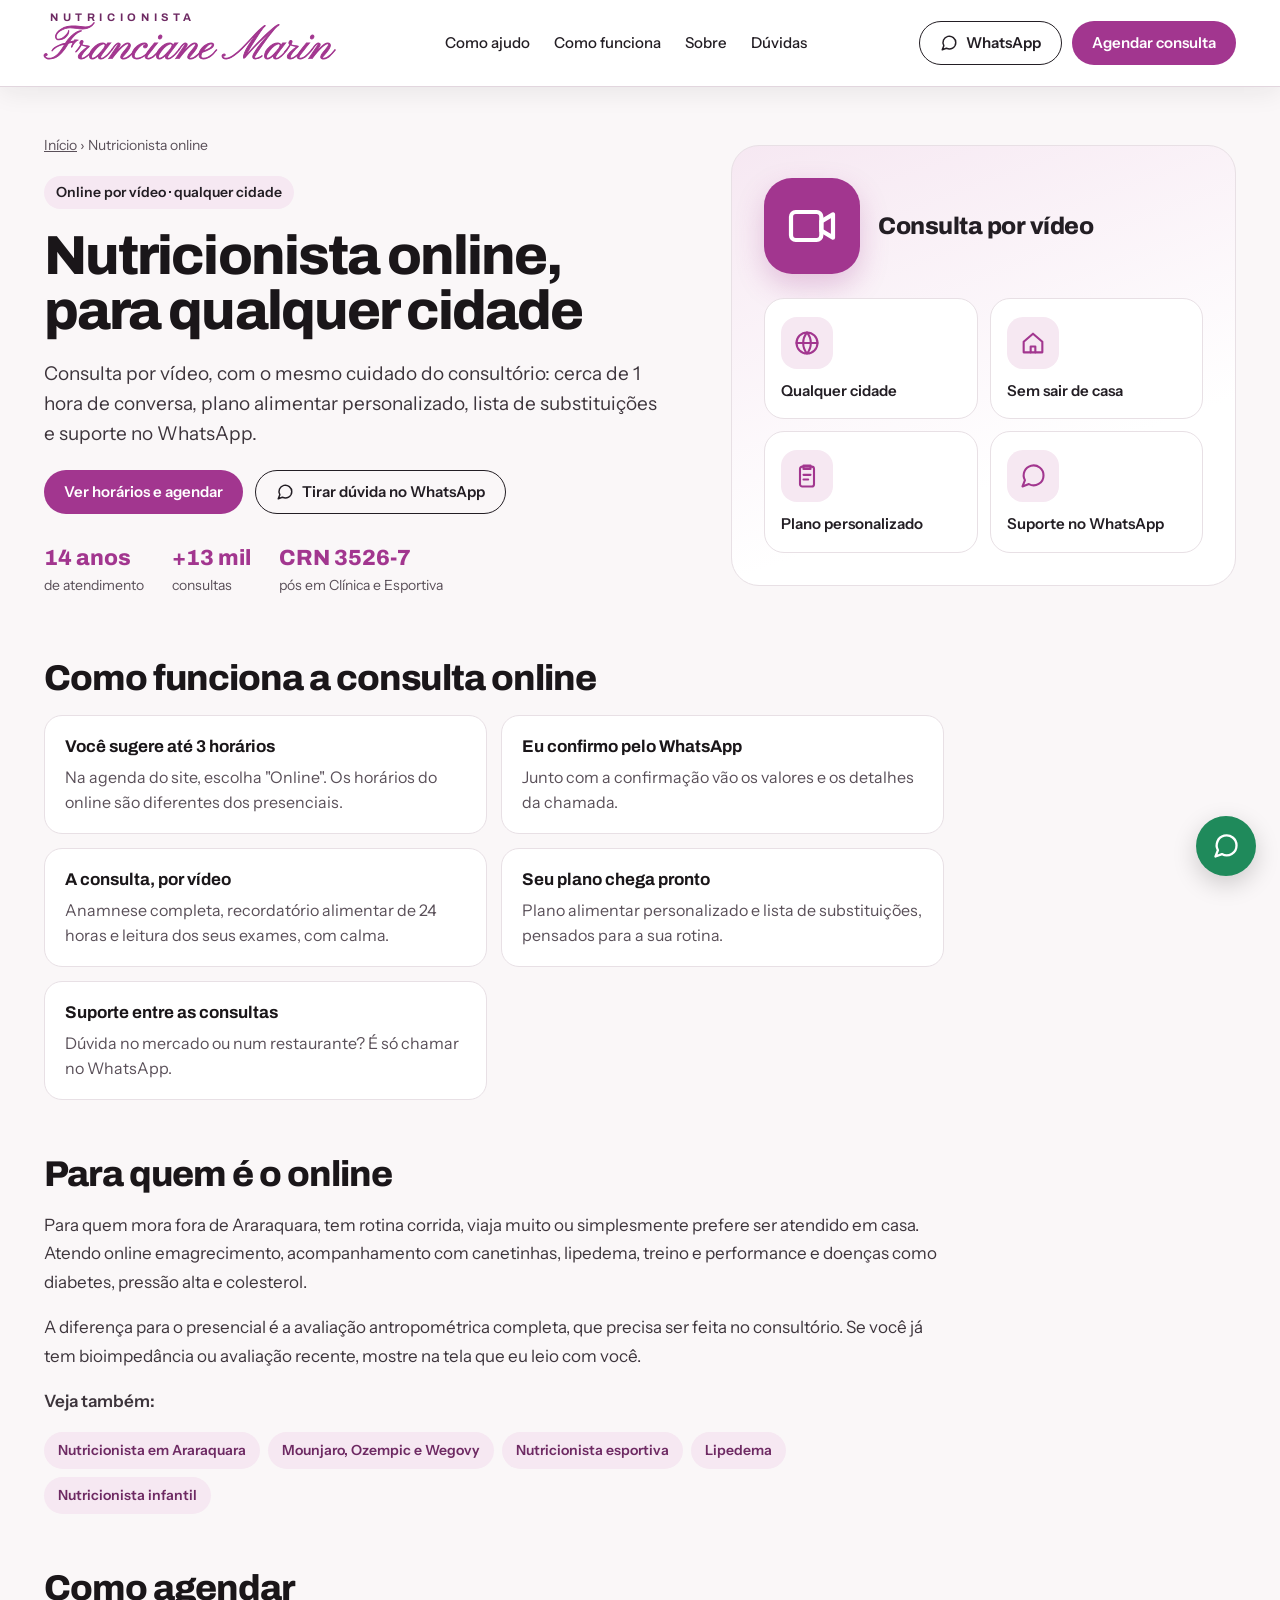
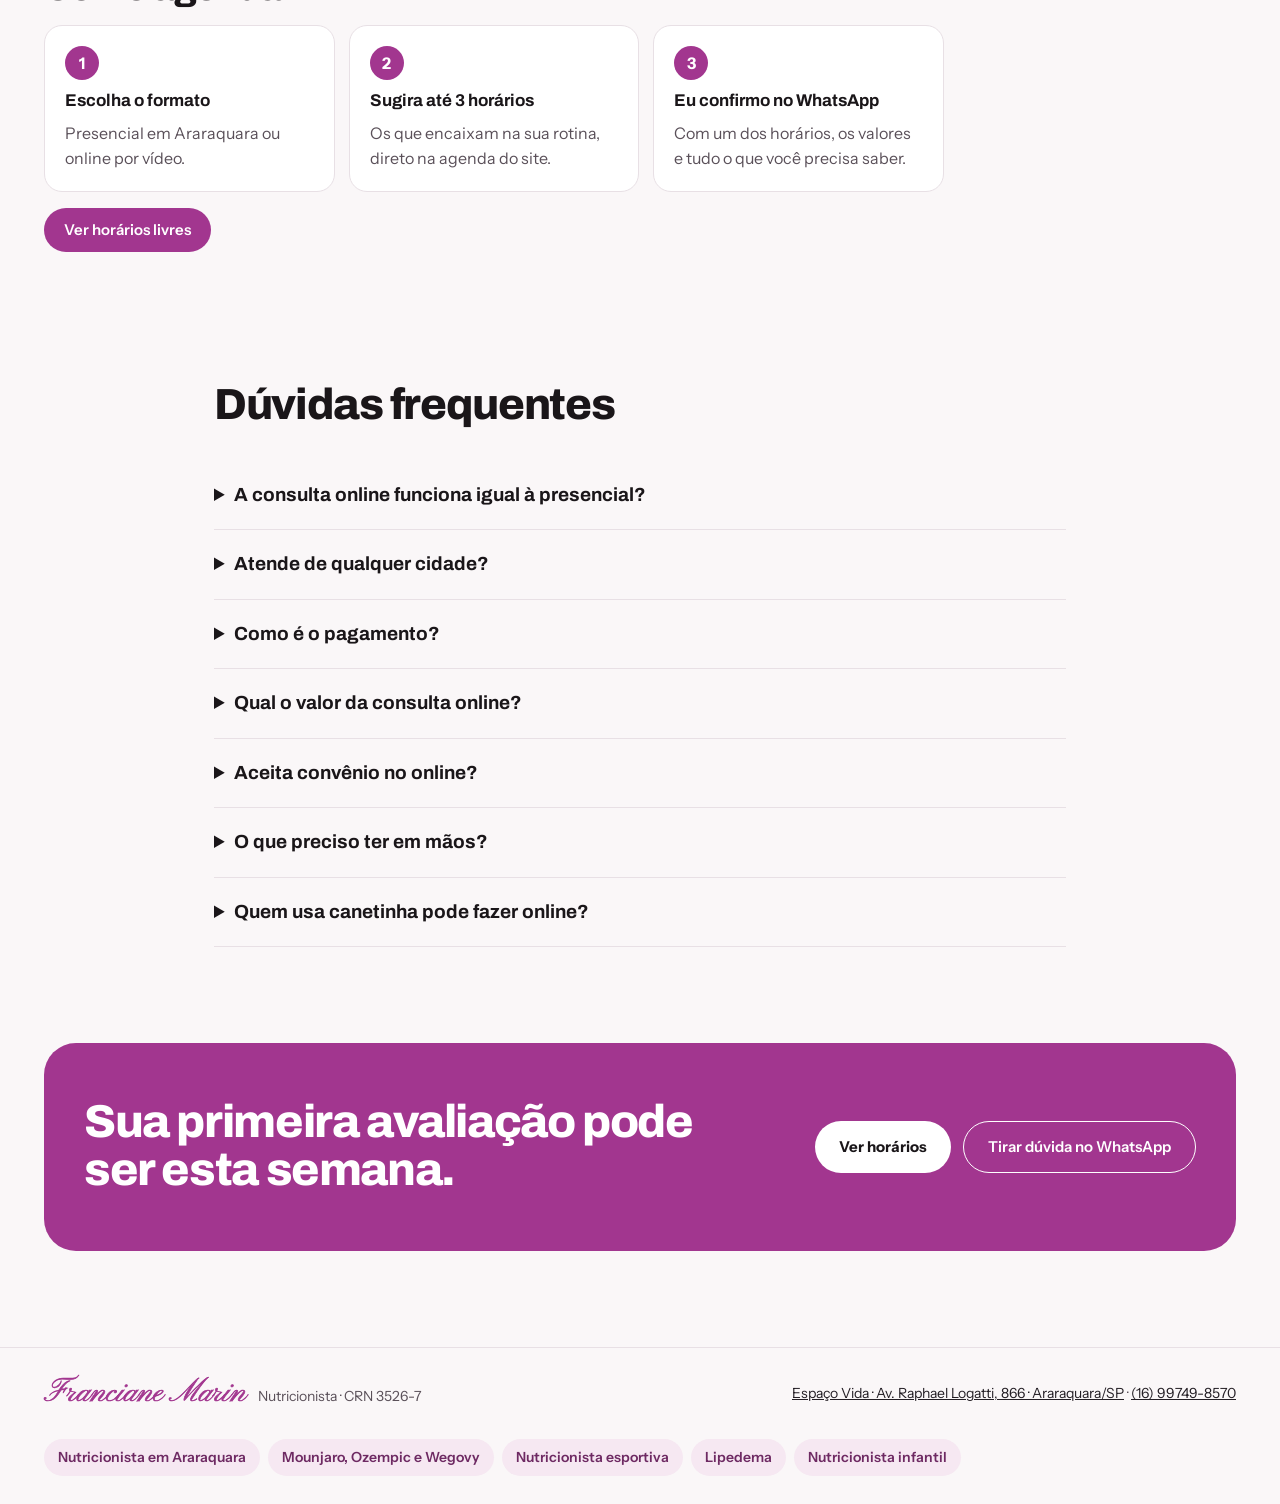
<file: nutricionista-online/index.html>
<!doctype html>
<html lang="pt-BR">
<head>
<meta charset="utf-8">
<meta name="viewport" content="width=device-width, initial-scale=1">
<title>Nutricionista online para todo o Brasil | Franciane Marin</title>
<meta name="description" content="Consulta com nutricionista online, por vídeo, para qualquer cidade. Plano alimentar personalizado, lista de substituições e suporte no WhatsApp. CRN 3526-7. Agende.">
<meta property="og:type" content="website">
<meta property="og:site_name" content="Franciane Marin · Nutricionista">
<meta property="og:url" content="https://www.francianemarin.com.br/nutricionista-online/">
<meta property="og:title" content="Nutricionista online para todo o Brasil | Franciane Marin">
<meta property="og:description" content="Consulta com nutricionista online, por vídeo, para qualquer cidade. Plano alimentar personalizado, lista de substituições e suporte no WhatsApp. CRN 3526-7. Agende.">
<meta property="og:image" content="https://www.francianemarin.com.br/assets/franciane.jpg">
<meta property="og:locale" content="pt_BR">
<meta name="twitter:card" content="summary_large_image">
<meta name="theme-color" content="#A2368F">
<link rel="canonical" href="https://www.francianemarin.com.br/nutricionista-online/">
<link rel="preconnect" href="https://fonts.googleapis.com">
<link rel="preconnect" href="https://fonts.gstatic.com" crossorigin>
<link href="https://fonts.googleapis.com/css2?family=Archivo:wght@500;600;700;800&family=Instrument+Sans:wght@400;500;600&family=Pinyon+Script&display=swap" rel="stylesheet">
<link rel="stylesheet" href="/styles.css?v=202611042204">
<script type="application/ld+json">
{"@context":"https://schema.org","@graph":[{"@type":"WebPage","@id":"https://www.francianemarin.com.br/nutricionista-online/#pagina","url":"https://www.francianemarin.com.br/nutricionista-online/","name":"Nutricionista online para todo o Brasil | Franciane Marin","description":"Consulta com nutricionista online, por vídeo, para qualquer cidade. Plano alimentar personalizado, lista de substituições e suporte no WhatsApp. CRN 3526-7. Agende.","inLanguage":"pt-BR","isPartOf":{"@id":"https://www.francianemarin.com.br/#site"},"about":{"@id":"https://www.francianemarin.com.br/#consultorio"}},{"@type":"BreadcrumbList","itemListElement":[{"@type":"ListItem","position":1,"name":"Início","item":"https://www.francianemarin.com.br/"},{"@type":"ListItem","position":2,"name":"Nutricionista online","item":"https://www.francianemarin.com.br/nutricionista-online/"}]},{"@type":"FAQPage","mainEntity":[{"@type":"Question","name":"A consulta online funciona igual à presencial?","acceptedAnswer":{"@type":"Answer","text":"O plano, a lista de substituições e o suporte no WhatsApp são os mesmos. Só a avaliação antropométrica completa fica para o presencial."}},{"@type":"Question","name":"Atende de qualquer cidade?","acceptedAnswer":{"@type":"Answer","text":"Sim. A consulta é por vídeo e atende pacientes de qualquer cidade do Brasil."}},{"@type":"Question","name":"Como é o pagamento?","acceptedAnswer":{"@type":"Answer","text":"Por Pix, combinado pelo WhatsApp depois da sua solicitação. Nada é cobrado no site."}},{"@type":"Question","name":"Qual o valor da consulta online?","acceptedAnswer":{"@type":"Answer","text":"Os valores e as opções, consulta avulsa ou com retorno, eu envio pelo WhatsApp junto com a confirmação do horário."}},{"@type":"Question","name":"Aceita convênio no online?","acceptedAnswer":{"@type":"Answer","text":"Não, o atendimento é particular. Se o seu plano reembolsa consulta com nutricionista, eu emito o recibo para o reembolso."}},{"@type":"Question","name":"O que preciso ter em mãos?","acceptedAnswer":{"@type":"Answer","text":"Um lugar tranquilo, boa internet e seus exames por perto para mostrar na tela."}},{"@type":"Question","name":"Quem usa canetinha pode fazer online?","acceptedAnswer":{"@type":"Answer","text":"Pode. Acompanho o tratamento com Mounjaro, Ozempic ou Wegovy também no online, junto com o seu médico."}}]}]}
</script>
</head>
<body>

<header class="topo">
  <div class="topo-inner">
    <a href="/" class="logo" aria-label="Franciane Marin, nutricionista. Página inicial">
      <span class="logo-rotulo">NUTRICIONISTA</span>
      <span class="logo-nome">Franciane Marin</span>
    </a>
    <nav aria-label="Seções" class="menu">
      <a href="/#ajuda">Como ajudo</a>
      <a href="/#metodo">Como funciona</a>
      <a href="/#sobre">Sobre</a>
      <a href="/#perguntas">Dúvidas</a>
    </nav>
    <div class="topo-acoes">
      <a class="botao botao-contorno" href="https://wa.me/5516997498570" target="_blank" rel="noopener">
        <svg aria-hidden="true" width="18" height="18" viewBox="0 0 24 24" fill="none" stroke="currentColor" stroke-width="2" stroke-linecap="round" stroke-linejoin="round"><path d="M21 11.5a8.4 8.4 0 0 1-12.5 7.4L3 21l2.1-5.4A8.5 8.5 0 1 1 21 11.5z"/></svg>
        WhatsApp
      </a>
      <a class="botao botao-rosa" href="/#agenda">Agendar consulta</a>
    </div>
  </div>
</header>

<main>
  <section class="container nicho-hero">
    <div class="nicho-hero-texto">
      <nav class="nicho-trilha" aria-label="Você está em"><a href="/">Início</a> <span aria-hidden="true">›</span> <span>Nutricionista online</span></nav>
      <p class="selo">Online por vídeo · qualquer cidade</p>
      <h1>Nutricionista online, para qualquer cidade</h1>
      <p class="nicho-lead">Consulta por vídeo, com o mesmo cuidado do consultório: cerca de 1 hora de conversa, plano alimentar personalizado, lista de substituições e suporte no WhatsApp.</p>
      <div class="nicho-acoes">
        <a class="botao botao-rosa" href="/#agenda">Ver horários e agendar</a>
        <a class="botao botao-contorno" href="https://wa.me/5516997498570" target="_blank" rel="noopener"><svg aria-hidden="true" width="18" height="18" viewBox="0 0 24 24" fill="none" stroke="currentColor" stroke-width="2" stroke-linecap="round" stroke-linejoin="round"><path d="M21 11.5a8.4 8.4 0 0 1-12.5 7.4L3 21l2.1-5.4A8.5 8.5 0 1 1 21 11.5z"/></svg> Tirar dúvida no WhatsApp</a>
      </div>
      <ul class="nicho-numeros">
        <li><strong>14 anos</strong><span>de atendimento</span></li>
        <li><strong>+13 mil</strong><span>consultas</span></li>
        <li><strong>CRN 3526-7</strong><span>pós em Clínica e Esportiva</span></li>
      </ul>
    </div>
    <div class="nicho-visual" aria-hidden="true">
      <div class="nicho-visual-topo"><span class="nicho-visual-icone"><svg aria-hidden="true" width="56" height="56" viewBox="0 0 24 24" fill="none" stroke="currentColor" stroke-width="1.8" stroke-linecap="round" stroke-linejoin="round"><rect x="3" y="6" width="13" height="12" rx="2"/><path d="M16 10l5-3v10l-5-3z"/></svg></span><strong>Consulta por vídeo</strong></div>
      <ul><li><span><svg aria-hidden="true" width="28" height="28" viewBox="0 0 24 24" fill="none" stroke="currentColor" stroke-width="1.8" stroke-linecap="round" stroke-linejoin="round"><circle cx="12" cy="12" r="9"/><path d="M3 12h18M12 3a14 14 0 0 1 0 18M12 3a14 14 0 0 0 0 18"/></svg></span>Qualquer cidade</li><li><span><svg aria-hidden="true" width="28" height="28" viewBox="0 0 24 24" fill="none" stroke="currentColor" stroke-width="1.8" stroke-linecap="round" stroke-linejoin="round"><path d="M4 11l8-7 8 7v9H4z"/><path d="M10 20v-5h4v5"/></svg></span>Sem sair de casa</li><li><span><svg aria-hidden="true" width="28" height="28" viewBox="0 0 24 24" fill="none" stroke="currentColor" stroke-width="1.8" stroke-linecap="round" stroke-linejoin="round"><rect x="6" y="4" width="12" height="17" rx="2"/><path d="M9 3h6v3H9zM9 11h6M9 15h4"/></svg></span>Plano personalizado</li><li><span><svg aria-hidden="true" width="28" height="28" viewBox="0 0 24 24" fill="none" stroke="currentColor" stroke-width="1.8" stroke-linecap="round" stroke-linejoin="round"><path d="M21 11.5a8.4 8.4 0 0 1-12.5 7.4L3 21l2.1-5.4A8.5 8.5 0 1 1 21 11.5z"/></svg></span>Suporte no WhatsApp</li></ul>
    </div>
  </section>

  <div class="container nicho-corpo">
      <section class="nicho-bloco">
        <h2>Como funciona a consulta online</h2>
        <ul class="nicho-lista"><li><strong>Você sugere até 3 horários</strong><span>Na agenda do site, escolha "Online". Os horários do online são diferentes dos presenciais.</span></li><li><strong>Eu confirmo pelo WhatsApp</strong><span>Junto com a confirmação vão os valores e os detalhes da chamada.</span></li><li><strong>A consulta, por vídeo</strong><span>Anamnese completa, recordatório alimentar de 24 horas e leitura dos seus exames, com calma.</span></li><li><strong>Seu plano chega pronto</strong><span>Plano alimentar personalizado e lista de substituições, pensados para a sua rotina.</span></li><li><strong>Suporte entre as consultas</strong><span>Dúvida no mercado ou num restaurante? É só chamar no WhatsApp.</span></li></ul>
      </section>
      <section class="nicho-bloco">
        <h2>Para quem é o online</h2>
        <p>Para quem mora fora de Araraquara, tem rotina corrida, viaja muito ou simplesmente prefere ser atendido em casa. Atendo online emagrecimento, acompanhamento com canetinhas, lipedema, treino e performance e doenças como diabetes, pressão alta e colesterol.</p>
        <p>A diferença para o presencial é a avaliação antropométrica completa, que precisa ser feita no consultório. Se você já tem bioimpedância ou avaliação recente, mostre na tela que eu leio com você.</p>
        <p class="nicho-ver">Veja também:</p><ul class="nicho-links"><li><a href="/nutricionista-araraquara/">Nutricionista em Araraquara</a></li><li><a href="/mounjaro-ozempic/">Mounjaro, Ozempic e Wegovy</a></li><li><a href="/nutricionista-esportiva/">Nutricionista esportiva</a></li><li><a href="/lipedema/">Lipedema</a></li><li><a href="/nutricionista-infantil/">Nutricionista infantil</a></li></ul>
      </section>
      <section class="nicho-bloco">
        <h2>Como agendar</h2>
        <ol class="nicho-passos">
          <li><span>1</span><strong>Escolha o formato</strong><p>Presencial em Araraquara ou online por vídeo.</p></li>
          <li><span>2</span><strong>Sugira até 3 horários</strong><p>Os que encaixam na sua rotina, direto na agenda do site.</p></li>
          <li><span>3</span><strong>Eu confirmo no WhatsApp</strong><p>Com um dos horários, os valores e tudo o que você precisa saber.</p></li>
        </ol>
        <p><a class="botao botao-rosa" href="/#agenda">Ver horários livres</a></p>
      </section>
  </div>

  <section class="container secao perguntas">
    <h2>Dúvidas frequentes</h2>
    <div class="lista-perguntas">
      <details><summary>A consulta online funciona igual à presencial?</summary><p>O plano, a lista de substituições e o suporte no WhatsApp são os mesmos. Só a avaliação antropométrica completa fica para o presencial.</p></details>
      <details><summary>Atende de qualquer cidade?</summary><p>Sim. A consulta é por vídeo e atende pacientes de qualquer cidade do Brasil.</p></details>
      <details><summary>Como é o pagamento?</summary><p>Por Pix, combinado pelo WhatsApp depois da sua solicitação. Nada é cobrado no site.</p></details>
      <details><summary>Qual o valor da consulta online?</summary><p>Os valores e as opções, consulta avulsa ou com retorno, eu envio pelo WhatsApp junto com a confirmação do horário.</p></details>
      <details><summary>Aceita convênio no online?</summary><p>Não, o atendimento é particular. Se o seu plano reembolsa consulta com nutricionista, eu emito o recibo para o reembolso.</p></details>
      <details><summary>O que preciso ter em mãos?</summary><p>Um lugar tranquilo, boa internet e seus exames por perto para mostrar na tela.</p></details>
      <details><summary>Quem usa canetinha pode fazer online?</summary><p>Pode. Acompanho o tratamento com Mounjaro, Ozempic ou Wegovy também no online, junto com o seu médico.</p></details>
    </div>
  </section>

  <section class="container chamada-final">
    <div class="chamada-final-inner">
      <h2>Sua primeira avaliação pode ser esta semana.</h2>
      <div class="chamada-acoes">
        <a class="botao botao-branco-cheio" href="/#agenda">Ver horários</a>
        <a class="botao botao-contorno-branco" href="https://wa.me/5516997498570" target="_blank" rel="noopener">Tirar dúvida no WhatsApp</a>
      </div>
    </div>
  </section>
</main>

<footer class="rodape">
  <div class="container rodape-inner">
    <span class="rodape-marca"><span class="logo-nome logo-nome-pequeno">Franciane Marin</span><span>Nutricionista · CRN 3526-7</span></span>
    <span><a href="https://www.google.com/maps/search/?api=1&amp;query=Avenida+Raphael+Logatti%2C+866+-+Araraquara+-+SP%2C+14806-020" target="_blank" rel="noopener">Espaço Vida · Av. Raphael Logatti, 866 · Araraquara/SP</a> · <a href="https://wa.me/5516997498570" target="_blank" rel="noopener">(16) 99749-8570</a></span>
  </div>
  <div class="container rodape-nichos"><ul class="nicho-links"><li><a href="/nutricionista-araraquara/">Nutricionista em Araraquara</a></li><li><a href="/mounjaro-ozempic/">Mounjaro, Ozempic e Wegovy</a></li><li><a href="/nutricionista-esportiva/">Nutricionista esportiva</a></li><li><a href="/lipedema/">Lipedema</a></li><li><a href="/nutricionista-infantil/">Nutricionista infantil</a></li></ul></div>
</footer>

<a class="whats-flutuante" href="https://wa.me/5516997498570" target="_blank" rel="noopener" aria-label="Falar no WhatsApp">
  <svg aria-hidden="true" width="28" height="28" viewBox="0 0 24 24" fill="none" stroke="currentColor" stroke-width="2" stroke-linecap="round" stroke-linejoin="round"><path d="M21 11.5a8.4 8.4 0 0 1-12.5 7.4L3 21l2.1-5.4A8.5 8.5 0 1 1 21 11.5z"/></svg>
</a>

<nav class="barra-celular" aria-label="Ações rápidas">
  <a class="botao botao-contorno" href="https://wa.me/5516997498570" target="_blank" rel="noopener">WhatsApp</a>
  <a class="botao botao-rosa" href="/#agenda">Agendar</a>
</nav>
</body>
</html>
</file>
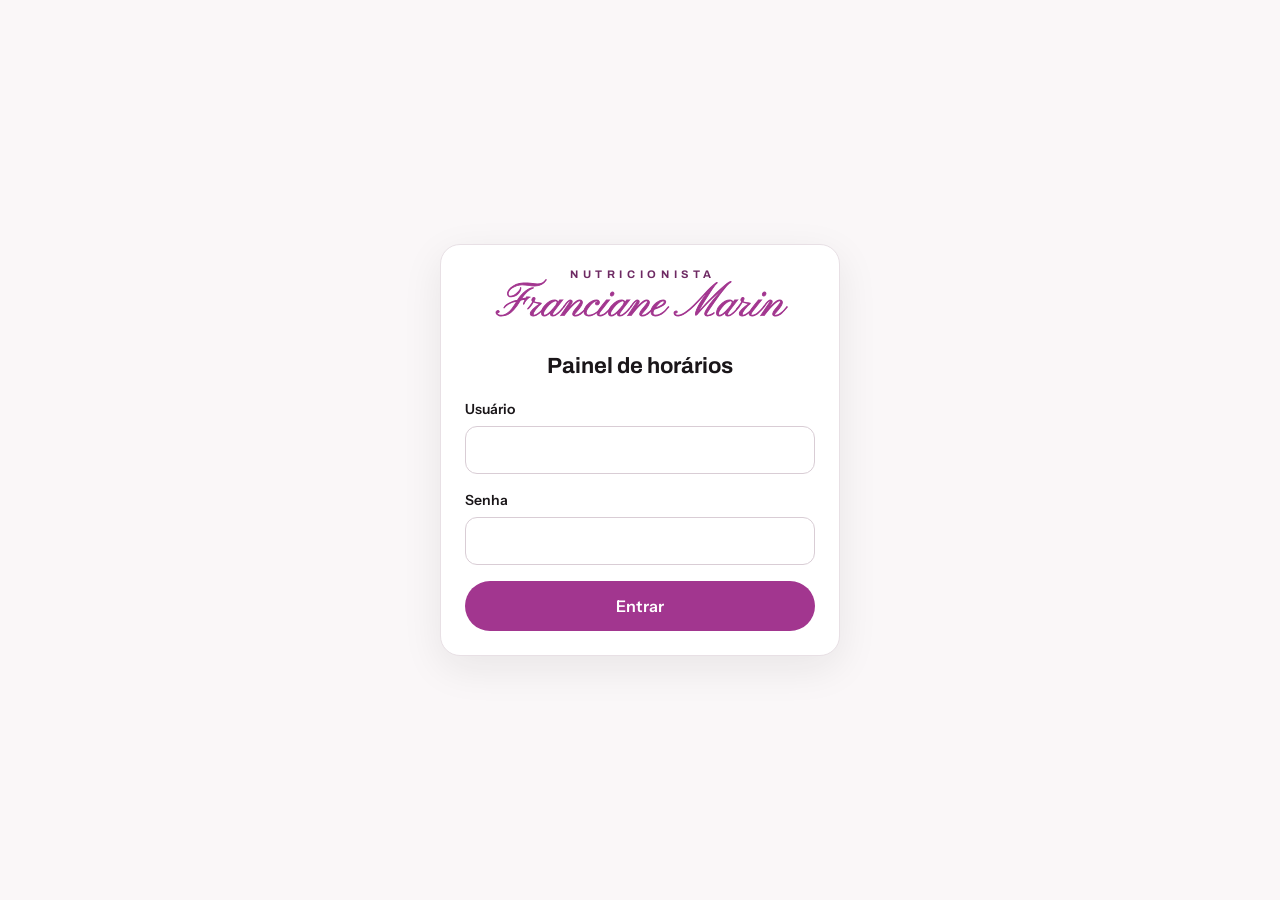
<file: admin.html>
<!doctype html>
<html lang="pt-BR">
<head>
<meta charset="utf-8">
<meta name="viewport" content="width=device-width, initial-scale=1">
<meta name="robots" content="noindex, nofollow">
<title>Painel de horários · Franciane Marin</title>
<link rel="preconnect" href="https://fonts.googleapis.com">
<link rel="preconnect" href="https://fonts.gstatic.com" crossorigin>
<link href="https://fonts.googleapis.com/css2?family=Archivo:wght@500;600;700;800&family=Instrument+Sans:wght@400;500;600&family=Pinyon+Script&display=swap" rel="stylesheet">
<link rel="stylesheet" href="styles.css">
<link rel="stylesheet" href="admin.css">
</head>
<body class="adm">

<!-- Login -->
<main id="tela-login" class="adm-login">
  <form id="form-login" class="adm-cartao adm-login-cartao" novalidate>
    <div class="logo">
      <span class="logo-rotulo">NUTRICIONISTA</span>
      <span class="logo-nome">Franciane Marin</span>
    </div>
    <h1>Painel de horários</h1>
    <div class="adm-campo">
      <label for="usuario">Usuário</label>
      <input id="usuario" name="usuario" autocomplete="username" autocapitalize="none" required>
    </div>
    <div class="adm-campo">
      <label for="senha">Senha</label>
      <input id="senha" name="senha" type="password" autocomplete="current-password" required>
    </div>
    <p class="adm-erro" id="erro-login" aria-live="polite"></p>
    <button type="submit" class="botao botao-rosa adm-botao-largo" id="entrar">Entrar</button>
  </form>
</main>

<!-- Painel -->
<div id="tela-painel" hidden>
  <header class="adm-topo">
    <div class="adm-topo-inner">
      <div class="adm-marca">
        <span class="logo-nome logo-nome-pequeno">Franciane Marin</span>
        <span>Painel de horários</span>
      </div>
      <div class="adm-topo-acoes">
        <a class="botao botao-contorno" href="index.html" target="_blank" rel="noopener">Ver site</a>
        <button type="button" class="botao botao-contorno" id="sair">Sair</button>
      </div>
    </div>
    <nav class="adm-abas" aria-label="Seções do painel" role="tablist">
      <button type="button" role="tab" aria-selected="true" aria-controls="aba-dias" id="tab-dias">Horários por dia</button>
      <button type="button" role="tab" aria-selected="false" aria-controls="aba-semana" id="tab-semana">Semana padrão</button>
      <button type="button" role="tab" aria-selected="false" aria-controls="aba-solicitacoes" id="tab-solicitacoes">Solicitações <span class="adm-contador" id="contador-novas" hidden></span></button>
    </nav>
  </header>

  <main class="adm-conteudo">
    <p class="adm-aviso" id="aviso" aria-live="polite" hidden></p>

    <!-- Por dia -->
    <section id="aba-dias" role="tabpanel" aria-labelledby="tab-dias" class="adm-aba">
      <div class="adm-formato" role="radiogroup" aria-label="Formato">
        <button type="button" role="radio" aria-checked="true" data-modo="presencial">Presencial</button>
        <button type="button" role="radio" aria-checked="false" data-modo="online">Online</button>
      </div>
      <div class="adm-dias" id="lista-dias" role="radiogroup" aria-label="Dia"></div>
      <div class="adm-cartao" id="detalhe-dia"></div>
    </section>

    <!-- Semana padrão -->
    <section id="aba-semana" role="tabpanel" aria-labelledby="tab-semana" class="adm-aba" hidden>
      <div class="adm-formato" role="radiogroup" aria-label="Formato">
        <button type="button" role="radio" aria-checked="true" data-modo-semana="presencial">Presencial</button>
        <button type="button" role="radio" aria-checked="false" data-modo-semana="online">Online</button>
      </div>
      <div class="adm-cartao">
        <p class="adm-explica">Estes são os horários de toda semana. Dias em que você mexeu na aba "Horários por dia" continuam como você deixou.</p>
        <div id="grade-semana" class="adm-semana"></div>
        <div class="adm-salvar">
          <button type="button" class="botao botao-rosa" id="salvar-semana">Salvar semana padrão</button>
          <span id="estado-semana" class="adm-estado" aria-live="polite"></span>
        </div>
      </div>
    </section>

    <!-- Solicitações -->
    <section id="aba-solicitacoes" role="tabpanel" aria-labelledby="tab-solicitacoes" class="adm-aba" hidden>
      <div id="lista-solicitacoes" class="adm-solicitacoes"></div>
    </section>
  </main>
</div>

<script src="config.js"></script>
<script src="admin.js"></script>
</body>
</html>
</file>
<file: styles.css>
:root {
  --rosa: #A2368F;
  --rosa-escuro: #84296F;
  --rosa-claro: #F6E8F2;
  --rosa-suave: #E9A6D6;
  --vinho: #6E2A63;
  --carvao: #231E24;
  --carvao-2: #2E272D;
  --carvao-3: #332C35;
  --grafite: #1A1619;
  --texto: #3D353C;
  --texto-suave: #5A5059;
  --texto-claro: #D3CAD3;
  --linha: #E8E0E5;
  --fundo: #FAF7F8;
  --branco: #FFFFFF;
  --whats: #1F8A5B;
  --display: 'Archivo', system-ui, sans-serif;
  --corpo: 'Instrument Sans', system-ui, sans-serif;
  --script: 'Pinyon Script', cursive;
}

* { box-sizing: border-box; }
html { scroll-behavior: smooth; scroll-padding-top: 96px; }
body { margin: 0; background: var(--fundo); color: var(--grafite); font-family: var(--corpo); font-size: 16px; line-height: 1.5; -webkit-font-smoothing: antialiased; }
img { max-width: 100%; display: block; }
a { color: var(--carvao); }
a:hover { color: #000; }
h1, h2, h3 { font-family: var(--display); margin: 0; }
p { margin: 0; }
button, input, select { font: inherit; }
:focus-visible { outline: 3px solid var(--rosa); outline-offset: 2px; }

.container { max-width: 1240px; margin: 0 auto; padding-left: 24px; padding-right: 24px; }

/* Botões */
.botao { display: inline-flex; align-items: center; justify-content: center; gap: 8px; min-height: 44px; padding: 0 20px; border-radius: 999px; text-decoration: none; font-weight: 600; font-size: 15px; transition: background .15s, color .15s; }
.botao-rosa { background: var(--rosa); color: var(--branco); }
.botao-rosa:hover { background: var(--rosa-escuro); color: var(--branco); }
.botao-contorno { border: 1.5px solid var(--carvao); color: var(--carvao); }
.botao-contorno:hover { background: var(--rosa-claro); color: var(--carvao); }
.botao-branco { background: var(--branco); }
.botao-branco-cheio { background: var(--branco); color: var(--grafite); font-weight: 700; min-height: 52px; padding: 0 24px; }
.botao-branco-cheio:hover { background: var(--rosa-claro); color: var(--grafite); }
.botao-contorno-branco { border: 1.5px solid var(--branco); color: var(--branco); min-height: 52px; padding: 0 24px; }
.botao-contorno-branco:hover { background: rgba(255,255,255,.12); color: var(--branco); }

/* Topo */
.topo { position: sticky; top: 0; z-index: 20; background: var(--branco); border-bottom: 1px solid #E2D6DE; box-shadow: 0 6px 24px rgba(26,22,25,.07); }
.topo-inner { max-width: 1240px; margin: 0 auto; padding: 12px 24px; display: flex; flex-wrap: wrap; align-items: center; justify-content: space-between; gap: 16px; }
.logo { display: flex; flex-direction: column; align-items: flex-start; text-decoration: none; line-height: 1; }
.logo-rotulo { font-family: var(--display); font-weight: 700; font-size: 11px; letter-spacing: .42em; color: var(--vinho); padding-left: 6px; }
.logo-nome { font-family: var(--script); font-size: 46px; line-height: 1.1; color: var(--rosa); -webkit-text-stroke: .9px var(--rosa); }
.logo-nome-pequeno { font-size: 32px; -webkit-text-stroke: .7px var(--rosa); }
.menu { display: flex; flex-wrap: wrap; gap: 24px; font-size: 15px; font-weight: 500; }
.menu a { text-decoration: none; }
.menu a:hover { color: var(--rosa); }
.topo-acoes { display: flex; gap: 10px; flex-wrap: wrap; }

/* Hero */
.hero { padding-top: 40px; padding-bottom: 56px; display: flex; flex-wrap: wrap; gap: 48px; align-items: flex-start; }
.hero-texto { flex: 1 1 520px; min-width: 0; display: flex; flex-direction: column; gap: 22px; }
.selo { align-self: flex-start; padding: 6px 12px; background: var(--rosa-claro); border-radius: 999px; font-size: 14px; font-weight: 600; color: var(--carvao); }
.hero h1 { font-weight: 800; font-size: clamp(34px, 4.3vw, 58px); line-height: .98; letter-spacing: -.035em; }
.hero-caneta { margin-top: -8px; font-family: var(--display); font-weight: 700; font-size: 21px; color: var(--rosa); }
.hero-sub { font-size: 18px; color: var(--texto); max-width: 560px; }
.hero-perfil { display: flex; gap: 20px; align-items: center; }
.hero-perfil img { width: 120px; height: 148px; flex: 0 0 auto; border-radius: 20px; object-fit: cover; object-position: 50% 12%; background: var(--branco); border: 1px solid var(--linha); }
.hero-perfil p { font-size: 15px; color: var(--texto-suave); }
.hero-perfil .hero-perfil-nome { font-family: var(--display); font-weight: 700; font-size: 22px; color: var(--grafite); margin-bottom: 6px; }
.numeros { margin: 0; padding: 0; list-style: none; display: grid; grid-template-columns: repeat(auto-fit, minmax(150px, 1fr)); gap: 12px; }
.numeros li { padding: 16px; background: var(--branco); border: 1px solid var(--linha); border-radius: 16px; }
.numeros strong { display: block; font-family: var(--display); font-weight: 800; font-size: 30px; color: var(--carvao); }
.numeros span { font-size: 14px; color: var(--texto-suave); }

/* Agenda */
.agenda { flex: 1 1 420px; min-width: 0; max-width: 520px; background: var(--carvao); color: var(--branco); border-radius: 28px; padding: 28px; display: flex; flex-direction: column; gap: 18px; }
.agenda-cabeca { display: flex; justify-content: space-between; align-items: baseline; gap: 12px; flex-wrap: wrap; }
.agenda-cabeca h2 { font-weight: 700; font-size: 26px; letter-spacing: -.02em; }
.agenda-cabeca span { font-size: 13px; color: #CFC5D0; }
.inclui { margin: -4px 0 0; padding: 0; list-style: none; display: flex; flex-wrap: wrap; gap: 6px; }
.inclui li { padding: 5px 10px; background: var(--carvao-3); border-radius: 999px; font-size: 13px; }
.etapa { display: flex; flex-direction: column; gap: 14px; }
.etapa[hidden] { display: none; }
.formato { display: grid; grid-template-columns: repeat(2, minmax(0, 1fr)); gap: 6px; padding: 5px; background: #17131A; border-radius: 14px; }
.formato button { min-height: 44px; border: 0; border-radius: 10px; background: transparent; color: #E8E1E9; font-weight: 600; font-size: 15px; cursor: pointer; }
.formato button[aria-checked="true"] { background: var(--branco); color: var(--carvao); }
.nota-modo { margin-top: -6px; font-size: 14px; color: #CFC5D0; }
.rotulo { font-size: 14px; font-weight: 600; color: #E8E1E9; margin-bottom: -6px; }
.dias { display: grid; grid-template-columns: repeat(5, minmax(0, 1fr)); gap: 8px; }
.dias button { position: relative; min-height: 60px; padding: 8px 0; border-radius: 12px; border: 1.5px solid #4A414D; background: var(--carvao-3); color: var(--branco); cursor: pointer; text-align: center; }
.dias button span { display: block; font-size: 12px; opacity: .85; }
.dias button strong { display: block; font-family: var(--display); font-size: 20px; }
.dias button[aria-checked="true"] { background: var(--branco); color: var(--carvao); border-color: var(--branco); }
.horarios { display: grid; grid-template-columns: repeat(3, minmax(0, 1fr)); gap: 8px; }
.horarios button { min-height: 44px; border-radius: 10px; border: 1.5px solid #6B6070; background: transparent; color: var(--branco); font-weight: 600; font-size: 15px; cursor: pointer; }
.horarios button:hover { border-color: var(--branco); }
.horarios button { position: relative; }
.horarios button[aria-pressed="true"] { background: var(--rosa); border-color: var(--rosa); }
.carregando { font-size: 14px; color: #CFC5D0; }
.botao-agenda { display: flex; align-items: center; justify-content: space-between; gap: 12px; min-height: 56px; padding: 0 22px; border: 0; border-radius: 16px; background: var(--rosa); color: var(--branco); font-weight: 600; font-size: 17px; cursor: pointer; text-align: left; }
.botao-agenda:hover:not(:disabled) { background: var(--rosa-escuro); }
.botao-agenda:disabled { background: #4A414D; color: #CFC5D0; cursor: not-allowed; }
.botao-agenda[aria-busy="true"] { opacity: .7; cursor: progress; }
.aviso-leve { font-size: 13px; color: #CFC5D0; margin-top: -4px; }
.aviso-dados { font-size: 12px; color: #A99FAA; margin-top: -6px; }
.voltar { align-self: flex-start; display: inline-flex; align-items: center; gap: 6px; min-height: 44px; padding: 0 4px; border: 0; background: transparent; color: #E8E1E9; font-weight: 600; cursor: pointer; }
.voltar:hover { color: var(--branco); text-decoration: underline; }
.resumo { padding: 14px 16px; background: var(--carvao-3); border-radius: 14px; font-size: 15px; }
.resumo strong { color: var(--rosa-suave); }
.campo { display: flex; flex-direction: column; gap: 6px; }
.campo label { font-size: 14px; font-weight: 600; color: #E8E1E9; }
.obrigatorio { margin-left: 6px; padding: 1px 8px; border-radius: 999px; background: var(--carvao-3); color: var(--rosa-suave); font-size: 12px; font-weight: 600; }
.campo input, .campo select { min-height: 48px; padding: 0 14px; border-radius: 12px; border: 1.5px solid #6B6070; background: #17131A; color: var(--branco); font-size: 16px; }
.campo input::placeholder { color: #8E8490; }
.campo input:focus, .campo select:focus { border-color: var(--rosa-suave); outline: none; }
.campo input[aria-invalid="true"] { border-color: #FF8FB1; }
.telefone { display: flex; gap: 8px; }
.telefone select { flex: 0 0 auto; width: 150px; padding-right: 8px; }
.telefone #codigo-outro { flex: 0 0 96px; width: 96px; }
.telefone #telefone { flex: 1 1 auto; min-width: 0; }
.erro { min-height: 0; font-size: 13px; color: #FFB3CB; }
.erro:empty { display: none; }
.etapa-ok { align-items: flex-start; gap: 12px; outline: none; }
.ok-icone { width: 52px; height: 52px; border-radius: 999px; background: var(--rosa); display: flex; align-items: center; justify-content: center; }
.etapa-ok h3 { font-size: 24px; }
.etapa-ok p { color: #E8E1E9; }
.proximos { margin: 0; padding-left: 20px; display: flex; flex-direction: column; gap: 6px; color: #E8E1E9; font-size: 15px; }
.agenda-duvida { font-size: 14px; color: #CFC5D0; }
.agenda-duvida a { color: var(--branco); font-weight: 600; }

/* Faixa */
.faixa { border-top: 1px solid var(--linha); border-bottom: 1px solid var(--linha); background: var(--branco); }
.faixa-inner { padding-top: 22px; padding-bottom: 22px; display: flex; flex-wrap: wrap; justify-content: space-between; gap: 16px 32px; font-size: 15px; color: var(--texto); }
.faixa strong { color: var(--grafite); }

/* Seções */
.secao { padding-top: 96px; padding-bottom: 96px; display: flex; flex-direction: column; gap: 40px; }
.secao-cabeca { display: flex; flex-wrap: wrap; justify-content: space-between; align-items: flex-end; gap: 24px; }
.secao-cabeca > div { display: flex; flex-direction: column; gap: 12px; max-width: 680px; }
.secao-cabeca h2 { font-weight: 800; font-size: clamp(32px, 3.8vw, 50px); line-height: 1.02; letter-spacing: -.03em; }
.secao-cabeca > p { font-size: 18px; line-height: 1.6; color: var(--texto); max-width: 440px; }
.sobretitulo { font-size: 14px; font-weight: 700; letter-spacing: .08em; text-transform: uppercase; color: var(--rosa); }
.sobretitulo-claro { color: var(--rosa-suave); }
.sobretitulo-escuro { color: var(--carvao); }

.grupos { display: grid; grid-template-columns: repeat(auto-fit, minmax(300px, 1fr)); gap: 16px; }
.grupo { background: var(--branco); border: 1px solid var(--linha); border-radius: 24px; padding: 28px; display: flex; flex-direction: column; gap: 18px; }
.grupo-cabeca { display: flex; align-items: center; gap: 12px; }
.grupo-cabeca h3 { font-weight: 800; font-size: 22px; }
.icone { width: 44px; height: 44px; flex: 0 0 auto; border-radius: 12px; background: var(--rosa-claro); color: var(--rosa); display: flex; align-items: center; justify-content: center; }
.grupo ul { margin: 0; padding: 0; list-style: none; display: flex; flex-direction: column; gap: 14px; }
.grupo strong { display: block; font-size: 16px; }
.grupo span { color: var(--texto-suave); }

.caneta { background: var(--grafite); color: var(--branco); border-radius: 24px; padding: 32px; display: flex; flex-wrap: wrap; gap: 32px; align-items: center; }
.caneta-texto { flex: 1 1 340px; min-width: 0; display: flex; flex-direction: column; gap: 12px; }
.caneta-texto .sobretitulo { font-size: 13px; }
.caneta-texto h3 { font-weight: 800; font-size: 30px; line-height: 1.05; letter-spacing: -.02em; }
.caneta-texto p:last-child { color: var(--texto-claro); line-height: 1.6; }
.caneta-texto a { color: var(--rosa-suave); font-weight: 600; }
.caneta-texto a:hover { color: var(--branco); }
.caneta-pontos { flex: 1 1 520px; min-width: 0; margin: 0; padding: 0; list-style: none; display: grid; grid-template-columns: repeat(auto-fit, minmax(150px, 1fr)); gap: 10px; }
.caneta-pontos li { display: flex; flex-direction: column; gap: 6px; padding: 18px; background: var(--carvao-2); border-radius: 16px; }
.caneta-pontos span { font-family: var(--display); font-weight: 800; font-size: 22px; color: var(--rosa-suave); }
.caneta-pontos p { color: var(--texto-claro); font-size: 15px; }

.nao-achou { display: flex; flex-wrap: wrap; align-items: center; justify-content: space-between; gap: 16px; padding: 20px 24px; background: var(--rosa-claro); border-radius: 20px; font-size: 17px; }
.nao-achou-acoes { display: flex; flex-wrap: wrap; gap: 10px; }
.nao-achou .botao { min-height: 48px; }

.escuro { background: var(--grafite); color: var(--branco); }
.escuro .secao-cabeca > p { color: var(--texto-claro); }
.passos { margin: 0; padding: 0; list-style: none; display: grid; grid-template-columns: repeat(auto-fit, minmax(240px, 1fr)); gap: 16px; }
.passos li { padding: 28px; background: var(--carvao-2); border-radius: 20px; display: flex; flex-direction: column; gap: 12px; }
.passos span { font-size: 14px; font-weight: 600; color: var(--rosa-suave); }
.passos h3 { font-size: 22px; }
.passos p { color: var(--texto-claro); line-height: 1.55; }

.sobre { background: var(--rosa-claro); }
.sobre-inner { flex-direction: row; flex-wrap: wrap; gap: 56px; align-items: flex-start; }
.sobre-fotos { flex: 1 1 380px; min-width: 0; max-width: 520px; display: grid; grid-template-columns: 1fr 1fr; gap: 12px; align-items: stretch; }
.sobre-foto-destaque { width: 100%; height: auto; aspect-ratio: 1 / 1; object-fit: cover; object-position: 55% 28%; border-radius: 20px; }
.sobre-foto-atendimento { grid-column: 1 / -1; width: 100%; height: auto; aspect-ratio: 1 / 1; object-fit: cover; object-position: 50% 100%; border-radius: 24px; }
.sobre-foto-formatura { margin: 0; display: flex; flex-direction: column; gap: 8px; }
.sobre-foto-formatura img { width: 100%; height: auto; aspect-ratio: 1 / 1; object-fit: cover; object-position: 50% 15%; border-radius: 20px; }
.sobre-foto-formatura figcaption { font-size: 13px; color: var(--texto-suave); }
.sobre-texto { flex: 1 1 520px; min-width: 0; display: flex; flex-direction: column; gap: 24px; }
.sobre-texto h2 { font-weight: 800; font-size: clamp(30px, 3.6vw, 48px); line-height: 1.04; letter-spacing: -.03em; }
.sobre-texto > p { font-size: 18px; line-height: 1.65; color: var(--texto); }
.sobre-texto h3 { font-weight: 700; font-size: 18px; margin-bottom: -10px; }
.lugares { margin: 0; padding: 0; list-style: none; display: grid; grid-template-columns: repeat(auto-fit, minmax(160px, 1fr)); gap: 10px; }
.lugares li { overflow: hidden; background: var(--branco); border: 1px solid var(--linha); border-radius: 16px; display: flex; flex-direction: column; }
.lugares img { width: 100%; height: 120px; object-fit: contain; }
.lugares span { padding: 10px 14px; font-size: 13px; color: var(--texto-suave); }
.lugares strong { color: var(--grafite); }
.link-forte { font-weight: 600; }

.onde { display: flex; flex-wrap: wrap; gap: 48px; align-items: center; }
.onde-foto { flex: 1 1 300px; min-width: 0; max-width: 420px; height: auto; aspect-ratio: 4 / 5; object-fit: cover; object-position: 50% 60%; border-radius: 28px; }
.onde-texto { flex: 1 1 420px; min-width: 0; display: flex; flex-direction: column; gap: 20px; }
.onde-texto h2 { font-weight: 800; font-size: clamp(30px, 3.4vw, 44px); line-height: 1.04; letter-spacing: -.03em; }
.onde-lista { margin: 0; padding: 0; list-style: none; display: flex; flex-direction: column; gap: 12px; }
.onde-lista li { padding: 16px 18px; background: var(--branco); border: 1px solid var(--linha); border-radius: 16px; }
.onde-lista strong { display: block; font-family: var(--display); font-size: 17px; }
.onde-lista span { color: var(--texto-suave); }
.onde-acoes { display: flex; flex-wrap: wrap; gap: 10px; }
.onde-acoes .botao { min-height: 48px; }

.perguntas { max-width: 900px; gap: 24px; }
.perguntas h2 { font-weight: 800; font-size: clamp(30px, 3.4vw, 44px); letter-spacing: -.03em; }
.lista-perguntas { display: flex; flex-direction: column; }
.perguntas-grupo { font-size: 14px; font-weight: 700; letter-spacing: .08em; text-transform: uppercase; color: var(--rosa); padding: 32px 0 12px; border-bottom: 1px solid var(--linha); }
.perguntas-grupo:first-child { padding-top: 0; }
.lista-perguntas details p a { color: var(--rosa); font-weight: 600; }
.lista-perguntas details { padding: 20px 0; border-bottom: 1px solid var(--linha); }
.lista-perguntas summary { cursor: pointer; font-family: var(--display); font-weight: 700; font-size: 19px; min-height: 28px; }
.lista-perguntas details p { margin-top: 12px; color: var(--texto-suave); line-height: 1.6; }

.chamada-final { padding-bottom: 96px; }
.chamada-final-inner { background: var(--rosa); color: var(--branco); border-radius: 32px; padding: 56px 40px; display: flex; flex-wrap: wrap; justify-content: space-between; align-items: center; gap: 32px; }
.chamada-final h2 { font-weight: 800; font-size: clamp(30px, 3.6vw, 48px); line-height: 1.04; letter-spacing: -.03em; max-width: 620px; }
.chamada-acoes { display: flex; flex-wrap: wrap; gap: 12px; }

.rodape { border-top: 1px solid var(--linha); }
.rodape-inner { padding-top: 28px; padding-bottom: 28px; display: flex; flex-wrap: wrap; justify-content: space-between; align-items: center; gap: 12px; font-size: 14px; color: var(--texto-suave); }
.rodape-marca { display: flex; align-items: baseline; gap: 12px; flex-wrap: wrap; }

.whats-flutuante { position: fixed; right: 24px; bottom: 24px; z-index: 30; width: 60px; height: 60px; border-radius: 999px; background: var(--whats); color: var(--branco); display: flex; align-items: center; justify-content: center; box-shadow: 0 8px 24px rgba(0,0,0,.18); }
.whats-flutuante:hover { color: var(--branco); filter: brightness(1.08); }
.barra-celular { display: none; }

/* Celular */
@media (max-width: 760px) {
  html { scroll-padding-top: 76px; }
  .topo-inner { padding: 10px 16px; }
  .logo-nome { font-size: 36px; -webkit-text-stroke: .8px var(--rosa); }
  .logo-rotulo { font-size: 10px; }
  .menu, .topo-acoes { display: none; }
  .container { padding-left: 16px; padding-right: 16px; }
  .hero { padding-top: 28px; padding-bottom: 40px; gap: 28px; }
  .hero-texto { gap: 20px; }
  .hero-caneta { font-size: 19px; margin-top: -6px; }
  .hero-sub { font-size: 17px; }
  .hero-perfil img { width: 76px; height: 92px; border-radius: 14px; }
  .hero-perfil .hero-perfil-nome { font-size: 18px; }
  .numeros { grid-template-columns: repeat(3, minmax(0, 1fr)); gap: 8px; }
  .numeros li { padding: 12px 10px; }
  .numeros strong { font-size: 20px; }
  .numeros span { font-size: 12px; line-height: 1.3; display: block; }
  .agenda { padding: 20px; border-radius: 24px; max-width: none; }
  .agenda-cabeca h2 { font-size: 22px; }
  .dias { gap: 6px; }
  .dias button { min-height: 54px; }
  .telefone select { width: 118px; font-size: 15px; }
  .secao { padding-top: 56px; padding-bottom: 56px; gap: 28px; }
  .grupo, .caneta { padding: 20px; }
  .caneta-texto h3 { font-size: 24px; }
  .chamada-final { padding-bottom: 56px; }
  .chamada-final-inner { padding: 36px 24px; border-radius: 24px; }
  .whats-flutuante { display: none; }
  .barra-celular { display: grid; grid-template-columns: repeat(2, minmax(0, 1fr)); gap: 10px; position: fixed; left: 0; right: 0; bottom: 0; z-index: 30; padding: 10px 16px calc(10px + env(safe-area-inset-bottom)); background: var(--branco); border-top: 1px solid var(--linha); box-shadow: 0 -6px 20px rgba(26,22,25,.06); }
  .barra-celular .botao { min-height: 50px; border-radius: 14px; }
  .rodape { padding-bottom: 76px; }
}

@media (prefers-reduced-motion: reduce) {
  html { scroll-behavior: auto; }
}

/* Sobre: expectativas, formação e assinatura */
.sobre-texto > p strong { color: var(--grafite); }
.sobre-esperar { margin: 0; padding: 0; list-style: none; display: flex; flex-direction: column; gap: 10px; }
.sobre-esperar li { position: relative; padding: 14px 16px 14px 46px; background: var(--branco); border-radius: 14px; color: var(--texto); }
.sobre-esperar li::before { content: ''; position: absolute; left: 16px; top: 17px; width: 18px; height: 18px; border-radius: 999px; background: var(--rosa) url("data:image/svg+xml,%3Csvg xmlns='http://www.w3.org/2000/svg' viewBox='0 0 24 24' fill='none' stroke='white' stroke-width='3' stroke-linecap='round' stroke-linejoin='round'%3E%3Cpath d='M5 12.5l4.5 4.5L19 7.5'/%3E%3C/svg%3E") center / 12px no-repeat; }
.sobre-esperar strong { color: var(--grafite); }
.sobre-formacao { margin: 0; padding: 0; list-style: none; display: flex; flex-wrap: wrap; gap: 8px; }
.sobre-formacao li { padding: 6px 12px; border: 1px solid #E5CFE0; border-radius: 999px; background: rgba(255,255,255,.6); font-size: 14px; font-weight: 600; color: var(--carvao); }
.sobre-assinatura { display: flex; flex-wrap: wrap; align-items: center; justify-content: space-between; gap: 16px; padding: 4px 0 8px; }
.sobre-assinatura .botao { min-height: 48px; }

/* Instagram */
.insta { display: flex; flex-wrap: wrap; align-items: center; gap: 20px 28px; padding: 28px 32px; border-radius: 24px; background: var(--branco); border: 1px solid var(--linha); margin-top: 8px; }
.insta-icone { width: 64px; height: 64px; flex: 0 0 auto; border-radius: 18px; background: var(--rosa-claro); color: var(--rosa); display: flex; align-items: center; justify-content: center; }
.insta-icone svg { width: 32px; height: 32px; }
.insta-texto { flex: 1 1 320px; min-width: 0; display: flex; flex-direction: column; gap: 6px; }
.insta-texto h2 { font-weight: 800; font-size: clamp(24px, 2.6vw, 32px); letter-spacing: -.02em; }
.insta-texto > p:last-child { color: var(--texto-suave); }
.insta-botao { min-height: 50px; }
.rodape-redes { display: flex; gap: 6px; }
.rodape-redes a { width: 44px; height: 44px; border-radius: 12px; display: flex; align-items: center; justify-content: center; color: var(--carvao); border: 1px solid var(--linha); background: var(--branco); }
.rodape-redes a:hover { color: var(--rosa); border-color: var(--rosa); }
@media (max-width: 760px) { .insta { padding: 22px 20px; } .insta-botao { width: 100%; font-size: 14px; } }

/* Até 3 sugestões */
.dica-opcoes { display: flex; gap: 10px; align-items: flex-start; padding: 12px 14px; border-radius: 14px; background: #3A2537; color: #F3DDEC; font-size: 14px; line-height: 1.45; }
.dica-opcoes svg { flex: 0 0 auto; margin-top: 1px; color: var(--rosa-suave); }
.dica-opcoes strong { color: var(--branco); }
.rotulo-linha { display: flex; justify-content: space-between; align-items: baseline; gap: 8px; margin-bottom: -6px; }
.rotulo-linha .rotulo { margin-bottom: 0; }
.contador-opcoes { font-size: 13px; font-weight: 700; color: var(--rosa-suave); }
.marca-dia { position: absolute; top: -7px; right: -7px; min-width: 20px; height: 20px; padding: 0 5px; border-radius: 999px; background: var(--rosa); color: var(--branco); font-style: normal; font-size: 12px; font-weight: 700; display: flex; align-items: center; justify-content: center; box-shadow: 0 0 0 2px var(--carvao); }
.marca-opcao { position: absolute; top: -8px; right: -6px; padding: 1px 6px; border-radius: 999px; background: var(--branco); color: var(--rosa); font-style: normal; font-size: 11px; font-weight: 800; }
.limite-opcoes { font-size: 13px; color: #FFB3CB; margin-top: -4px; }
.escolhidos { margin: 0; padding: 0; list-style: none; display: flex; flex-direction: column; gap: 6px; }
.escolhidos li { display: flex; align-items: center; justify-content: space-between; gap: 8px; padding: 6px 6px 6px 14px; border-radius: 12px; background: var(--carvao-3); font-size: 14px; }
.escolhidos strong { color: var(--rosa-suave); margin-right: 4px; }
.escolhidos button { width: 36px; height: 36px; border: 0; border-radius: 10px; background: transparent; color: #E8E1E9; font-size: 20px; cursor: pointer; }
.escolhidos button:hover { background: #4A414D; color: var(--branco); }
.resumo p { margin-bottom: 6px; }
.resumo ol { margin: 0; padding-left: 22px; display: flex; flex-direction: column; gap: 2px; color: var(--rosa-suave); font-weight: 600; }

/* Atendimento particular */
.particular { display: flex; flex-wrap: wrap; gap: 24px 40px; align-items: center; padding: 32px; border-radius: 24px; border: 1px solid #3B3239; background: linear-gradient(0deg, rgba(162,54,143,.10), rgba(162,54,143,.10)), var(--carvao-2); }
.particular-texto { flex: 1 1 320px; min-width: 0; display: flex; flex-direction: column; gap: 10px; }
.particular-texto h3 { font-weight: 800; font-size: clamp(24px, 2.6vw, 32px); line-height: 1.1; letter-spacing: -.02em; }
.particular-lista { flex: 1 1 460px; min-width: 0; margin: 0; padding: 0; list-style: none; display: flex; flex-direction: column; gap: 12px; }
.particular-lista li { display: flex; flex-direction: column; gap: 2px; padding-left: 16px; border-left: 3px solid var(--rosa-suave); }
.particular-lista strong { font-family: var(--display); font-size: 17px; }
.particular-lista span { color: var(--texto-claro); }
@media (max-width: 760px) { .particular { padding: 22px 20px; } }

/* Confirmação com as opções em lista */
.ok-resumo { display: flex; flex-direction: column; gap: 10px; width: 100%; }
.ok-resumo p { color: #E8E1E9; }
.ok-formato { font-weight: 600; }
.ok-opcoes { margin: 0; padding: 0; list-style: none; display: flex; flex-direction: column; gap: 6px; }
.ok-opcoes li { padding: 10px 14px; border-radius: 12px; background: var(--carvao-3); color: var(--branco); }
.ok-opcoes strong { display: inline-block; min-width: 28px; color: var(--rosa-suave); }

/* Como se preparar */
.preparo { background: var(--branco); border-top: 1px solid var(--linha); }
.preparo-lista { margin: 0; padding: 0; list-style: none; display: grid; grid-template-columns: repeat(3, minmax(0, 1fr)); gap: 14px; }
@media (max-width: 980px) { .preparo-lista { grid-template-columns: repeat(2, minmax(0, 1fr)); } }
@media (max-width: 600px) { .preparo-lista { grid-template-columns: 1fr; } }
.preparo-lista li { padding: 22px; border-radius: 20px; background: var(--fundo); border: 1px solid var(--linha); display: flex; flex-direction: column; gap: 8px; }
.preparo-icone { width: 52px; height: 52px; border-radius: 16px; background: var(--rosa-claro); color: var(--rosa); display: flex; align-items: center; justify-content: center; margin-bottom: 4px; }
.preparo-lista h3 { font-size: 18px; }
.preparo-lista p { color: var(--texto-suave); line-height: 1.5; }
.preparo-formatos { display: grid; grid-template-columns: repeat(auto-fit, minmax(260px, 1fr)); gap: 14px; }
.preparo-formatos > div { padding: 18px 22px; border-radius: 18px; background: var(--rosa-claro); }
.preparo-formatos h3 { font-size: 16px; margin-bottom: 4px; color: var(--vinho); }
.preparo-formatos p { color: var(--texto); }
.ok-preparo { color: var(--rosa-suave); font-weight: 600; font-size: 15px; }
.ok-preparo:hover { color: var(--branco); }

/* Preparo mais leve */
.preparo .secao-cabeca h2 { font-size: clamp(26px, 2.8vw, 36px); }
.preparo-calma { font-family: var(--display); font-weight: 600; font-size: 20px !important; line-height: 1.4 !important; color: var(--vinho) !important; max-width: 480px; }
.preparo-lista { gap: 10px; }
.preparo-lista li { padding: 16px 18px; gap: 4px; border-radius: 16px; flex-direction: row; flex-wrap: wrap; align-items: center; column-gap: 12px; }
.preparo-lista li p { flex-basis: 100%; font-size: 14px; }
.preparo-icone { width: 40px; height: 40px; border-radius: 12px; margin: 0; }
.preparo-icone svg { width: 22px; height: 22px; }
.preparo-lista h3 { font-size: 16px; }
.preparo-formatos > div { padding: 14px 18px; }

.ok-local { font-size: 14px; }
.ok-local a { color: var(--branco); font-weight: 600; }

/* Páginas de nicho */
.nicho-hero { display: grid; grid-template-columns: minmax(0, 1.25fr) minmax(0, 1fr); gap: 56px; align-items: center; padding-top: 48px; padding-bottom: 64px; }
.nicho-hero-texto { display: flex; flex-direction: column; gap: 20px; }
.nicho-trilha { font-size: 14px; color: var(--texto-suave); }
.nicho-trilha a { color: var(--texto-suave); }
.nicho-hero h1 { font-weight: 800; font-size: clamp(34px, 4.3vw, 56px); line-height: 1; letter-spacing: -.035em; }
.nicho-lead { font-size: 19px; line-height: 1.6; color: var(--texto); max-width: 620px; }
.nicho-acoes { display: flex; flex-wrap: wrap; gap: 12px; }
.nicho-numeros { list-style: none; margin: 8px 0 0; padding: 0; display: flex; flex-wrap: wrap; gap: 28px; }
.nicho-numeros li { display: flex; flex-direction: column; }
.nicho-numeros strong { font-family: var(--display); font-weight: 800; font-size: 22px; color: var(--rosa); }
.nicho-numeros span { font-size: 14px; color: var(--texto-suave); }
.nicho-foto { width: 100%; height: auto; aspect-ratio: 5 / 6; object-fit: cover; border-radius: 28px; }
.nicho-corpo { display: flex; flex-direction: column; gap: 56px; padding-bottom: 24px; }
.nicho-bloco { display: flex; flex-direction: column; gap: 16px; }
.nicho-bloco h2 { font-weight: 800; font-size: clamp(26px, 2.8vw, 36px); letter-spacing: -.03em; line-height: 1.08; }
.nicho-bloco > p { font-size: 17px; line-height: 1.7; color: var(--texto); }
.nicho-lista { list-style: none; margin: 0; padding: 0; display: grid; grid-template-columns: repeat(2, minmax(0, 1fr)); gap: 14px; }
.nicho-lista li { background: var(--branco); border: 1px solid var(--linha); border-radius: 18px; padding: 18px 20px; display: flex; flex-direction: column; gap: 6px; }
.nicho-lista strong { font-family: var(--display); font-size: 17px; }
.nicho-lista span { color: var(--texto-suave); line-height: 1.55; }
.nicho-ver { font-weight: 600; color: var(--carvao); }
.nicho-links { list-style: none; margin: 0; padding: 0; display: flex; flex-wrap: wrap; gap: 8px; }
.nicho-links a { display: inline-flex; padding: 8px 14px; border-radius: 999px; background: var(--rosa-claro); color: var(--vinho); text-decoration: none; font-size: 14px; font-weight: 600; }
.nicho-links a:hover { background: var(--rosa); color: var(--branco); }
.rodape-nichos { padding-bottom: 28px; }
@media (max-width: 760px) {
  .nicho-hero { grid-template-columns: 1fr; gap: 28px; padding-top: 24px; padding-bottom: 40px; }
  .nicho-foto { max-height: 420px; }
  .nicho-lista { grid-template-columns: 1fr; }
  .nicho-acoes .botao { width: 100%; }
}
.nicho-visual { background: linear-gradient(160deg, var(--rosa-claro), var(--branco) 70%); border: 1px solid var(--linha); border-radius: 28px; padding: 32px; display: flex; flex-direction: column; gap: 24px; }
.nicho-visual-topo { display: flex; align-items: center; gap: 18px; }
.nicho-visual-icone { flex: 0 0 auto; width: 96px; height: 96px; border-radius: 28px; background: var(--rosa); color: var(--branco); display: flex; align-items: center; justify-content: center; box-shadow: 0 12px 28px rgba(162,54,143,.25); }
.nicho-visual-topo strong { font-family: var(--display); font-weight: 800; font-size: 24px; line-height: 1.1; letter-spacing: -.02em; color: var(--carvao); }
.nicho-visual ul { list-style: none; margin: 0; padding: 0; display: grid; grid-template-columns: repeat(2, minmax(0, 1fr)); gap: 12px; }
.nicho-visual li { background: var(--branco); border: 1px solid var(--linha); border-radius: 20px; padding: 18px 16px; display: flex; flex-direction: column; gap: 12px; font-weight: 600; font-size: 15px; line-height: 1.3; color: var(--carvao); }
.nicho-visual li span { width: 52px; height: 52px; border-radius: 16px; background: var(--rosa-claro); color: var(--rosa); display: flex; align-items: center; justify-content: center; }
.nicho-passos { list-style: none; margin: 0; padding: 0; display: grid; grid-template-columns: repeat(3, minmax(0, 1fr)); gap: 14px; }
.nicho-passos li { background: var(--branco); border: 1px solid var(--linha); border-radius: 18px; padding: 20px; display: flex; flex-direction: column; gap: 8px; }
.nicho-passos li > span { width: 34px; height: 34px; border-radius: 999px; background: var(--rosa); color: var(--branco); font-weight: 800; display: flex; align-items: center; justify-content: center; }
.nicho-passos strong { font-family: var(--display); font-size: 17px; }
.nicho-passos p { color: var(--texto-suave); line-height: 1.55; }
@media (max-width: 760px) {
  .nicho-visual { padding: 22px; gap: 18px; }
  .nicho-visual-icone { width: 72px; height: 72px; border-radius: 22px; }
  .nicho-visual-topo strong { font-size: 20px; }
  .nicho-passos { grid-template-columns: 1fr; }
}
.nicho-corpo > * { max-width: 900px; }

/* Chamada final: texto curto ao lado dos botões */
.chamada-lado { display: flex; flex-direction: column; gap: 20px; }
.chamada-texto { font-size: 18px; line-height: 1.55; color: rgba(255,255,255,.9); max-width: 460px; }

/* Capa: foto grande embaixo da frase, apontando para ela */
.hero h1 { position: relative; z-index: 1; }
.hero-corpo { display: grid; grid-template-columns: minmax(0, 1fr) minmax(0, 270px); grid-template-areas: "col foto" "numeros foto" "perfil foto"; column-gap: 28px; row-gap: 22px; align-items: start; }
.hero-col { grid-area: col; display: flex; flex-direction: column; gap: 14px; }
.hero-col .hero-caneta { margin-top: 0; }
.hero-corpo .numeros { grid-area: numeros; }
.hero-corpo .hero-perfil { grid-area: perfil; }
.hero-foto { grid-area: foto; position: relative; margin-top: -46px; isolation: isolate; }
.hero-foto::before { content: ''; position: absolute; z-index: -1; left: 6%; right: -4%; top: 22%; aspect-ratio: 1; border-radius: 50%; background: radial-gradient(circle at 50% 45%, var(--rosa-claro) 0%, #F1DCEA 55%, rgba(246,232,242,0) 72%); }
.hero-foto img { display: block; width: 100%; height: auto; filter: drop-shadow(0 18px 30px rgba(110,42,99,.16));
  -webkit-mask-image: linear-gradient(to bottom, #000 82%, transparent 100%); mask-image: linear-gradient(to bottom, #000 82%, transparent 100%); }
@media (max-width: 760px) {
  .hero-corpo { grid-template-columns: minmax(0, 1fr) 40%; grid-template-areas: "col foto" "numeros numeros" "perfil perfil"; column-gap: 10px; row-gap: 18px; }
  .hero-foto { margin-top: -22px; }
  .hero-col .hero-sub { font-size: 15px; }
}

/* Movimento discreto: só com JS ativo e sem preferência por menos movimento */
.botao { transition: background .15s, color .15s, transform .2s ease, box-shadow .2s ease; }
.botao-rosa:hover, .botao-branco-cheio:hover { transform: translateY(-1px); box-shadow: 0 8px 20px rgba(162,54,143,.22); }
@media (prefers-reduced-motion: no-preference) {
  .anima .hero-foto { animation: surgir .9s cubic-bezier(.2,.7,.2,1) .1s both; }
  .anima .hero-corpo .numeros { animation: subir .7s cubic-bezier(.2,.7,.2,1) .25s both; }
  .anima .revelar { opacity: 0; transform: translateY(18px); transition: opacity .7s ease, transform .7s cubic-bezier(.2,.7,.2,1); }
  .anima .revelar.visivel { opacity: 1; transform: none; }
}
@keyframes subir { from { opacity: 0; transform: translateY(14px); } to { opacity: 1; transform: none; } }
@keyframes surgir { from { opacity: 0; transform: translateY(24px) scale(.98); } to { opacity: 1; transform: none; } }
.hero-corpo .numeros { grid-template-columns: repeat(3, minmax(0, 1fr)); gap: 8px; }
.hero-corpo .numeros li { padding: 12px; }
.hero-corpo .numeros strong { font-size: 19px; white-space: nowrap; }
.hero-corpo .numeros span { font-size: 13px; line-height: 1.3; display: block; }
@media (max-width: 760px) { .hero-corpo .hero-perfil { display: none; } }
/* Proporção travada: nenhum navegador estica a foto */
.hero-foto img { aspect-ratio: 760 / 1160; object-fit: contain; height: auto; max-height: none; }
@media (max-width: 760px) {
  .hero-corpo { grid-template-columns: minmax(0, 1fr) 46%; column-gap: 8px; align-items: start; }
  .hero-foto { margin-top: -14px; margin-right: -12px; align-self: start; }
  .hero-col { gap: 10px; }
  .hero-col .hero-sub { font-size: 15px; line-height: 1.45; }
}
.hero { overflow-x: clip; }

/* Sobre: consultório em destaque, atendimento e formatura embaixo */
.sobre-foto-consultorio { grid-column: 1 / -1; width: 100%; height: auto; aspect-ratio: 4 / 5; object-fit: cover; object-position: 50% 35%; border-radius: 24px; }
.sobre-foto-pequena { width: 100%; height: auto; aspect-ratio: 1 / 1; object-fit: cover; object-position: 50% 60%; border-radius: 20px; }
.sobre-foto-formatura-img { object-position: 50% 15%; }
.sobre-foto-retrato { object-position: 50% 22%; }

/* Sobre: consultório grande com a formatura sobreposta no canto */
.sobre-fotos { display: block; position: relative; padding-bottom: 40px; }
.sobre-foto-formatura-card { position: absolute; right: -18px; bottom: 0; width: 40%; height: auto; aspect-ratio: 3 / 4; object-fit: cover; object-position: 50% 15%; border-radius: 20px; border: 6px solid var(--branco); box-shadow: 0 18px 40px rgba(35,30,36,.18); }
@media (max-width: 760px) {
  .sobre-fotos { padding-bottom: 28px; }
  .sobre-foto-formatura-card { right: -6px; width: 38%; border-width: 4px; border-radius: 16px; }
}
.sobre-foto-formatura-card { width: 34%; right: -30px; bottom: 0; }
@media (max-width: 760px) { .sobre-foto-formatura-card { width: 34%; right: -8px; } }

/* Título do topo: segunda frase em destaque */
.hero h1 .h1-destaque { display: block; color: var(--rosa); }
.hero-col .hero-caneta { color: var(--texto); }
</file>
<file: admin.css>
.adm { background: var(--fundo); }
.adm [hidden] { display: none !important; }

.adm-cartao { background: var(--branco); border: 1px solid var(--linha); border-radius: 20px; padding: 24px; }

/* Login */
.adm-login { min-height: 100vh; display: flex; align-items: center; justify-content: center; padding: 24px 16px; }
.adm-login-cartao { width: 100%; max-width: 400px; display: flex; flex-direction: column; gap: 16px; box-shadow: 0 12px 40px rgba(26,22,25,.08); }
.adm-login-cartao .logo { align-items: center; margin: 0 auto 4px; }
.adm-login-cartao h1 { font-size: 22px; text-align: center; }
.adm-campo { display: flex; flex-direction: column; gap: 6px; }
.adm-campo label { font-size: 14px; font-weight: 600; }
.adm-campo input { min-height: 48px; padding: 0 14px; border: 1.5px solid #D9CDD5; border-radius: 12px; background: var(--branco); color: var(--grafite); font-size: 16px; }
.adm-campo input:focus { border-color: var(--rosa); outline: none; }
.adm-erro { font-size: 14px; color: #B0234F; }
.adm-erro:empty { display: none; }
.adm-botao-largo { width: 100%; min-height: 50px; border: 0; cursor: pointer; font-size: 16px; }

/* Topo */
.adm-topo { position: sticky; top: 0; z-index: 10; background: var(--branco); border-bottom: 1px solid #E2D6DE; box-shadow: 0 6px 24px rgba(26,22,25,.06); }
.adm-topo-inner { max-width: 1040px; margin: 0 auto; padding: 12px 16px 6px; display: flex; flex-wrap: wrap; justify-content: space-between; align-items: center; gap: 12px; }
.adm-marca { display: flex; align-items: baseline; gap: 12px; flex-wrap: wrap; font-weight: 600; color: var(--texto-suave); }
.adm-topo-acoes { display: flex; gap: 8px; }
.adm-topo-acoes .botao { background: var(--branco); cursor: pointer; font-size: 14px; min-height: 40px; padding: 0 16px; }
.adm-abas { max-width: 1040px; margin: 0 auto; padding: 0 16px; display: flex; gap: 4px; overflow-x: auto; }
.adm-abas button { flex: 0 0 auto; min-height: 48px; padding: 0 14px; border: 0; border-bottom: 3px solid transparent; background: transparent; color: var(--texto-suave); font-weight: 600; font-size: 15px; cursor: pointer; display: inline-flex; align-items: center; gap: 6px; }
.adm-abas button[aria-selected="true"] { color: var(--grafite); border-bottom-color: var(--rosa); }
.adm-contador { min-width: 22px; height: 22px; padding: 0 6px; border-radius: 999px; background: var(--rosa); color: var(--branco); font-size: 12px; display: inline-flex; align-items: center; justify-content: center; }

.adm-conteudo { max-width: 1040px; margin: 0 auto; padding: 24px 16px 64px; }
.adm-aba { display: flex; flex-direction: column; gap: 16px; }
.adm-aviso { padding: 12px 16px; border-radius: 12px; background: #FDE7EE; color: #8A1D40; font-weight: 600; margin-bottom: 16px; }
.adm-aviso.ok { background: #E3F3EA; color: #1E5E3C; }

.adm-formato { display: inline-grid; grid-template-columns: repeat(2, minmax(0, 1fr)); gap: 4px; padding: 4px; background: #EFE6EC; border-radius: 14px; align-self: flex-start; }
.adm-formato button { min-height: 44px; min-width: 130px; padding: 0 16px; border: 0; border-radius: 10px; background: transparent; color: var(--texto); font-weight: 600; cursor: pointer; }
.adm-formato button[aria-checked="true"] { background: var(--branco); color: var(--grafite); box-shadow: 0 1px 4px rgba(26,22,25,.12); }

/* Dias */
.adm-dias { display: flex; gap: 8px; overflow-x: auto; padding-bottom: 6px; scrollbar-width: thin; }
.adm-dias button { flex: 0 0 74px; min-height: 76px; padding: 8px 4px; border: 1.5px solid var(--linha); border-radius: 14px; background: var(--branco); color: var(--grafite); cursor: pointer; display: flex; flex-direction: column; align-items: center; gap: 2px; }
.adm-dias button span { font-size: 12px; color: var(--texto-suave); }
.adm-dias button strong { font-family: var(--display); font-size: 20px; }
.adm-dias button small { font-size: 11px; color: var(--texto-suave); }
.adm-dias button.fechado small { color: #B0234F; }
.adm-dias button.proprio { border-style: dashed; }
.adm-dias button[aria-checked="true"] { background: var(--carvao); border-color: var(--carvao); color: var(--branco); }
.adm-dias button[aria-checked="true"] span, .adm-dias button[aria-checked="true"] small { color: #E8E1E9; }

.adm-dia-cabeca { display: flex; flex-wrap: wrap; justify-content: space-between; align-items: center; gap: 12px; margin-bottom: 6px; }
.adm-dia-cabeca h2 { font-size: 22px; }
.adm-selo { padding: 3px 10px; border-radius: 999px; background: var(--rosa-claro); color: var(--vinho); font-size: 13px; font-weight: 600; }
.adm-explica { color: var(--texto-suave); font-size: 15px; margin-bottom: 16px; }
.adm-horarios { display: grid; grid-template-columns: repeat(auto-fill, minmax(118px, 1fr)); gap: 8px; }
.adm-horario { min-height: 56px; padding: 6px 10px; border-radius: 12px; border: 1.5px solid var(--rosa); background: var(--rosa); color: var(--branco); font-weight: 700; font-size: 16px; cursor: pointer; display: flex; flex-direction: column; align-items: center; justify-content: center; gap: 2px; }
.adm-horario small { font-size: 11px; font-weight: 600; opacity: .9; }
.adm-horario[aria-pressed="false"] { background: var(--branco); color: var(--texto-suave); border-color: #D9CDD5; }
.adm-horario[aria-pressed="false"] strong { text-decoration: line-through; }
.adm-horario.ocupado { background: var(--carvao); border-color: var(--carvao); color: var(--branco); cursor: default; }
.adm-horario.ocupado small { opacity: 1; color: #E8E1E9; max-width: 100%; overflow: hidden; text-overflow: ellipsis; white-space: nowrap; }
.adm-legenda { display: flex; flex-wrap: wrap; gap: 14px; margin: 14px 0 0; font-size: 13px; color: var(--texto-suave); }
.adm-legenda span::before { content: ''; display: inline-block; width: 12px; height: 12px; border-radius: 4px; margin-right: 6px; vertical-align: -1px; }
.adm-legenda .l-livre::before { background: var(--rosa); }
.adm-legenda .l-bloq::before { background: var(--branco); border: 1.5px solid #D9CDD5; }
.adm-legenda .l-ocup::before { background: var(--carvao); }
.adm-acoes-dia { display: flex; flex-wrap: wrap; align-items: center; gap: 10px; margin-top: 18px; padding-top: 18px; border-top: 1px solid var(--linha); }
.adm-acoes-dia .botao, .adm-salvar .botao { cursor: pointer; border: 1.5px solid var(--carvao); background: var(--branco); }
.adm-acoes-dia .botao-rosa, .adm-salvar .botao-rosa { border-color: var(--rosa); background: var(--rosa); }
.adm-novo { display: flex; gap: 8px; align-items: center; }
.adm-novo input { min-height: 44px; padding: 0 10px; border: 1.5px solid #D9CDD5; border-radius: 12px; font-size: 16px; background: var(--branco); color: var(--grafite); }
.adm-estado { font-size: 14px; color: var(--texto-suave); }

/* Semana */
.adm-semana { display: flex; flex-direction: column; }
.adm-semana-linha { display: flex; flex-wrap: wrap; align-items: center; gap: 10px 16px; padding: 14px 0; border-bottom: 1px solid var(--linha); }
.adm-semana-linha > strong { width: 72px; font-family: var(--display); }
.adm-chips { flex: 1 1 300px; display: flex; flex-wrap: wrap; gap: 6px; align-items: center; }
.adm-chip { display: inline-flex; align-items: center; gap: 4px; min-height: 36px; padding: 0 4px 0 12px; border-radius: 999px; background: var(--rosa-claro); color: var(--vinho); font-weight: 600; font-size: 14px; }
.adm-chip button { width: 28px; height: 28px; border: 0; border-radius: 999px; background: transparent; color: var(--vinho); cursor: pointer; font-size: 18px; line-height: 1; }
.adm-chip button:hover { background: #EBD3E4; }
.adm-vazio { color: var(--texto-suave); font-size: 14px; }
.adm-semana-linha .adm-novo input { min-height: 36px; }
.adm-semana-linha .adm-novo button { min-height: 36px; padding: 0 12px; border-radius: 999px; border: 1.5px solid var(--carvao); background: var(--branco); font-weight: 600; cursor: pointer; }
.adm-salvar { display: flex; flex-wrap: wrap; align-items: center; gap: 12px; margin-top: 18px; }

/* Solicitações */
.adm-solicitacoes { display: flex; flex-direction: column; gap: 10px; }
.adm-sol { display: flex; flex-wrap: wrap; justify-content: space-between; align-items: center; gap: 14px; }
.adm-sol.cancelada { opacity: .55; }
.adm-sol-info { display: flex; flex-direction: column; gap: 4px; min-width: 0; }
.adm-sol-quando { font-family: var(--display); font-weight: 700; font-size: 18px; }
.adm-sol-quem { color: var(--texto); }
.adm-status { align-self: flex-start; padding: 2px 10px; border-radius: 999px; font-size: 12px; font-weight: 700; background: #FFF1C9; color: #6B4E00; }
.adm-status.confirmada { background: #E3F3EA; color: #1E5E3C; }
.adm-status.cancelada { background: #EEE; color: #555; }
.adm-sol-acoes { display: flex; flex-wrap: wrap; gap: 8px; }
.adm-sol-acoes .botao { cursor: pointer; border: 1.5px solid var(--carvao); background: var(--branco); font-size: 14px; }
.adm-sol-acoes .botao-whats { border-color: var(--whats); background: var(--whats); color: var(--branco); }
.adm-sol-acoes .botao-whats:hover { filter: brightness(1.08); color: var(--branco); }

@media (max-width: 600px) {
  .adm-marca > span:last-child { display: none; }
  .adm-cartao { padding: 18px; }
  .adm-formato { align-self: stretch; }
  .adm-formato button { min-width: 0; }
  .adm-horarios { grid-template-columns: repeat(3, minmax(0, 1fr)); }
  .adm-semana-linha > strong { width: 100%; }
}

/* Sugestões de horário */
.adm-opcoes { margin: 4px 0; padding: 0; list-style: none; display: flex; flex-direction: column; gap: 6px; }
.adm-opcoes li { display: flex; flex-wrap: wrap; align-items: center; justify-content: space-between; gap: 10px; padding: 8px 8px 8px 14px; border: 1px solid var(--linha); border-radius: 12px; }
.adm-opcoes .botao { min-height: 40px; padding: 0 14px; font-size: 14px; border: 0; cursor: pointer; }
.adm-sol { align-items: flex-start; }
.adm-sol-info { flex: 1 1 360px; }
.adm-horario.sugerido { box-shadow: inset 0 0 0 2px #FFE08A; }

/* Mostrar senha */
.adm-senha { position: relative; display: flex; }
.adm-senha input { flex: 1 1 auto; min-width: 0; padding-right: 52px; }
.adm-senha button { position: absolute; right: 4px; top: 50%; transform: translateY(-50%); width: 44px; height: 44px; border: 0; border-radius: 10px; background: transparent; color: var(--texto-suave); cursor: pointer; display: flex; align-items: center; justify-content: center; }
.adm-senha button:hover { color: var(--rosa); background: var(--rosa-claro); }
.adm-senha .olho-fechado { display: none; }
.adm-senha button[aria-pressed="true"] .olho-aberto { display: none; }
.adm-senha button[aria-pressed="true"] .olho-fechado { display: block; }

/* Mensagem editável do WhatsApp */
.adm-sol { flex-direction: column; align-items: stretch; }
.adm-sol-info { flex: 1 1 auto; }
.adm-msg { display: flex; flex-direction: column; gap: 6px; margin-top: 8px; }
.adm-msg-topo { display: flex; flex-wrap: wrap; justify-content: space-between; align-items: center; gap: 8px; }
.adm-msg-topo label { font-size: 13px; font-weight: 600; color: var(--texto-suave); }
.adm-msg-padrao { border: 0; background: transparent; color: var(--rosa); font-weight: 600; font-size: 13px; cursor: pointer; min-height: 32px; }
.adm-msg-padrao:hover { text-decoration: underline; }
.adm-msg-campo { width: 100%; min-height: 140px; padding: 12px 14px; border: 1.5px solid #D9CDD5; border-radius: 12px; font: inherit; font-size: 15px; line-height: 1.5; color: var(--grafite); background: #FFFDFE; resize: vertical; }
.adm-msg-campo:focus { border-color: var(--rosa); outline: none; }

/* Grupos e resolvido */
.adm-grupo { font-size: 18px; margin: 8px 0 -2px; }
.adm-selos { display: flex; flex-wrap: wrap; align-items: center; gap: 8px; }
.adm-chegada { font-size: 12px; color: var(--texto-suave); }
.adm-status.resolvido { background: #E6E1F5; color: #43337A; }
.adm-sol.fechada { opacity: .7; }
.adm-sol.fechada:hover { opacity: 1; }
.adm-sol-acoes .botao-resolver { border-color: #43337A; color: #43337A; }

/* Sugestão oferecida na mensagem */
.adm-opcao-acoes { display: flex; flex-wrap: wrap; gap: 6px; }
.adm-opcoes li.oferecida { border-color: var(--rosa); background: var(--rosa-claro); }
.adm-opcao-acoes .botao[aria-pressed] { background: var(--branco); border: 1.5px solid var(--carvao); color: var(--carvao); }
.adm-opcao-acoes .botao[aria-pressed="true"] { border-color: var(--rosa); color: var(--rosa); }

/* Solicitações em etapas */
.adm-etapa { display: flex; gap: 12px; align-items: flex-start; margin: 18px 0 2px; }
.adm-etapa-num { width: 32px; height: 32px; flex: 0 0 auto; border-radius: 999px; background: var(--carvao); color: var(--branco); font-family: var(--display); font-weight: 800; display: flex; align-items: center; justify-content: center; }
.adm-etapa h2 { font-size: 19px; }
.adm-etapa p { font-size: 14px; color: var(--texto-suave); }
.adm-sol-cabeca { display: flex; flex-wrap: wrap; align-items: baseline; gap: 6px 12px; }
.adm-sol-nome { font-family: var(--display); font-size: 18px; }
.adm-passo { font-weight: 700; margin-top: 4px; }
.adm-escolha { display: grid; grid-template-columns: repeat(auto-fit, minmax(200px, 1fr)); gap: 8px; }
.adm-escolha-item { display: flex; align-items: center; gap: 12px; min-height: 60px; padding: 10px 14px; border: 1.5px solid #D9CDD5; border-radius: 14px; background: var(--branco); color: var(--grafite); text-align: left; cursor: pointer; font-size: 15px; }
.adm-escolha-item:hover { border-color: var(--rosa); }
.adm-escolha-item[aria-checked="true"] { border: 2px solid var(--rosa); background: var(--rosa-claro); }
.adm-escolha-marca { width: 22px; height: 22px; flex: 0 0 auto; border-radius: 999px; border: 2px solid #B9AAB4; background: var(--branco); }
.adm-escolha-item[aria-checked="true"] .adm-escolha-marca { border-color: var(--rosa); box-shadow: inset 0 0 0 4px var(--branco); background: var(--rosa); }
.adm-escolha-texto { display: flex; flex-direction: column; }
.adm-escolha-texto strong { font-size: 12px; color: var(--texto-suave); text-transform: uppercase; letter-spacing: .04em; }
.adm-oferecido { padding: 12px 14px; border-radius: 12px; background: #FFF6DB; color: #5C4500; }
.adm-oferecido strong { color: #3D2E00; }
.adm-status.aguardando { background: #FFF1C9; color: #6B4E00; }
.adm-reenviar summary, .adm-historico summary { cursor: pointer; font-weight: 600; color: var(--texto-suave); min-height: 36px; display: flex; align-items: center; }
.adm-reenviar[open] { display: flex; flex-direction: column; gap: 8px; }
.adm-reenviar .botao-whats { align-self: flex-start; }
.adm-remarcar { padding-top: 12px; border-top: 1px solid var(--linha); display: flex; flex-direction: column; gap: 8px; }
.adm-remarcar input { min-height: 44px; padding: 0 10px; border: 1.5px solid #D9CDD5; border-radius: 12px; font-size: 16px; }
.adm-historico { margin-top: 22px; display: flex; flex-direction: column; gap: 10px; }
.adm-sol-quando .adm-status { margin-right: 6px; vertical-align: 2px; }

/* Canceladas e histórico em linhas curtas */
.adm-historico { background: var(--branco); border: 1px solid var(--linha); border-radius: 16px; padding: 4px 16px; margin-top: 12px; }
.adm-historico[open] { padding-bottom: 12px; }
.adm-linhas { margin: 0; padding: 0; list-style: none; display: flex; flex-direction: column; }
.adm-linha { display: flex; flex-wrap: wrap; align-items: center; justify-content: space-between; gap: 6px 12px; padding: 8px 0; border-top: 1px solid var(--linha); font-size: 14px; color: var(--texto-suave); }
.adm-linha-texto strong { color: var(--grafite); }
.adm-linha-rotulo { font-weight: 600; }
.adm-linha .botao { min-height: 36px; padding: 0 14px; font-size: 13px; border: 1.5px solid var(--carvao); background: var(--branco); cursor: pointer; }

/* Sugestões compactas: sem esticar a altura */
.adm-sol { flex-wrap: nowrap; justify-content: flex-start; gap: 12px; }
.adm-sol > * { flex: 0 0 auto; }
.adm-escolha { grid-template-columns: repeat(auto-fill, minmax(190px, 1fr)); grid-auto-rows: auto; align-items: start; gap: 8px; }
.adm-escolha-item { min-height: 0; padding: 8px 12px; gap: 10px; border-radius: 12px; }
.adm-escolha-texto { gap: 1px; line-height: 1.3; }
.adm-escolha-texto strong { font-size: 11px; }
.adm-escolha-marca { width: 18px; height: 18px; }
.adm-msg-campo { min-height: 120px; }

/* Lista enxuta de pedidos */
.adm-sol-acoes .botao-rosa, .adm-item-linha .botao-rosa { background: var(--rosa); border-color: var(--rosa); color: var(--branco); }
.adm-sol-acoes .botao-rosa:hover, .adm-item-linha .botao-rosa:hover { background: var(--rosa-escuro); color: var(--branco); }
.adm-etapa { margin: 22px 0 8px; }
.adm-etapa h2 { font-size: 17px; }
.adm-etapa p { font-size: 13px; }
.adm-etapa-num { width: 28px; height: 28px; font-size: 14px; }
.adm-vazio-linha { margin: 0 0 4px 40px; font-size: 14px; color: var(--texto-suave); }
.adm-itens { margin: 0; padding: 0; list-style: none; display: flex; flex-direction: column; gap: 6px; }
.adm-item { background: var(--branco); border: 1px solid var(--linha); border-radius: 14px; }
.adm-item[open] { border-color: #D9CDD5; box-shadow: 0 6px 20px rgba(26,22,25,.06); }
.adm-item-linha { list-style: none; display: grid; grid-template-columns: minmax(120px, 220px) 1fr auto; align-items: center; gap: 12px; padding: 10px 12px 10px 16px; cursor: pointer; min-height: 56px; }
.adm-item-linha::-webkit-details-marker { display: none; }
.adm-item-nome { display: flex; flex-direction: column; line-height: 1.2; }
.adm-item-nome strong { font-family: var(--display); font-size: 16px; }
.adm-item-nome small { font-size: 12px; color: var(--texto-suave); }
.adm-item-resumo { font-size: 14px; color: var(--texto); min-width: 0; overflow: hidden; text-overflow: ellipsis; white-space: nowrap; }
.adm-item-linha .botao { min-height: 40px; padding: 0 16px; font-size: 14px; cursor: pointer; white-space: nowrap; }
.adm-item-linha .botao-contorno { background: var(--branco); }
.adm-item-corpo { display: flex; flex-direction: column; gap: 12px; padding: 4px 16px 16px; border-top: 1px solid var(--linha); }
.adm-contato { font-size: 13px; color: var(--texto-suave); padding-top: 10px; }
.adm-contato a { font-weight: 600; }
@media (max-width: 600px) {
  .adm-item-linha { grid-template-columns: 1fr auto; }
  .adm-item-resumo { grid-column: 1 / -1; grid-row: 2; white-space: normal; font-size: 13px; }
}

.adm-item-botoes { display: flex; gap: 6px; flex-wrap: wrap; justify-content: flex-end; }

/* Agenda geral */
.adm-agenda-topo { display: flex; flex-wrap: wrap; justify-content: space-between; align-items: center; gap: 12px; }
.adm-agenda-topo .botao, .adm-salvar .botao { border: 1.5px solid var(--carvao); cursor: pointer; }
.adm-agenda-topo .botao-rosa, .adm-salvar .botao-rosa { border-color: var(--rosa); background: var(--rosa); color: var(--branco); }
.adm-manual { display: flex; flex-direction: column; gap: 12px; }
.adm-manual h2 { font-size: 19px; }
.adm-manual-grade { display: grid; grid-template-columns: repeat(auto-fit, minmax(200px, 1fr)); gap: 12px; }
.adm-manual select, .adm-manual input { min-height: 46px; padding: 0 12px; border: 1.5px solid #D9CDD5; border-radius: 12px; background: var(--branco); color: var(--grafite); font-size: 16px; width: 100%; }
.adm-manual-tel { display: flex; gap: 6px; }
.adm-manual-tel select { width: 90px; flex: 0 0 auto; }
.adm-manual-tel #m-codigo { width: 90px; flex: 0 0 auto; }
.adm-manual-livres { display: flex; flex-wrap: wrap; align-items: center; gap: 6px; }
.adm-manual-rotulo { font-size: 13px; color: var(--texto-suave); margin-right: 4px; }
.adm-chip-hora { min-height: 34px; padding: 0 12px; border-radius: 999px; border: 1.5px solid #D9CDD5; background: var(--branco); font-weight: 600; cursor: pointer; }
.adm-chip-hora.ativo, .adm-chip-hora:hover { border-color: var(--rosa); background: var(--rosa-claro); color: var(--vinho); }
.adm-agenda { display: flex; flex-direction: column; gap: 8px; }
.adm-agenda-dia { padding: 14px 18px; display: flex; flex-direction: column; gap: 8px; }
.adm-agenda-dia.vazio { opacity: .85; }
.adm-agenda-cabeca { display: flex; flex-wrap: wrap; justify-content: space-between; align-items: center; gap: 8px; }
.adm-agenda-cabeca h3 { font-size: 16px; }
.adm-agenda-cabeca .botao { min-height: 36px; padding: 0 12px; font-size: 13px; border: 1.5px solid var(--carvao); background: var(--branco); cursor: pointer; }
.adm-agenda-lista { margin: 0; padding: 0; list-style: none; display: flex; flex-direction: column; gap: 4px; }
.adm-agenda-item { display: grid; grid-template-columns: 56px 1fr auto; align-items: center; gap: 10px; padding: 8px 10px; border-radius: 10px; background: var(--fundo); font-size: 14px; }
.adm-agenda-hora { font-family: var(--display); font-size: 15px; }
.adm-agenda-vazio { font-size: 14px; color: var(--texto-suave); }
.adm-agenda-livres { display: flex; flex-wrap: wrap; gap: 4px 16px; font-size: 13px; color: var(--texto-suave); }
.adm-agenda-livres strong { color: var(--texto); }
@media (max-width: 600px) { .adm-agenda-item { grid-template-columns: 48px 1fr; } .adm-agenda-item .adm-status { grid-column: 2; justify-self: start; } }

/* Agenda: um dia por vez, cada horário é uma linha */
.adm-ag-dias { display: flex; gap: 8px; overflow-x: auto; padding: 2px 2px 8px; scroll-snap-type: x proximity; -webkit-overflow-scrolling: touch; }
.adm-ag-dia { flex: 0 0 auto; scroll-snap-align: start; min-width: 74px; padding: 10px 8px; border-radius: 16px; border: 1.5px solid #E2D6DE; background: var(--branco); display: flex; flex-direction: column; align-items: center; gap: 2px; cursor: pointer; color: var(--grafite); }
.adm-ag-dia strong { font-family: var(--display); font-size: 22px; line-height: 1.1; }
.adm-ag-dia-nome { font-size: 12px; font-weight: 600; color: var(--texto-suave); }
.adm-ag-dia-conta { font-size: 11px; color: var(--texto-suave); }
.adm-ag-dia-conta.tem { color: var(--rosa); font-weight: 700; }
.adm-ag-dia[aria-selected="true"] { background: var(--rosa); border-color: var(--rosa); color: var(--branco); }
.adm-ag-dia[aria-selected="true"] .adm-ag-dia-nome, .adm-ag-dia[aria-selected="true"] .adm-ag-dia-conta { color: rgba(255,255,255,.9); }
.adm-ag-dia-cartao { padding: 18px; display: flex; flex-direction: column; gap: 14px; }
.adm-ag-cabeca { display: flex; justify-content: space-between; align-items: flex-start; gap: 12px; }
.adm-ag-cabeca h3 { font-size: 18px; }
.adm-ag-cabeca p { font-size: 14px; color: var(--texto-suave); margin-top: 2px; }
.adm-ag-cabeca .botao { min-height: 38px; padding: 0 14px; font-size: 13px; border: 1.5px solid var(--carvao); background: var(--branco); cursor: pointer; flex: 0 0 auto; }
.adm-ag-lista { margin: 0; padding: 0; list-style: none; display: flex; flex-direction: column; gap: 6px; }
.adm-ag-linha { display: grid; grid-template-columns: 58px minmax(0, 1fr) auto; align-items: center; gap: 12px; min-height: 56px; padding: 8px 12px; border-radius: 14px; }
.adm-ag-hora { font-family: var(--display); font-size: 16px; }
.adm-ag-linha.ocupada { background: var(--rosa-claro); border-left: 4px solid var(--rosa); }
.adm-ag-linha.ocupada.aguardando { background: #FFF6E5; border-left-color: #D99A1E; }
.adm-ag-quem { display: flex; flex-direction: column; min-width: 0; }
.adm-ag-quem strong { font-size: 15px; overflow: hidden; text-overflow: ellipsis; white-space: nowrap; }
.adm-ag-quem span { font-size: 13px; color: var(--texto-suave); }
.adm-ag-zap { min-height: 36px; padding: 0 12px; border-radius: 999px; background: var(--whats); color: var(--branco); font-size: 13px; font-weight: 700; text-decoration: none; display: inline-flex; align-items: center; }
.adm-ag-linha.livre { border: 1.5px dashed #E2D6DE; background: var(--branco); }
.adm-ag-linha.livre.aberta { border-style: solid; border-color: var(--rosa); }
.adm-ag-livre { font-size: 14px; color: var(--texto-suave); }
.adm-ag-marcar { display: flex; gap: 6px; flex-wrap: wrap; justify-content: flex-end; }
.adm-ag-botao { min-height: 36px; padding: 0 12px; border-radius: 999px; border: 1.5px solid #D9CDD5; background: var(--branco); color: var(--vinho); font-size: 13px; font-weight: 700; cursor: pointer; }
.adm-ag-botao:hover, .adm-ag-botao.ativo { border-color: var(--rosa); background: var(--rosa-claro); }
.adm-ag-linha-form { list-style: none; }
.adm-ag-rapido { margin: -2px 0 6px 70px; padding: 14px; border-radius: 14px; background: var(--fundo); display: flex; flex-direction: column; gap: 10px; }
.adm-ag-rapido-titulo { font-size: 13px; font-weight: 700; color: var(--vinho); }
.adm-ag-rapido-campos { display: grid; grid-template-columns: 1fr 1fr; gap: 8px; }
.adm-ag-rapido input { min-height: 46px; padding: 0 12px; border: 1.5px solid #D9CDD5; border-radius: 12px; background: var(--branco); font-size: 16px; width: 100%; }
.adm-ag-rapido-acoes { display: flex; gap: 8px; flex-wrap: wrap; }
.adm-ag-rapido-acoes .botao { min-height: 42px; cursor: pointer; border: 1.5px solid var(--carvao); background: var(--branco); }
.adm-ag-rapido-acoes .botao-rosa { border-color: var(--rosa); background: var(--rosa); color: var(--branco); }
.adm-ag-vazio { padding: 18px; border-radius: 14px; background: var(--fundo); color: var(--texto-suave); font-size: 14px; }
@media (max-width: 600px) {
  .adm-ag-linha { grid-template-columns: 48px minmax(0, 1fr); }
  .adm-ag-zap, .adm-ag-marcar { grid-column: 2; justify-self: start; justify-content: flex-start; }
  .adm-ag-rapido { margin-left: 0; }
  .adm-ag-rapido-campos { grid-template-columns: 1fr; }
}
@media (max-width: 600px) {
  .adm-ag-linha.livre { min-height: 48px; }
  .adm-ag-linha.livre .adm-ag-livre { display: none; }
  .adm-ag-linha.livre .adm-ag-marcar { grid-column: 2; grid-row: 1; justify-self: end; }
}

/* Horário tirado só neste dia */
.adm-ag-linha.bloqueada { background: #F2EFF1; border: 1.5px solid #E4DDE2; }
.adm-ag-linha.bloqueada .adm-ag-hora, .adm-ag-linha.bloqueada .adm-ag-livre { color: var(--texto-suave); }
.adm-ag-linha.bloqueada .adm-ag-livre { font-weight: 700; }
.adm-ag-bloquear { color: var(--texto-suave); border-style: dashed; }
@media (max-width: 600px) {
  .adm-ag-linha.bloqueada { grid-template-columns: 48px minmax(0, 1fr) auto; min-height: 48px; }
  .adm-ag-linha.bloqueada .adm-ag-marcar { grid-column: 3; grid-row: 1; justify-self: end; }
}

/* Agenda: Meu dia x Horários */
.adm-ag-vista { display: inline-flex; padding: 3px; border-radius: 999px; background: #F2EDF0; flex: 0 0 auto; }
.adm-ag-vista button { min-height: 34px; padding: 0 14px; border: 0; border-radius: 999px; background: transparent; color: var(--texto-suave); font-size: 13px; font-weight: 700; cursor: pointer; }
.adm-ag-vista button[aria-selected="true"] { background: var(--branco); color: var(--carvao); box-shadow: 0 1px 3px rgba(35, 30, 36, .12); }
.adm-ag-outro { align-self: flex-start; min-height: 38px; padding: 0 14px; font-size: 13px; border: 1.5px solid var(--carvao); background: var(--branco); cursor: pointer; }
.adm-ag-proximo { padding: 16px; border-radius: 16px; background: var(--carvao); color: var(--branco); display: flex; flex-direction: column; gap: 10px; }
.adm-ag-proximo-rotulo { font-size: 13px; font-weight: 700; color: #F0B8DF; }
.adm-ag-proximo.aguardando .adm-ag-proximo-rotulo { color: #F5C66A; }
.adm-ag-proximo-linha { display: grid; grid-template-columns: auto minmax(0, 1fr) auto; align-items: center; gap: 14px; }
.adm-ag-proximo-hora { font-family: var(--display); font-size: 28px; line-height: 1; }
.adm-ag-proximo .adm-ag-quem strong { font-size: 17px; }
.adm-ag-proximo .adm-ag-quem span { color: #D3CAD3; }
.adm-ag-linha.passou { opacity: .5; }
.adm-ag-vazio-dia { padding: 22px 16px; border-radius: 14px; border: 1.5px dashed #E2D6DE; text-align: center; display: flex; flex-direction: column; align-items: center; gap: 10px; color: var(--texto-suave); }
.adm-ag-vazio-dia .botao { min-height: 38px; padding: 0 14px; font-size: 13px; border: 1.5px solid var(--carvao); background: var(--branco); cursor: pointer; }
.adm-ag-fim { font-size: 14px; color: var(--texto-suave); text-align: center; }
@media (max-width: 600px) {
  .adm-ag-cabeca { flex-direction: column; }
  .adm-ag-vista { align-self: stretch; }
  .adm-ag-vista button { flex: 1; }
  .adm-ag-proximo-linha { grid-template-columns: auto minmax(0, 1fr); }
  .adm-ag-proximo .adm-ag-zap { grid-column: 2; justify-self: start; }
}

/* Meu dia: ações da consulta (lembrete, mais) */
.adm-ag-acoes { display: flex; gap: 6px; flex-wrap: wrap; justify-content: flex-end; align-items: center; }
.adm-ag-zap.enviado { background: var(--branco); color: var(--whats); border: 1.5px solid var(--whats); }
.adm-ag-detalhe { list-style: none; padding: 4px 4px 8px; }
.adm-ag-detalhe .adm-item-corpo, .adm-ag-proximo-detalhe .adm-item-corpo { padding: 14px; border-radius: 14px; background: var(--branco); border: 1.5px solid #E8DEE5; color: var(--grafite); }
.adm-ag-proximo-detalhe { margin-top: 6px; }
.adm-ag-proximo .adm-ag-botao { background: transparent; color: var(--branco); border-color: #6B5F69; }
@media (max-width: 600px) {
  .adm-ag-acoes { grid-column: 2; justify-self: start; justify-content: flex-start; }
  .adm-ag-proximo .adm-ag-acoes { grid-column: 1 / -1; }
}

/* Solicitações online: Em andamento, Canceladas, Histórico */
.adm-sol-vistas { display: flex; gap: 6px; padding: 4px; border-radius: 999px; background: #F2EDF0; margin-bottom: 18px; align-self: flex-start; max-width: 100%; overflow-x: auto; }
.adm-sol-vistas button { display: inline-flex; align-items: center; gap: 6px; min-height: 38px; padding: 0 14px; border: 0; border-radius: 999px; background: transparent; color: var(--texto-suave); font-size: 14px; font-weight: 700; cursor: pointer; white-space: nowrap; }
.adm-sol-vistas button[aria-selected="true"] { background: var(--branco); color: var(--carvao); box-shadow: 0 1px 3px rgba(35, 30, 36, .12); }
.adm-sol-vistas-num { min-width: 22px; height: 22px; padding: 0 6px; border-radius: 999px; background: rgba(35, 30, 36, .08); font-size: 12px; display: inline-flex; align-items: center; justify-content: center; }
.adm-cancel-lista { margin: 0; padding: 0; list-style: none; display: flex; flex-direction: column; gap: 8px; }
.adm-cancel { display: flex; justify-content: space-between; align-items: center; gap: 12px; padding: 12px 14px; border-radius: 14px; background: var(--branco); border: 1px solid var(--linha); }
.adm-cancel-quem { display: flex; flex-direction: column; min-width: 0; }
.adm-cancel-quem strong { font-size: 15px; }
.adm-cancel-quem span { font-size: 13px; color: var(--texto-suave); }
.adm-cancel-quem .adm-cancel-chegada { font-size: 12px; }
.adm-cancel-acoes { display: flex; gap: 6px; flex-wrap: wrap; justify-content: flex-end; }
.adm-hist-lista { background: var(--branco); border: 1px solid var(--linha); border-radius: 16px; padding: 0 16px; }
.adm-hist-lista .adm-linha:first-child { border-top: 0; }
@media (max-width: 600px) {
  .adm-cancel { flex-direction: column; align-items: flex-start; }
  .adm-cancel-acoes { justify-content: flex-start; }
  .adm-sol-vistas { align-self: stretch; }
  .adm-sol-vistas button { flex: 1; justify-content: center; padding: 0 10px; }
}
</file>
